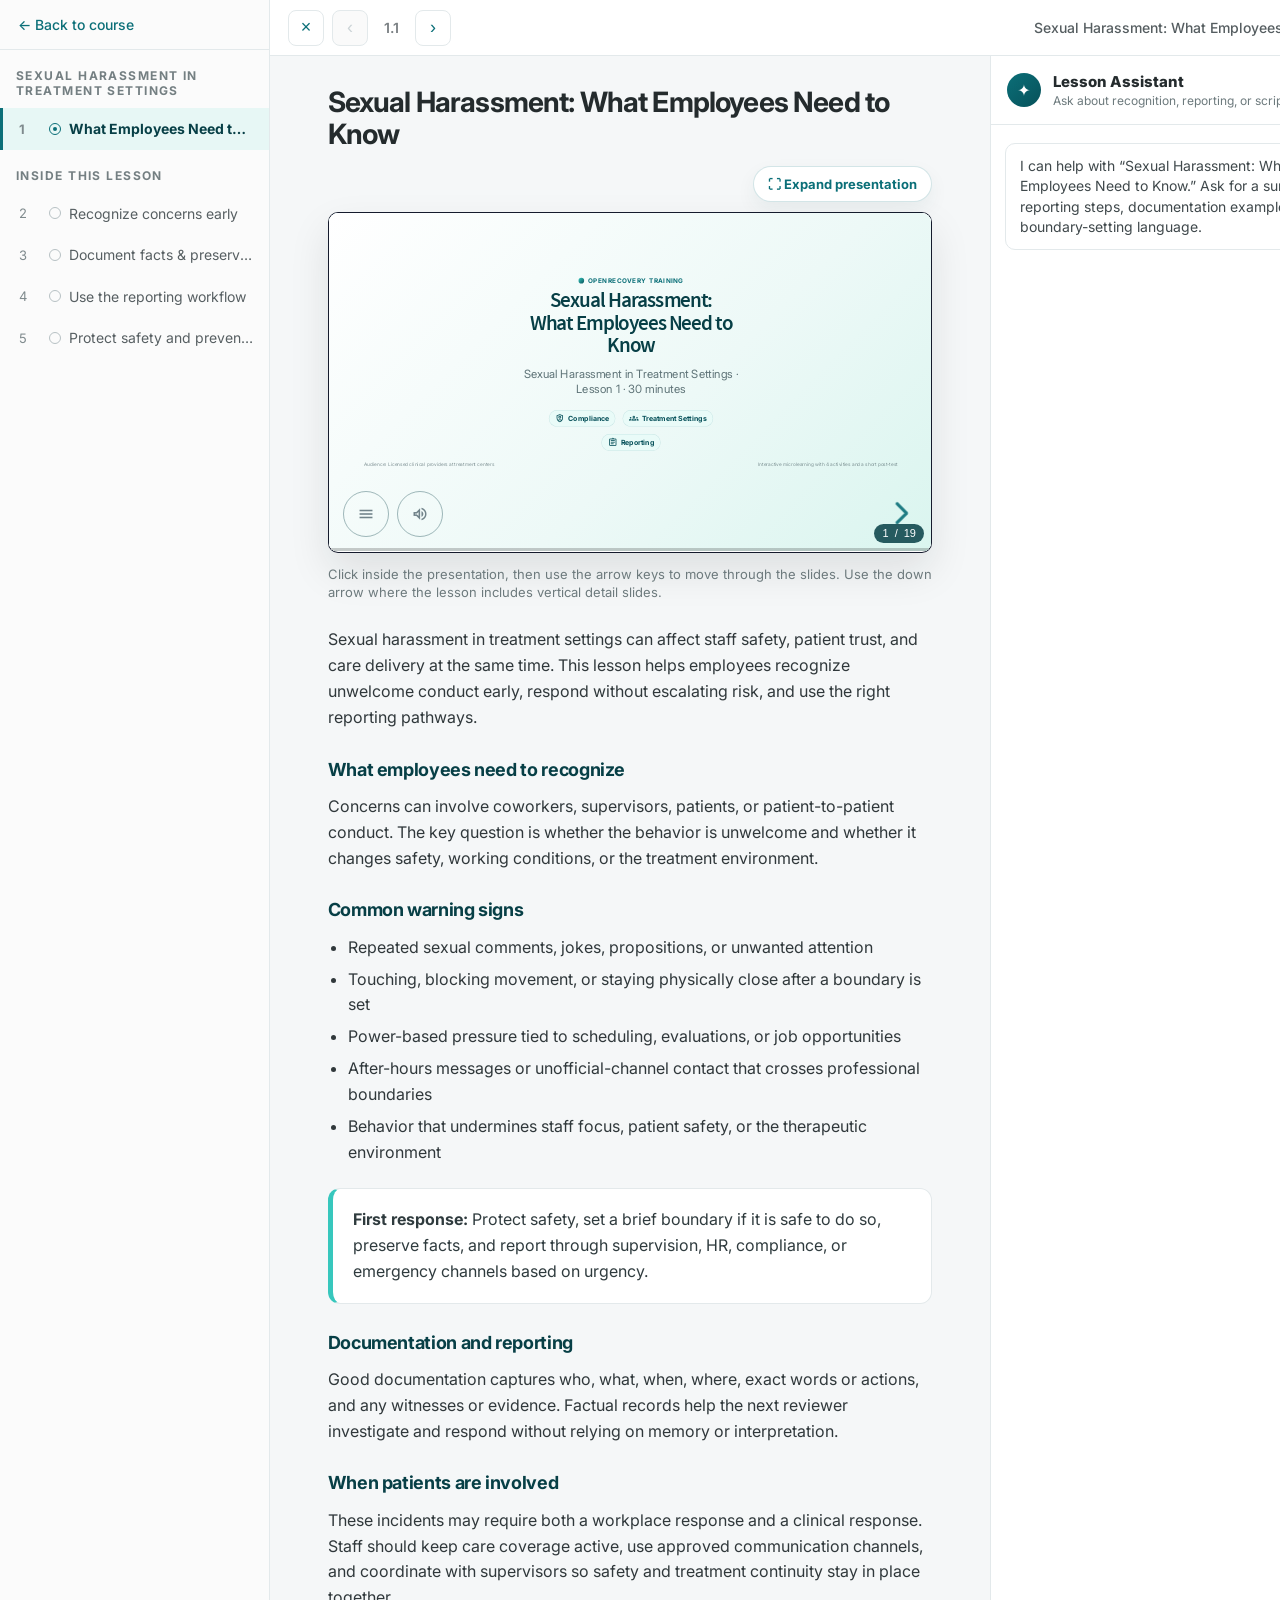
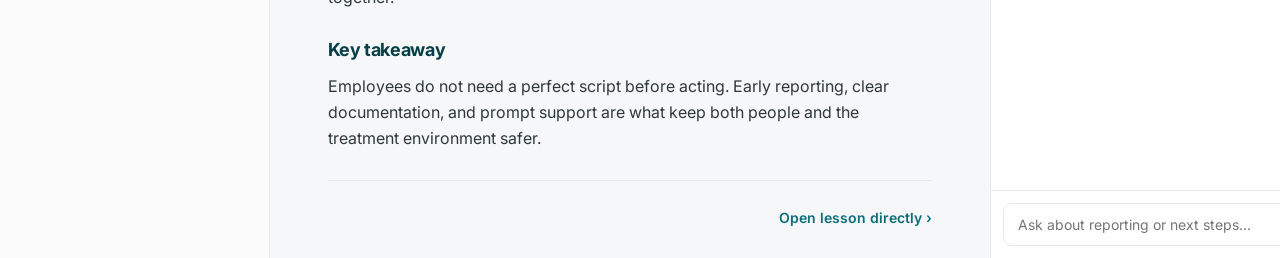
<file: index.html>
<!doctype html>
<html lang="en">
<head>
  <meta charset="utf-8">
  <title>Sexual Harassment: What Employees Need to Know | OpenRecovery LMS Preview</title>
  <meta name="viewport" content="width=device-width, initial-scale=1">

  <link rel="preconnect" href="https://fonts.googleapis.com">
  <link rel="preconnect" href="https://fonts.gstatic.com" crossorigin>
  <link href="https://fonts.googleapis.com/css2?family=Inter:wght@400;500;600;700;800&display=swap" rel="stylesheet">

  <style>
    :root {
      --or-navy: #073f46;
      --or-deep: #07515a;
      --or-teal: #0b6f78;
      --or-aqua: #37c7bd;
      --or-mint: #e9fbf8;
      --or-bg: #f5f7f8;
      --or-panel: #ffffff;
      --or-border: #e3e9eb;
      --or-text: #2e3638;
      --or-muted: #6d7a7d;
      --or-sidebar: #fbfbfb;
      --or-active: #e7f7f5;
      --or-dark: #17172a;
    }

    * {
      box-sizing: border-box;
    }

    body {
      margin: 0;
      font-family: "Inter", system-ui, -apple-system, BlinkMacSystemFont, "Segoe UI", sans-serif;
      background: var(--or-bg);
      color: var(--or-text);
    }

    .app-shell {
      min-height: 100vh;
      display: grid;
      grid-template-columns: 270px minmax(720px, 1fr) 410px;
      grid-template-rows: 56px 1fr;
    }

    .sidebar {
      grid-row: 1 / span 2;
      background: var(--or-sidebar);
      border-right: 1px solid var(--or-border);
      overflow-y: auto;
    }

    .back-link {
      display: block;
      padding: 16px 18px;
      color: var(--or-teal);
      text-decoration: none;
      font-size: 14px;
      font-weight: 500;
      border-bottom: 1px solid var(--or-border);
    }

    .section-label {
      padding: 18px 16px 10px;
      color: #747f82;
      font-size: 12px;
      font-weight: 700;
      letter-spacing: 0.12em;
      text-transform: uppercase;
    }

    .lesson-link {
      display: flex;
      align-items: center;
      gap: 8px;
      padding: 12px 16px;
      text-decoration: none;
      color: #575f62;
      font-size: 14px;
      line-height: 1.25;
      border-left: 3px solid transparent;
    }

    .lesson-link.active {
      background: var(--or-active);
      border-left-color: var(--or-teal);
      color: var(--or-navy);
      font-weight: 700;
    }

    .lesson-num {
      color: #7f8a8d;
      font-size: 13px;
      width: 22px;
      flex: 0 0 auto;
    }

    .lesson-dot {
      width: 12px;
      height: 12px;
      border: 1.5px solid #b7c1c4;
      border-radius: 999px;
      flex: 0 0 auto;
    }

    .lesson-link.active .lesson-dot {
      border-color: var(--or-teal);
      position: relative;
    }

    .lesson-link.active .lesson-dot::after {
      content: "";
      position: absolute;
      inset: 3px;
      border-radius: 999px;
      background: var(--or-teal);
    }

    .lesson-title-small {
      overflow: hidden;
      white-space: nowrap;
      text-overflow: ellipsis;
    }

    .count-pill {
      margin-left: auto;
      min-width: 18px;
      height: 18px;
      border-radius: 999px;
      background: #eef2f3;
      color: #9aa4a7;
      display: inline-grid;
      place-items: center;
      font-size: 11px;
      font-weight: 700;
    }

    .topbar {
      grid-column: 2 / span 2;
      background: var(--or-panel);
      border-bottom: 1px solid var(--or-border);
      display: grid;
      grid-template-columns: auto 1fr auto;
      align-items: center;
      gap: 12px;
      padding: 0 18px;
    }

    .top-left {
      display: flex;
      align-items: center;
      gap: 8px;
    }

    .icon-button {
      width: 36px;
      height: 36px;
      border: 1px solid var(--or-border);
      border-radius: 8px;
      background: white;
      color: var(--or-teal);
      font-size: 18px;
      display: inline-grid;
      place-items: center;
      cursor: pointer;
    }

    .icon-button.disabled {
      color: #cbd3d6;
      cursor: default;
      background: #fafafa;
    }

    .lesson-step {
      color: #797f82;
      font-size: 14px;
      font-weight: 600;
      padding: 0 8px;
    }

    .top-title {
      justify-self: end;
      color: #555d60;
      font-size: 14px;
      font-weight: 500;
    }

    .main {
      grid-column: 2;
      background: var(--or-bg);
      overflow-y: auto;
      padding: 30px 4.5vw 28px;
    }

    .content-wrap {
      max-width: 1040px;
      margin: 0 auto;
    }

    h1 {
      margin: 0 0 24px;
      color: #242b2d;
      font-size: 28px;
      line-height: 1.15;
      letter-spacing: -0.03em;
    }

    .deck-toolbar {
      display: flex;
      justify-content: flex-end;
      align-items: center;
      margin: -8px 0 10px;
    }

    .fullscreen-button {
      display: inline-flex;
      align-items: center;
      gap: 8px;
      border: 1px solid rgba(11, 111, 120, 0.18);
      background: white;
      color: var(--or-teal);
      border-radius: 999px;
      padding: 9px 14px;
      font: inherit;
      font-size: 13px;
      font-weight: 700;
      cursor: pointer;
      box-shadow: 0 8px 20px rgba(7, 63, 70, 0.06);
    }

    .fullscreen-button:hover {
      background: var(--or-mint);
    }

    .deck-frame {
      width: 100%;
      aspect-ratio: 16 / 9;
      background: var(--or-dark);
      border-radius: 10px;
      overflow: hidden;
      box-shadow: 0 18px 40px rgba(19, 25, 27, 0.10);
      border: 1px solid rgba(7, 63, 70, 0.10);
    }

    .deck-frame:fullscreen {
      border-radius: 0;
      width: 100vw;
      height: 100vh;
      background: #000;
    }

    .deck-frame:fullscreen iframe {
      width: 100vw;
      height: 100vh;
    }

    .deck-frame iframe {
      width: 100%;
      height: 100%;
      border: 0;
      display: block;
      background: white;
    }

    .deck-help {
      margin: 12px 0 26px;
      color: var(--or-muted);
      font-size: 13px;
      line-height: 1.4;
    }

    .lesson-body {
      background: transparent;
      font-size: 16px;
      line-height: 1.62;
      color: #30383b;
    }

    .lesson-body p {
      margin: 0 0 16px;
    }

    .lesson-body h2 {
      margin: 24px 0 10px;
      color: var(--or-navy);
      font-size: 18px;
      letter-spacing: -0.02em;
    }

    .lesson-body ul {
      margin: 8px 0 18px 20px;
      padding: 0;
    }

    .lesson-body li {
      margin: 6px 0;
    }

    .callout {
      margin: 22px 0;
      padding: 18px 20px;
      background: #ffffff;
      border: 1px solid var(--or-border);
      border-left: 5px solid var(--or-aqua);
      border-radius: 12px;
      color: #2f3b3e;
    }

    .next-row {
      display: flex;
      justify-content: flex-end;
      padding: 26px 0 0;
      border-top: 1px solid var(--or-border);
      margin-top: 28px;
    }

    .next-link {
      color: var(--or-teal);
      font-size: 14px;
      font-weight: 600;
      text-decoration: none;
    }

    .assistant {
      grid-column: 3;
      background: var(--or-panel);
      border-left: 1px solid var(--or-border);
      overflow: hidden;
      display: grid;
      grid-template-rows: auto 1fr auto;
    }

    .assistant-header {
      display: flex;
      align-items: center;
      gap: 12px;
      padding: 16px;
      border-bottom: 1px solid var(--or-border);
    }

    .assistant-icon {
      width: 34px;
      height: 34px;
      border-radius: 999px;
      background: linear-gradient(135deg, var(--or-teal), var(--or-deep));
      color: white;
      display: grid;
      place-items: center;
      font-weight: 800;
    }

    .assistant-title {
      font-weight: 800;
      color: #242b2d;
      font-size: 15px;
    }

    .assistant-subtitle {
      color: var(--or-muted);
      font-size: 12px;
      margin-top: 2px;
    }

    .assistant-close {
      margin-left: auto;
      border: 0;
      background: transparent;
      font-size: 24px;
      color: #798386;
      cursor: pointer;
    }

    .assistant-body {
      padding: 18px 14px;
    }

    .chat-bubble {
      border: 1px solid var(--or-border);
      border-radius: 10px;
      padding: 12px 14px;
      color: #3f484b;
      font-size: 14px;
      line-height: 1.45;
      background: white;
      max-width: 340px;
    }

    .assistant-input {
      border-top: 1px solid var(--or-border);
      padding: 12px;
      display: flex;
      gap: 10px;
      align-items: center;
    }

    .assistant-input input {
      flex: 1;
      border: 1px solid var(--or-border);
      border-radius: 8px;
      padding: 12px 14px;
      font: inherit;
      font-size: 14px;
      outline: none;
    }

    .mic {
      width: 36px;
      height: 36px;
      border-radius: 8px;
      border: 0;
      background: #16161d;
      color: white;
      cursor: pointer;
    }

    @media (max-width: 1200px) {
      .app-shell {
        grid-template-columns: 250px minmax(0, 1fr);
      }

      .assistant {
        display: none;
      }

      .topbar {
        grid-column: 2;
      }

      .main {
        grid-column: 2;
        padding-left: 5vw;
        padding-right: 5vw;
      }
    }

    @media (max-width: 820px) {
      .app-shell {
        display: block;
      }

      .sidebar {
        display: none;
      }

      .topbar {
        height: 56px;
      }

      .main {
        padding: 24px 18px;
      }

      .top-title {
        display: none;
      }

      h1 {
        font-size: 24px;
      }
    }
  </style>
</head>

<body>
  <div class="app-shell">
    <aside class="sidebar">
      <a class="back-link" href="#">← Back to course</a>

      <div class="section-label">Sexual Harassment in Treatment Settings</div>

      <a class="lesson-link active" href="./presentations/sexual-harassment-in-treatment-settings/lesson-01-what-employees-need-to-know/index.html?v=20260520-1730">
        <span class="lesson-num">1</span>
        <span class="lesson-dot"></span>
        <span class="lesson-title-small">What Employees Need to Know</span>
      </a>

      <div class="section-label">Inside This Lesson</div>

      <a class="lesson-link" href="./presentations/sexual-harassment-in-treatment-settings/lesson-01-what-employees-need-to-know/index.html?v=20260520-1730">
        <span class="lesson-num">2</span>
        <span class="lesson-dot"></span>
        <span class="lesson-title-small">Recognize concerns early</span>
      </a>

      <a class="lesson-link" href="./presentations/sexual-harassment-in-treatment-settings/lesson-01-what-employees-need-to-know/index.html?v=20260520-1730">
        <span class="lesson-num">3</span>
        <span class="lesson-dot"></span>
        <span class="lesson-title-small">Document facts &amp; preserve evidence</span>
      </a>

      <a class="lesson-link" href="./presentations/sexual-harassment-in-treatment-settings/lesson-01-what-employees-need-to-know/index.html?v=20260520-1730">
        <span class="lesson-num">4</span>
        <span class="lesson-dot"></span>
        <span class="lesson-title-small">Use the reporting workflow</span>
      </a>

      <a class="lesson-link" href="./presentations/sexual-harassment-in-treatment-settings/lesson-01-what-employees-need-to-know/index.html?v=20260520-1730">
        <span class="lesson-num">5</span>
        <span class="lesson-dot"></span>
        <span class="lesson-title-small">Protect safety and prevent retaliation</span>
      </a>
    </aside>

    <header class="topbar">
      <div class="top-left">
        <button class="icon-button" aria-label="Close">×</button>
        <button class="icon-button disabled" aria-label="Previous">‹</button>
        <span class="lesson-step">1.1</span>
        <button class="icon-button" aria-label="Next">›</button>
      </div>

      <div></div>

      <div class="top-title">Sexual Harassment: What Employees Need to Know</div>
    </header>

    <main class="main">
      <div class="content-wrap">
        <h1>Sexual Harassment: What Employees Need to Know</h1>

        <div class="deck-toolbar">
          <button class="fullscreen-button" id="fullscreenDeck" type="button">
            ⛶ Expand presentation
          </button>
        </div>

        <div class="deck-frame" id="deckFrame">
          <iframe
            title="Sexual Harassment: What Employees Need to Know slide deck"
            src="./presentations/sexual-harassment-in-treatment-settings/lesson-01-what-employees-need-to-know/index.html?v=20260520-1730"
            allow="autoplay; fullscreen"
            allowfullscreen
          ></iframe>
        </div>

        <p class="deck-help">
          Click inside the presentation, then use the arrow keys to move through the slides. Use the down arrow where the lesson includes vertical detail slides.
        </p>

        <div class="lesson-body">
          <p>
            Sexual harassment in treatment settings can affect staff safety, patient trust, and care delivery at the same time. This lesson helps employees recognize unwelcome conduct early, respond without escalating risk, and use the right reporting pathways.
          </p>

          <h2>What employees need to recognize</h2>
          <p>
            Concerns can involve coworkers, supervisors, patients, or patient-to-patient conduct. The key question is whether the behavior is unwelcome and whether it changes safety, working conditions, or the treatment environment.
          </p>

          <h2>Common warning signs</h2>
          <ul>
            <li>Repeated sexual comments, jokes, propositions, or unwanted attention</li>
            <li>Touching, blocking movement, or staying physically close after a boundary is set</li>
            <li>Power-based pressure tied to scheduling, evaluations, or job opportunities</li>
            <li>After-hours messages or unofficial-channel contact that crosses professional boundaries</li>
            <li>Behavior that undermines staff focus, patient safety, or the therapeutic environment</li>
          </ul>

          <div class="callout">
            <strong>First response:</strong> Protect safety, set a brief boundary if it is safe to do so, preserve facts, and report through supervision, HR, compliance, or emergency channels based on urgency.
          </div>

          <h2>Documentation and reporting</h2>
          <p>
            Good documentation captures who, what, when, where, exact words or actions, and any witnesses or evidence. Factual records help the next reviewer investigate and respond without relying on memory or interpretation.
          </p>

          <h2>When patients are involved</h2>
          <p>
            These incidents may require both a workplace response and a clinical response. Staff should keep care coverage active, use approved communication channels, and coordinate with supervisors so safety and treatment continuity stay in place together.
          </p>

          <h2>Key takeaway</h2>
          <p>
            Employees do not need a perfect script before acting. Early reporting, clear documentation, and prompt support are what keep both people and the treatment environment safer.
          </p>

          <div class="next-row">
            <a class="next-link" href="./presentations/sexual-harassment-in-treatment-settings/lesson-01-what-employees-need-to-know/index.html?v=20260520-1730">Open lesson directly ›</a>
          </div>
        </div>
      </div>
    </main>

    <aside class="assistant">
      <div class="assistant-header">
        <div class="assistant-icon">✦</div>
        <div>
          <div class="assistant-title">Lesson Assistant</div>
          <div class="assistant-subtitle">Ask about recognition, reporting, or scripts</div>
        </div>
        <button class="assistant-close" aria-label="Close assistant">×</button>
      </div>

      <div class="assistant-body">
        <div class="chat-bubble">
          I can help with “Sexual Harassment: What Employees Need to Know.” Ask for a summary, reporting steps, documentation examples, or boundary-setting language.
        </div>
      </div>

      <div class="assistant-input">
        <input type="text" placeholder="Ask about reporting or next steps..." aria-label="Ask about reporting or next steps">
        <button class="mic" aria-label="Voice input">◖</button>
      </div>
    </aside>
  </div>

  <script>
    const deckFrame = document.getElementById("deckFrame");
    const fullscreenButton = document.getElementById("fullscreenDeck");

    fullscreenButton.addEventListener("click", async () => {
      if (!document.fullscreenElement) {
        await deckFrame.requestFullscreen();
        fullscreenButton.textContent = "Esc to exit full screen";
      }
    });

    document.addEventListener("fullscreenchange", () => {
      if (!document.fullscreenElement) {
        fullscreenButton.textContent = "⛶ Expand presentation";
      }
    });
  </script>
</body>
</html>
</file>
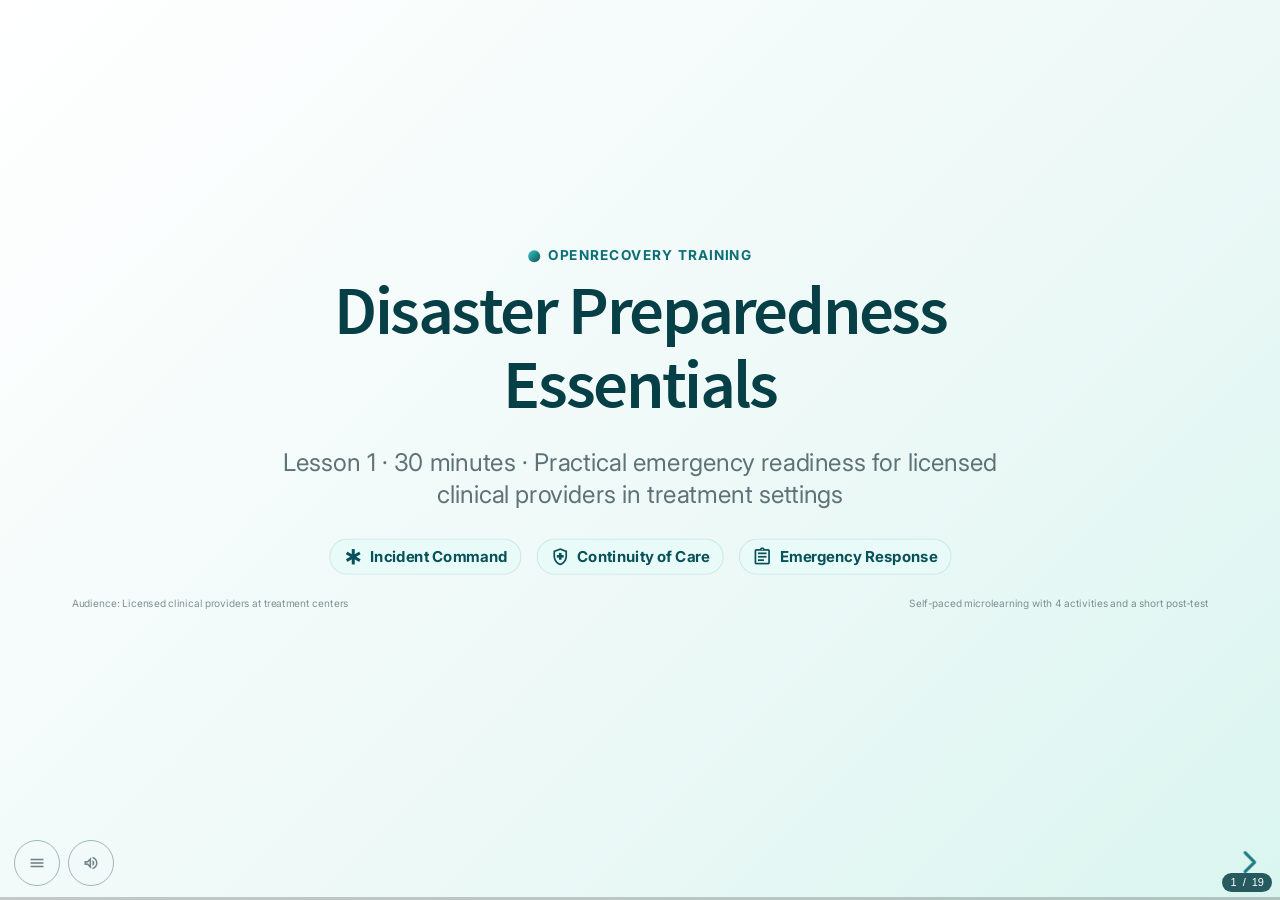
<file: presentations/disaster-preparedness-essentials/lesson-01-disaster-preparedness-essentials/index.html>
<!doctype html>
<html lang="en">
<head>
  <meta charset="utf-8">
  <title>Disaster Preparedness Essentials | OpenRecovery</title>
  <meta name="viewport" content="width=device-width, initial-scale=1.0">

  <link rel="stylesheet" href="../../../core-assets/dist/reveal.css">
  <link rel="stylesheet" href="../../../core-assets/dist/theme/white.css">
  <link rel="stylesheet" href="../../../core-assets/dist/plugin/highlight/monokai.css">

  <link rel="preconnect" href="https://fonts.googleapis.com">
  <link rel="preconnect" href="https://fonts.gstatic.com" crossorigin>
  <link href="https://fonts.googleapis.com/css2?family=Inter:wght@400;500;600;700;800&amp;display=swap" rel="stylesheet">
  <link href="https://fonts.googleapis.com/css2?family=Material+Symbols+Outlined" rel="stylesheet">

  <link rel="stylesheet" href="../../../shared-styles/master.css">
  <link rel="stylesheet" href="../../../shared-styles/lesson-runtime.css">
</head>
<body>
  <div class="reveal">
    <div class="slides">

      <section
        id="lesson-title"
        class="title-slide"
        data-title="Lesson Title"
        data-transition="fade"
        data-background-gradient="linear-gradient(135deg, #ffffff 0%, #edf9f7 58%, #daf5ef 100%)"
      >
        <div class="slide-shell center">
          <div class="title-content">
            <div class="brand-kicker">
              <span class="brand-dot"></span>
              OpenRecovery Training
            </div>

            <h1 class="lesson-title">
              Disaster Preparedness<br>
              Essentials
            </h1>

            <p class="subtitle title-subtitle">
              Lesson 1 &middot; 30 minutes &middot; Practical emergency readiness for licensed clinical providers in treatment settings
            </p>

            <div class="pill-row">
              <span class="pill"><span class="material-symbols-outlined">emergency</span> Incident Command</span>
              <span class="pill"><span class="material-symbols-outlined">health_and_safety</span> Continuity of Care</span>
              <span class="pill"><span class="material-symbols-outlined">assignment</span> Emergency Response</span>
            </div>
          </div>

          <div class="footer-note">
            <span>Audience: Licensed clinical providers at treatment centers</span>
            <span>Self-paced microlearning with 4 activities and a short post-test</span>
          </div>
        </div>
      </section>

      <section id="learning-goals" data-title="Learning Goals" data-transition="fade">
        <div class="slide-shell center">
          <div>
            <div class="brand-kicker">
              <span class="brand-dot"></span>
              By the end of this lesson
            </div>

            <h2>Know your role, protect continuity, and respond in a way the team can build on.</h2>

            <p class="subtitle">
              This lesson focuses on the actions clinical staff can take before, during, and after a real emergency.
            </p>

            <div class="card-grid">
              <div class="card fragment fade-up">
                <span class="material-symbols-outlined icon">account_tree</span>
                <h3>Prepare your role</h3>
                <p>Recognize the core pieces of incident command, continuity planning, emergency supplies, and drill participation.</p>
              </div>

              <div class="card fragment fade-up">
                <span class="material-symbols-outlined icon">patient_list</span>
                <h3>Protect continuity</h3>
                <p>Prioritize high-risk patients, medication continuity, rapid documentation, and clear communication during service disruption.</p>
              </div>

              <div class="card fragment fade-up">
                <span class="material-symbols-outlined icon">fact_check</span>
                <h3>Respond and improve</h3>
                <p>Activate the right plan, document decisions, notify the right partners, and turn lessons learned into better preparedness.</p>
              </div>
            </div>
          </div>
        </div>
      </section>

      <section id="why-preparedness-matters" data-title="Why Preparedness Matters" data-transition="slide">
        <div class="slide-shell">
          <div class="two-column">
            <div class="left">
              <div class="brand-kicker">
                <span class="brand-dot"></span>
                Why this matters
              </div>

              <h2>Preparedness protects patients, staff, and the care environment when conditions change fast.</h2>

              <p class="subtitle" style="margin-left: 0;">
                Disaster preparedness in clinical practice is not a separate administrative project. It is how treatment teams keep essential services moving during natural, technological, and public-health emergencies.
              </p>

              <p class="fragment fade-up"><strong>Patient safety:</strong> high-risk patients can destabilize quickly when medications, mobility support, or behavioral-health services are interrupted.</p>
              <p class="fragment fade-up"><strong>Team coordination:</strong> staff make better decisions when the chain of command, contact points, and quick-reference tools are already clear.</p>
              <p class="fragment fade-up"><strong>Continuity of services:</strong> prepared organizations recover faster because they document decisions, communicate changes, and improve the plan after the event.</p>
            </div>

            <div class="media-panel">
              <div class="media-frame">
                <img src="assets/01-emergency-readiness-team-workflow.webp" alt="Clinical team reviewing an emergency preparedness workflow in a calm treatment-center setting.">
              </div>
              <p class="media-caption">
                Strong preparedness is visible before an incident because the team already knows its roles, resources, and backup workflows.
              </p>
            </div>
          </div>
        </div>
      </section>

      <section id="preparedness-essentials" data-title="Preparedness Essentials" data-transition="slide">
        <div class="slide-shell center">
          <div>
            <div class="brand-kicker">
              <span class="brand-dot"></span>
              Core readiness essentials
            </div>

            <h2>Most frontline preparedness starts with four things you should already know before a real incident.</h2>

            <div class="boundary-spectrum">
              <div class="spectrum-card fragment fade-up">
                <h3>Incident command</h3>
                <p>Know who leads, how decisions are routed, and where to escalate urgent safety or operations problems.</p>
              </div>

              <div class="spectrum-card fragment fade-up">
                <h3>Continuity plan</h3>
                <p>Know your role in the continuity of operations plan if space, staffing, communications, or systems are disrupted.</p>
              </div>

              <div class="spectrum-card fragment fade-up">
                <h3>Supplies and procedures</h3>
                <p>Know the location of emergency supplies plus evacuation, shelter-in-place, and alternate-site procedures.</p>
              </div>

              <div class="spectrum-card fragment fade-up">
                <h3>Contacts and drills</h3>
                <p>Keep on-call leadership and partner contacts accessible, and use drills and checklists to reduce hesitation in the moment.</p>
              </div>
            </div>
          </div>
        </div>
      </section>

      <section id="incident-command-and-coop" data-title="Incident Command And COOP" data-transition="fade">
        <div class="slide-shell">
          <div class="two-column">
            <div class="left">
              <div class="brand-kicker">
                <span class="brand-dot"></span>
                Role clarity first
              </div>

              <h2>When an incident starts, do not invent a new chain of command.</h2>

              <p class="fragment fade-up"><strong>Incident command:</strong> follow the designated reporting structure so decisions stay coordinated instead of fragmented.</p>
              <p class="fragment fade-up"><strong>Continuity of operations plan:</strong> know how your role shifts if the facility loses space, staffing, power, communications, or normal clinical workflow.</p>
              <p class="fragment fade-up"><strong>Practical habit:</strong> keep quick access to emergency contacts, your escalation path, and the specific tasks your role owns during disruption.</p>
            </div>

            <div class="quote-box">
              <div class="brand-kicker" style="color: var(--or-mint);">
                <span class="brand-dot"></span>
                Practical rule
              </div>

              <h2>
                In the first minutes of a crisis, clarity beats improvisation.
              </h2>

              <p class="muted fragment fade-up">
                If staff skip the plan and bypass command channels, small disruptions can become larger continuity and safety failures.
              </p>
            </div>
          </div>
        </div>
      </section>

      <section id="activity-first-five-minutes" data-title="Activity 1: The First Five Minutes" data-transition="fade">
        <div class="slide-shell">
          <div class="scenario">
            <div class="scenario-label">Activity 1</div>
            <h2 style="margin-top: 10px;">In the first five minutes, what should you rely on first?</h2>
            <p>
              A severe storm interrupts power at your treatment center. Backup systems are starting, phones are inconsistent, and several patients need medications or mobility support within the hour.
            </p>

            <div class="script-box">
              <p class="fragment fade-up"><strong>Question 1:</strong> Who is the first internal lead or channel you should report to?</p>
              <p class="fragment fade-up"><strong>Question 2:</strong> Which continuity or emergency plan should guide your next steps?</p>
              <p class="fragment fade-up"><strong>Question 3:</strong> What task should you avoid improvising on your own if the chain of command already covers it?</p>
            </div>
          </div>
        </div>
      </section>

      <section id="patient-continuity-priorities" data-title="Patient Continuity Priorities" data-transition="slide">
        <div class="slide-shell center">
          <div>
            <div class="brand-kicker">
              <span class="brand-dot"></span>
              Continuity priorities
            </div>

            <h2>Protect the patients who are most likely to be harmed by disruption first.</h2>

            <div class="card-grid">
              <div class="card fragment fade-up">
                <span class="material-symbols-outlined icon">priority_high</span>
                <h3>Identify high-risk patients</h3>
                <p>Pay quick attention to medication-dependent patients, people with mobility limits, and anyone at elevated behavioral-health or safety risk.</p>
              </div>

              <div class="card fragment fade-up">
                <span class="material-symbols-outlined icon">medication</span>
                <h3>Preserve medication continuity</h3>
                <p>Know what must stay available, what requires temperature control, and what backup process is used when normal systems are down.</p>
              </div>

              <div class="card fragment fade-up">
                <span class="material-symbols-outlined icon">route</span>
                <h3>Stabilize the care path</h3>
                <p>Clarify whether the patient stays in place, moves to an alternate site, switches to telehealth, or needs transfer support.</p>
              </div>
            </div>
          </div>
        </div>
      </section>

      <section id="medication-and-documentation-continuity" data-title="Medication And Documentation Continuity" data-transition="fade">
        <div class="slide-shell">
          <div class="two-column">
            <div class="left">
              <div class="brand-kicker">
                <span class="brand-dot"></span>
                Keep care moving
              </div>

              <h2>Have a fast backup for patient essentials when normal workflow is interrupted.</h2>

              <p class="fragment fade-up"><strong>Medication continuity:</strong> know where critical medications are, how temperature-sensitive items are protected, and who can authorize emergency workarounds.</p>
              <p class="fragment fade-up"><strong>Rapid documentation:</strong> use paper or grab-and-go tools that capture patient identity, medications, allergies, safety concerns, and destination if systems are unstable.</p>
              <p class="fragment fade-up"><strong>Simple goal:</strong> preserve enough trusted information to continue care safely even if the full system is not immediately available.</p>
            </div>

            <div class="media-panel">
              <div class="media-frame">
                <img src="assets/02-high-risk-patient-continuity.webp" alt="Clinician organizing high-risk patient continuity details, medications, and rapid documentation tools during an emergency response.">
              </div>
              <p class="media-caption">
                Prepared teams know which patient details must travel first when normal systems are delayed or temporarily unavailable.
              </p>
            </div>
          </div>
        </div>
      </section>

      <section id="communication-and-alternate-care" data-title="Communication And Alternate Care" data-transition="fade">
        <div class="slide-shell">
          <div class="two-column">
            <div class="left">
              <div class="brand-kicker">
                <span class="brand-dot"></span>
                Communicate the change
              </div>

              <h2>Patients and families need clear, calm instructions when services shift.</h2>

              <p class="fragment fade-up"><strong>Explain what changed:</strong> tell patients whether care is delayed, moved, virtual, or operating under modified procedures.</p>
              <p class="fragment fade-up"><strong>Keep the next step concrete:</strong> share where to go, who will call next, and how urgent concerns should be escalated.</p>
              <p class="fragment fade-up"><strong>Protect confidentiality:</strong> even in an emergency, use appropriate channels and share only what is needed for safety, treatment, and coordination.</p>
            </div>

            <div class="media-panel">
              <div class="media-frame">
                <img src="assets/03-service-disruption-patient-communication.webp" alt="Clinician communicating alternate-site or telehealth care changes to a patient and family in a calm, organized way.">
              </div>
              <p class="media-caption">
                Service changes are easier to tolerate when patients hear a clear plan, a safe contact path, and realistic follow-up expectations.
              </p>
            </div>
          </div>
        </div>
      </section>

      <section id="activity-triage-continuity" data-title="Activity 2: Triage For Continuity" data-transition="fade">
        <div class="slide-shell">
          <div>
            <div class="scenario">
              <div class="scenario-label">Activity 2</div>
              <h2 style="margin-top: 10px;">A service disruption is unfolding. Which continuity move comes first?</h2>
              <p>
                Smoke from a nearby wildfire closes part of the facility. You need to prioritize your first continuity actions while the team shifts to backup workflow.
              </p>
            </div>

            <div class="card-grid" style="margin-top: 20px;">
              <div class="card">
                <h3>Patient A</h3>
                <p>Needs refrigerated medication and a same-day dose schedule.</p>
                <p class="fragment fade-up muted"><strong>Priority:</strong> Protect medication access and storage immediately.</p>
              </div>

              <div class="card">
                <h3>Patient B</h3>
                <p>Uses mobility supports and may need help moving to an alternate space.</p>
                <p class="fragment fade-up muted"><strong>Priority:</strong> Confirm safe movement, destination, and assistance needs.</p>
              </div>

              <div class="card">
                <h3>Patient C</h3>
                <p>Is distressed about a canceled visit and needs a clear follow-up path.</p>
                <p class="fragment fade-up muted"><strong>Priority:</strong> Communicate the new care plan and contact method quickly.</p>
              </div>
            </div>
          </div>
        </div>
      </section>

      <section id="privacy-during-emergencies" data-title="Privacy During Emergencies" data-transition="slide">
        <div class="slide-shell center">
          <div>
            <div class="brand-kicker">
              <span class="brand-dot"></span>
              Privacy still matters
            </div>

            <h2>An emergency can change the channel and the pace, but it does not erase privacy judgment.</h2>

            <div class="card-grid two">
              <div class="card fragment fade-up">
                <span class="material-symbols-outlined icon">check_circle</span>
                <h3>Share what supports safety and continuity</h3>
                <p>Provide the patient details needed for treatment, transfer, public-health coordination, or approved emergency operations.</p>
              </div>

              <div class="card fragment fade-up">
                <span class="material-symbols-outlined icon">visibility_off</span>
                <h3>Still slow down before oversharing</h3>
                <p>Use appropriate channels, avoid casual disclosure, and limit information to what the situation actually requires.</p>
              </div>
            </div>

            <p class="muted" style="margin-top: 20px; font-size: 0.5em;">
              During emergencies, follow organizational privacy guidance and applicable reporting rules while supporting urgent care and operational coordination.
            </p>
          </div>
        </div>
      </section>

      <section id="incident-response-workflow" data-title="Incident Response Workflow" data-transition="slide">
        <div class="slide-shell">
          <div class="two-column">
            <div class="left">
              <div class="brand-kicker">
                <span class="brand-dot"></span>
                When the incident is active
              </div>

              <h2>Activate the plan, contain what you can, and leave a usable decision trail.</h2>

              <div class="card-grid two" style="margin-top: 18px;">
                <div class="card fragment fade-up">
                  <h3>1. Activate the plan</h3>
                  <p>Move through incident command and continuity procedures instead of treating the disruption as an isolated one-off problem.</p>
                </div>

                <div class="card fragment fade-up">
                  <h3>2. Follow safety protocols</h3>
                  <p>Protect people first, contain immediate hazards, and stabilize the environment as directed.</p>
                </div>

                <div class="card fragment fade-up">
                  <h3>3. Document decisions</h3>
                  <p>Record what happened, who made the call, what changed in care delivery, and what information still needs follow-up.</p>
                </div>

                <div class="card fragment fade-up">
                  <h3>4. Notify the right partners</h3>
                  <p>Bring in designated leadership, external agencies, and community partners when the event crosses those thresholds.</p>
                </div>
              </div>
            </div>

            <div class="media-panel">
              <div class="media-frame">
                <img src="assets/04-incident-command-response.webp" alt="Clinical leaders coordinating incident command, documentation, and safety response during a facility emergency.">
              </div>
              <p class="media-caption">
                Strong response work is organized enough that other teams can step in, continue the plan, and audit what happened later.
              </p>
            </div>
          </div>
        </div>
      </section>

      <section id="activity-report-the-incident" data-title="Activity 3: Report The Incident" data-transition="fade">
        <div class="slide-shell">
          <div class="scenario">
            <div class="scenario-label">Activity 3</div>
            <h2 style="margin-top: 10px;">A critical facility problem appears. What is the next best move?</h2>
            <p>
              Water intrusion reaches a medication storage area. Phone service is unreliable, one refrigerator alarm is sounding, and staff are already moving patients away from the affected zone.
            </p>

            <div class="card-grid two" style="margin-top: 20px;">
              <div class="card fragment fade-up">
                <h3>Common but risky response</h3>
                <p>Handle the storage problem quietly first, then decide later whether leadership needs to know once the team is less busy.</p>
              </div>

              <div class="card fragment fade-up">
                <h3>Safer response</h3>
                <p>Follow safety protocols, activate the right command channel, document the situation, and notify the leads who own medication, facilities, and incident coordination.</p>
              </div>
            </div>
          </div>
        </div>
      </section>

      <section id="community-partner-coordination" data-title="Community Partner Coordination" data-transition="slide">
        <div class="slide-shell center">
          <div>
            <div class="brand-kicker">
              <span class="brand-dot"></span>
              Coordinate outward
            </div>

            <h2>Some incidents require support beyond your building.</h2>

            <div class="card-grid">
              <div class="card fragment fade-up">
                <span class="material-symbols-outlined icon">apartment</span>
                <h3>Emergency management</h3>
                <p>Coordinate with local emergency management when sheltering, transfer, transportation, or facility-impact decisions extend beyond normal operations.</p>
              </div>

              <div class="card fragment fade-up">
                <span class="material-symbols-outlined icon">public</span>
                <h3>Public health</h3>
                <p>In public-health events or community disruptions, follow the reporting and coordination path your organization uses with public-health authorities.</p>
              </div>

              <div class="card fragment fade-up">
                <span class="material-symbols-outlined icon">diversity_3</span>
                <h3>Behavioral health and recovery partners</h3>
                <p>Use trusted community partners when patients need alternate supports, transfer coordination, or recovery-oriented services during displacement.</p>
              </div>
            </div>
          </div>
        </div>
      </section>

      <section id="after-action-review" data-title="After-Action Review" data-transition="fade">
        <div class="slide-shell">
          <div class="two-column">
            <div class="left">
              <div class="brand-kicker">
                <span class="brand-dot"></span>
                Improvement work
              </div>

              <h2>Preparedness gets stronger only if the team studies what actually happened.</h2>

              <p class="fragment fade-up"><strong>Capture the gaps:</strong> note supply problems, communication failures, staffing issues, and unclear responsibilities while the details are still fresh.</p>
              <p class="fragment fade-up"><strong>Update the tools:</strong> revise checklists, contacts, medication workflows, training, and continuity procedures based on the event or drill.</p>
              <p class="fragment fade-up"><strong>Close the loop:</strong> after-action review matters most when it changes the next drill, the next shift handoff, and the next real response.</p>
            </div>

            <div class="media-panel">
              <div class="media-frame">
                <img src="assets/05-after-action-improvement-review.webp" alt="Clinical team reviewing lessons learned, checklist updates, and preparedness improvements after an emergency event or drill.">
              </div>
              <p class="media-caption">
                The review is not just about what failed. It shows what worked, what was missing, and what should change before the next event.
              </p>
            </div>
          </div>
        </div>
      </section>

      <section id="activity-turn-lessons-into-updates" data-title="Activity 4: Turn Lessons Into Updates" data-transition="fade">
        <div class="slide-shell">
          <div>
            <div class="scenario">
              <div class="scenario-label">Activity 4</div>
              <h2 style="margin-top: 10px;">A drill exposed three weak spots. Which update should make the final improvement plan?</h2>
              <p>
                During a tabletop exercise, the team found an outdated on-call contact list, confusion about where paper downtime forms were stored, and no clear backup for temperature-sensitive medications.
              </p>
            </div>

            <div class="card-grid" style="margin-top: 20px;">
              <div class="card">
                <h3>Contact-list fix</h3>
                <p>Update the leadership and partner contact list, confirm access, and assign an owner to keep it current.</p>
              </div>

              <div class="card">
                <h3>Downtime-form fix</h3>
                <p>Standardize where rapid documentation tools live and confirm staff can find them without guesswork.</p>
              </div>

              <div class="card">
                <h3>Medication backup fix</h3>
                <p>Clarify refrigeration backup, monitoring, and who makes emergency continuity decisions for critical medications.</p>
              </div>
            </div>

            <p class="muted fragment fade-up" style="margin-top: 18px;">
              Best lesson: the improvement plan should include all three, with owners and follow-through, because each gap threatens continuity in a different way.
            </p>
          </div>
        </div>
      </section>

      <section id="short-post-test" data-title="Short Post-Test" data-transition="fade">
        <div class="slide-shell center">
          <div>
            <div class="brand-kicker">
              <span class="brand-dot"></span>
              Short post-test
            </div>

            <h2>Use these four checks to confirm the core habits from the lesson.</h2>

            <div class="card-grid two">
              <div class="card">
                <h3>1. What should guide the first internal response?</h3>
                <p>The incident command structure and the continuity plan.</p>
              </div>

              <div class="card">
                <h3>2. Which patients should you think about first?</h3>
                <p>People with the highest safety, medication, mobility, or behavioral-health continuity risk.</p>
              </div>

              <div class="card">
                <h3>3. Does an emergency erase privacy obligations?</h3>
                <p>No. Share what the situation requires through appropriate channels and avoid unnecessary disclosure.</p>
              </div>

              <div class="card">
                <h3>4. What makes after-action review useful?</h3>
                <p>Turning lessons into updated checklists, contacts, supplies, training, and continuity procedures.</p>
              </div>
            </div>
          </div>
        </div>
      </section>

      <section id="resources" data-title="Resources" data-transition="slide">
        <div class="slide-shell">
          <div>
            <div class="brand-kicker">
              <span class="brand-dot"></span>
              Official resources
            </div>

            <h2>Keep these sources close when you need training guidance, healthcare readiness references, or disaster behavioral health support.</h2>

            <div class="card-grid two" style="margin-top: 18px;">
              <div class="card">
                <h3>FEMA Emergency Management Institute</h3>
                <p>Preparedness training and independent-study resources for emergency management roles.</p>
                <p style="font-size: 0.48em; margin-top: 14px;"><a href="https://www.fema.gov/node/emergency-management-institute" target="_blank" rel="noreferrer noopener">Open FEMA EMI</a></p>
              </div>

              <div class="card">
                <h3>HHS ASPR Health Care Readiness</h3>
                <p>Healthcare preparedness, partnerships, and response-capability guidance.</p>
                <p style="font-size: 0.48em; margin-top: 14px;"><a href="https://aspr.hhs.gov/HealthCareReadiness/Pages/default.aspx" target="_blank" rel="noreferrer noopener">Open ASPR Health Care Readiness</a></p>
              </div>

              <div class="card">
                <h3>CDC Emergency Preparedness and Response</h3>
                <p>Public-health emergency guidance, updates, and response resources.</p>
                <p style="font-size: 0.48em; margin-top: 14px;"><a href="https://www.cdc.gov/emergency/index.html?cid=EPRhomepage" target="_blank" rel="noreferrer noopener">Open CDC Emergency Preparedness</a></p>
              </div>

              <div class="card">
                <h3>CDC Emergency Water Supply Planning Guide</h3>
                <p>Healthcare facility planning guidance for water disruption and operational continuity.</p>
                <p style="font-size: 0.48em; margin-top: 14px;"><a href="https://www.cdc.gov/water-emergency/hcp/toolkit/index.html" target="_blank" rel="noreferrer noopener">Open the CDC guide</a></p>
              </div>

              <div class="card">
                <h3>Joint Commission Emergency Readiness</h3>
                <p>Emergency management standards, continuity expectations, and resiliency guidance for hospitals.</p>
                <p style="font-size: 0.48em; margin-top: 14px;"><a href="https://www.jointcommission.org/en-us/standards/national-performance-goals/emergency-readiness" target="_blank" rel="noreferrer noopener">Open Joint Commission guidance</a></p>
              </div>

              <div class="card">
                <h3>SAMHSA Disaster Behavioral Health</h3>
                <p>Behavioral health preparedness, response, recovery, and mitigation resources.</p>
                <p style="font-size: 0.48em; margin-top: 14px;"><a href="https://www.samhsa.gov/mental-health/disaster-preparedness" target="_blank" rel="noreferrer noopener">Open SAMHSA disaster resources</a></p>
              </div>
            </div>
          </div>
        </div>
      </section>

      <section
        id="key-takeaways"
        class="dark-slide key-takeaways-slide"
        data-title="Key Takeaways"
        data-transition="slide"
        data-background="linear-gradient(135deg, #073f46 0%, #0b6f78 58%, #37c7bd 100%)"
      >
        <div class="slide-shell center">
          <div class="takeaway-content">
            <div class="brand-kicker">
              <span class="brand-dot"></span>
              Key takeaways
            </div>

            <h2>Preparedness is a daily readiness habit, not a once-a-year document.</h2>

            <ul class="takeaway-list">
              <li>
                <span class="material-symbols-outlined">account_tree</span>
                <span>Know the command path, continuity plan, emergency procedures, and contact tools before the incident begins.</span>
              </li>
              <li>
                <span class="material-symbols-outlined">patient_list</span>
                <span>Prioritize high-risk patients, medication continuity, rapid documentation, and clear communication when services are disrupted.</span>
              </li>
              <li>
                <span class="material-symbols-outlined">warning</span>
                <span>During active incidents, activate the plan, follow safety protocols, document decisions, and notify the right internal and external partners.</span>
              </li>
              <li>
                <span class="material-symbols-outlined">autorenew</span>
                <span>After-action review is what turns drills and real events into stronger checklists, training, supplies, and continuity systems.</span>
              </li>
            </ul>
          </div>
        </div>
      </section>

    </div>
  </div>

  <script src="../../../core-assets/dist/reveal.js"></script>
  <script src="../../../core-assets/dist/plugin/notes.js"></script>
  <script src="../../../core-assets/dist/plugin/search.js"></script>
  <script src="../../../core-assets/dist/plugin/zoom.js"></script>
  <script src="../../../shared-runtime/lesson-runtime.js"></script>
  <script>
    window.OpenRecoveryLessonRuntime.init();
  </script>
</body>
</html>
</file>
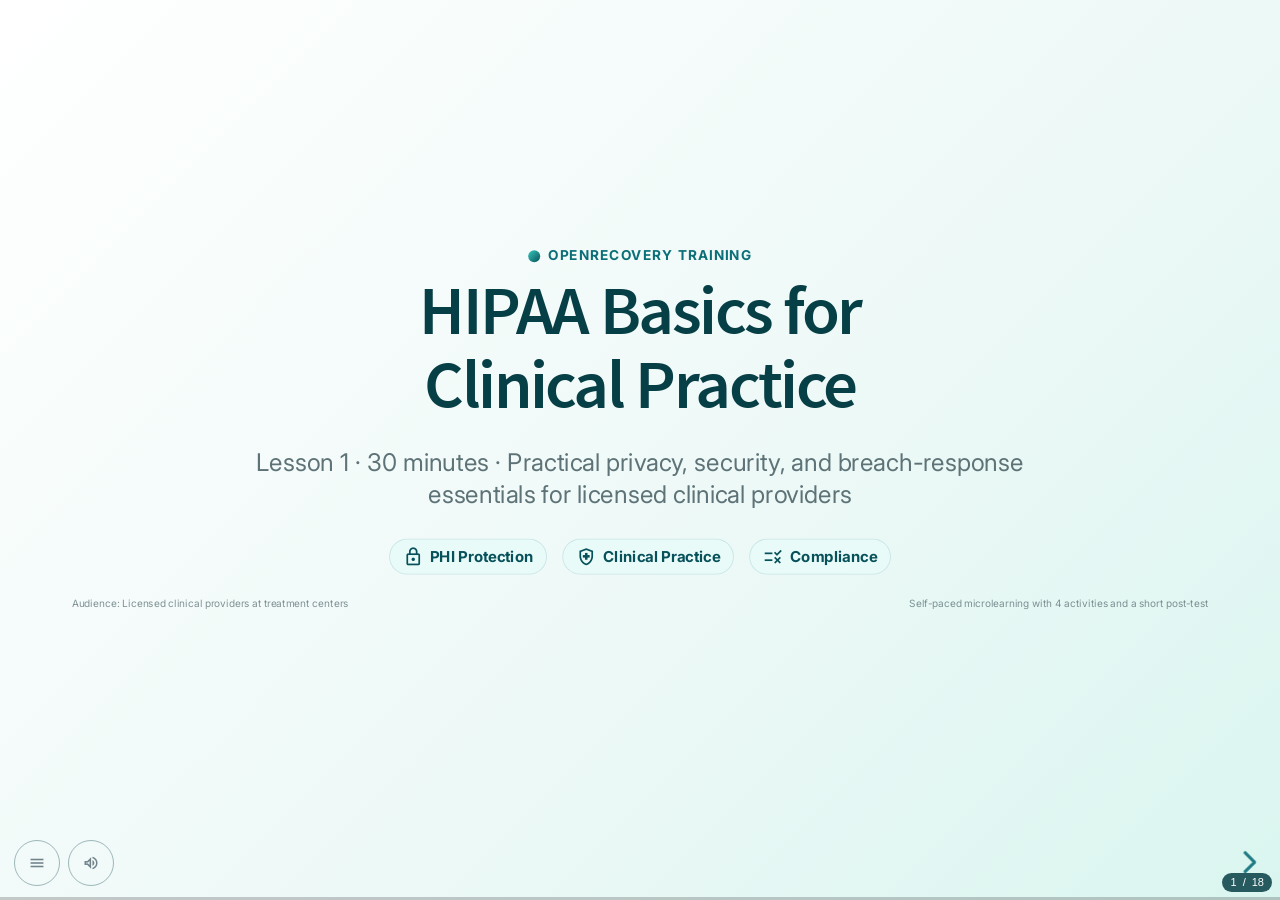
<file: presentations/hipaa-basics-for-clinical-practice/lesson-01-hipaa-basics-for-clinical-practice/index.html>
<!doctype html>
<html lang="en">
<head>
  <meta charset="utf-8">
  <title>HIPAA Basics for Clinical Practice | OpenRecovery</title>
  <meta name="viewport" content="width=device-width, initial-scale=1.0">

  <link rel="stylesheet" href="../../../core-assets/dist/reveal.css">
  <link rel="stylesheet" href="../../../core-assets/dist/theme/white.css">
  <link rel="stylesheet" href="../../../core-assets/dist/plugin/highlight/monokai.css">

  <link rel="preconnect" href="https://fonts.googleapis.com">
  <link rel="preconnect" href="https://fonts.gstatic.com" crossorigin>
  <link href="https://fonts.googleapis.com/css2?family=Inter:wght@400;500;600;700;800&amp;display=swap" rel="stylesheet">
  <link href="https://fonts.googleapis.com/css2?family=Material+Symbols+Outlined" rel="stylesheet">

  <link rel="stylesheet" href="../../../shared-styles/master.css?v=20260520-1730">
  <link rel="stylesheet" href="../../../shared-styles/lesson-runtime.css">
</head>
<body>
  <div class="reveal">
    <div class="slides">

      <section
        id="lesson-title"
        class="title-slide"
        data-title="Lesson Title"
        data-transition="fade"
        data-background-gradient="linear-gradient(135deg, #ffffff 0%, #edf9f7 58%, #daf5ef 100%)"
      >
        <div class="slide-shell center">
          <div class="title-content">
            <div class="brand-kicker">
              <span class="brand-dot"></span>
              OpenRecovery Training
            </div>

            <h1 class="lesson-title">
              HIPAA Basics for<br>
              Clinical Practice
            </h1>

            <p class="subtitle title-subtitle">
              Lesson 1 &middot; 30 minutes &middot; Practical privacy, security, and breach-response essentials for licensed clinical providers
            </p>

            <div class="pill-row">
              <span class="pill"><span class="material-symbols-outlined">lock</span> PHI Protection</span>
              <span class="pill"><span class="material-symbols-outlined">health_and_safety</span> Clinical Practice</span>
              <span class="pill"><span class="material-symbols-outlined">rule</span> Compliance</span>
            </div>
          </div>

          <div class="footer-note">
            <span>Audience: Licensed clinical providers at treatment centers</span>
            <span>Self-paced microlearning with 4 activities and a short post-test</span>
          </div>
        </div>
      </section>

      <section id="learning-goals" data-title="Learning Goals" data-transition="fade">
        <div class="slide-shell center">
          <div>
            <div class="brand-kicker">
              <span class="brand-dot"></span>
              By the end of this lesson
            </div>

            <h2>Know what you can share, how to protect it, and when to escalate.</h2>

            <p class="subtitle">
              This lesson is designed for day-to-day clinical workflow, not just policy recall.
            </p>

            <div class="card-grid">
              <div class="card fragment fade-up">
                <span class="material-symbols-outlined icon">badge</span>
                <h3>Recognize PHI</h3>
                <p>Identify what counts as protected health information and which organizations the HIPAA rules apply to.</p>
              </div>

              <div class="card fragment fade-up">
                <span class="material-symbols-outlined icon">share_reviews</span>
                <h3>Share safely</h3>
                <p>Use treatment, payment, and operations rules correctly while applying minimum-necessary thinking and basic safeguards.</p>
              </div>

              <div class="card fragment fade-up">
                <span class="material-symbols-outlined icon">report</span>
                <h3>Respond clearly</h3>
                <p>Contain suspected breaches, document facts, and route unusual requests or overlapping laws to the right privacy leads.</p>
              </div>
            </div>
          </div>
        </div>
      </section>

      <section id="why-hipaa-matters" data-title="Why HIPAA Matters" data-transition="slide">
        <div class="slide-shell">
          <div class="two-column">
            <div class="left">
              <div class="brand-kicker">
                <span class="brand-dot"></span>
                Why this matters
              </div>

              <h2>Privacy practice protects patient dignity, team trust, and clinical workflow.</h2>

              <p class="subtitle" style="margin-left: 0;">
                HIPAA is not only about avoiding penalties. In treatment settings, it helps patients trust the care environment and helps clinicians work with clarity about what can be shared.
              </p>

              <p class="fragment fade-up"><strong>Patient dignity:</strong> protected information should not travel farther than it needs to.</p>
              <p class="fragment fade-up"><strong>Clinical trust:</strong> confident privacy practice supports honest treatment conversations and continuity of care.</p>
              <p class="fragment fade-up"><strong>Operational safety:</strong> secure habits reduce preventable breaches, rushed workarounds, and uncertainty during unusual requests.</p>
            </div>

            <div class="media-panel">
              <div class="media-frame">
                <img src="assets/01-secure-clinical-team-workflow.webp" alt="Clinical team reviewing secure patient workflow practices in a calm treatment-center setting.">
              </div>
              <p class="media-caption">
                Strong privacy habits feel ordinary, visible, and consistent across the team.
              </p>
            </div>
          </div>
        </div>
      </section>

      <section id="phi-and-coverage" data-title="PHI And Coverage" data-transition="fade">
        <div class="slide-shell">
          <div class="two-column">
            <div class="left">
              <div class="brand-kicker">
                <span class="brand-dot"></span>
                Start with the basics
              </div>

              <h2>PHI is broader than the chart alone.</h2>

              <div class="card-grid two" style="margin-top: 18px;">
                <div class="card fragment fade-up">
                  <h3>What counts as PHI</h3>
                  <p>Individually identifiable health information in verbal, paper, or electronic form.</p>
                </div>

                <div class="card fragment fade-up">
                  <h3>Who HIPAA covers</h3>
                  <p>Covered entities and their business associates that create, receive, use, or maintain protected health information.</p>
                </div>
              </div>

              <p class="fragment fade-up" style="margin-top: 18px;">
                In real workflow, think beyond the EHR: shift reports, printed schedules, portal messages, billing details, voicemails, screenshots, and hallway conversations can all involve PHI.
              </p>
            </div>

            <div class="quote-box">
              <div class="brand-kicker" style="color: var(--or-mint);">
                <span class="brand-dot"></span>
                Practical rule
              </div>

              <h2>
                If the information identifies a person and relates to health, care, or payment, treat it like PHI unless policy says otherwise.
              </h2>

              <p class="muted fragment fade-up">
                That mindset makes it easier to slow down before talking, forwarding, printing, or uploading patient information.
              </p>
            </div>
          </div>
        </div>
      </section>

      <section id="permitted-sharing-vs-authorization" data-title="Permitted Sharing Vs Authorization" data-transition="slide">
        <div class="slide-shell">
          <div>
            <div class="brand-kicker">
              <span class="brand-dot"></span>
              Sharing rules
            </div>

            <h2>Some sharing is built into care. Some sharing needs extra permission or extra review.</h2>

            <div class="card-grid two">
              <div class="card fragment fade-up">
                <span class="material-symbols-outlined icon">lan</span>
                <h3>Usually permitted without separate authorization</h3>
                <p>Treatment handoffs, payment activity, and healthcare operations can be allowed without a new patient signature when they fit HIPAA and your organization’s policy.</p>
              </div>

              <div class="card fragment fade-up">
                <span class="material-symbols-outlined icon">description</span>
                <h3>Pause for written authorization or extra review</h3>
                <p>Psychotherapy notes, most marketing disclosures, sale of PHI, and unusual outside requests should trigger extra caution before anything is released.</p>
              </div>
            </div>

            <p class="muted" style="margin-top: 24px; font-size: 0.5em;">
              HHS guidance says the minimum-necessary standard generally does not apply to disclosures to or requests by healthcare providers for treatment purposes, but it still matters for payment, operations, and many other disclosures.
            </p>
          </div>
        </div>
      </section>

      <section id="minimum-necessary" data-title="Minimum Necessary" data-transition="slide">
        <div class="slide-shell center">
          <div>
            <div class="brand-kicker">
              <span class="brand-dot"></span>
              Daily judgment check
            </div>

            <h2>Share enough to do the job, not everything you have.</h2>

            <p class="subtitle">
              When treatment does not drive the exchange, use a simple three-question filter before disclosing PHI.
            </p>

            <div class="card-grid">
              <div class="card fragment fade-up">
                <span class="material-symbols-outlined icon">help</span>
                <h3>Why is it needed?</h3>
                <p>Name the purpose first: treatment, payment, operations, safety, or something that needs policy review.</p>
              </div>

              <div class="card fragment fade-up">
                <span class="material-symbols-outlined icon">tune</span>
                <h3>What is the least needed?</h3>
                <p>Limit the disclosure to the smallest useful set of facts instead of defaulting to the whole chart.</p>
              </div>

              <div class="card fragment fade-up">
                <span class="material-symbols-outlined icon">verified_user</span>
                <h3>Who is receiving it?</h3>
                <p>Verify identity, role, and channel before you speak, fax, email, upload, or text anything patient-related.</p>
              </div>
            </div>
          </div>
        </div>
      </section>

      <section id="activity-share-narrow-or-stop" data-title="Activity 1: Share, Narrow, Or Stop" data-transition="fade">
        <div class="slide-shell">
          <div>
            <div class="brand-kicker">
              <span class="brand-dot"></span>
              Activity 1
            </div>

            <h2>For each request, decide whether to share it, narrow it, or stop it.</h2>

            <div class="card-grid">
              <div class="card">
                <h3>Shift handoff</h3>
                <p>An oncoming nurse asks for today’s med changes and safety concerns before taking over the patient.</p>
                <p class="fragment fade-up muted"><strong>Answer:</strong> Share for treatment.</p>
              </div>

              <div class="card">
                <h3>Billing question</h3>
                <p>A billing staff member asks for the entire chart to fix one claim discrepancy.</p>
                <p class="fragment fade-up muted"><strong>Answer:</strong> Narrow to the minimum necessary.</p>
              </div>

              <div class="card">
                <h3>Front-desk curiosity</h3>
                <p>A friend of the patient asks whether the patient kept today’s appointment.</p>
                <p class="fragment fade-up muted"><strong>Answer:</strong> Stop unless policy and valid permission clearly allow it.</p>
              </div>
            </div>
          </div>
        </div>
      </section>

      <section id="privacy-safeguards" data-title="Privacy Safeguards" data-transition="slide">
        <div class="slide-shell center">
          <div>
            <div class="brand-kicker">
              <span class="brand-dot"></span>
              Everyday safeguards
            </div>

            <h2>Administrative, physical, and technical habits all matter.</h2>

            <div class="card-grid">
              <div class="card fragment fade-up">
                <span class="material-symbols-outlined icon">task_alt</span>
                <h3>Administrative</h3>
                <p>Verify identities, document requests and disclosures, and make sure access lines up with job role and patient need.</p>
              </div>

              <div class="card fragment fade-up">
                <span class="material-symbols-outlined icon">inventory_2</span>
                <h3>Physical</h3>
                <p>Lock paper records, secure printouts, clear desks, and keep screens or conversations from drifting into public view.</p>
              </div>

              <div class="card fragment fade-up">
                <span class="material-symbols-outlined icon">devices</span>
                <h3>Technical</h3>
                <p>Use strong passwords, device encryption, approved messaging and telehealth platforms, and role-based EHR access.</p>
              </div>
            </div>
          </div>
        </div>
      </section>

      <section id="telehealth-and-ehr-safeguards" data-title="Telehealth And EHR Safeguards" data-transition="fade">
        <div class="slide-shell">
          <div class="two-column">
            <div class="left">
              <div class="brand-kicker">
                <span class="brand-dot"></span>
                Remote care still counts
              </div>

              <h2>Telehealth, messaging, and EHR access need the same privacy discipline as in-person care.</h2>

              <p class="fragment fade-up"><strong>Use organization-approved tools:</strong> do not improvise with personal apps, unsecured email, or side-channel texting.</p>
              <p class="fragment fade-up"><strong>Keep the setting private:</strong> limit who can see or hear the visit, and confirm the patient’s identity when the workflow requires it.</p>
              <p class="fragment fade-up"><strong>Protect the device:</strong> strong passwords, lock screens, and encrypted systems help prevent casual exposure and preventable breaches.</p>
            </div>

            <div class="media-panel">
              <div class="media-frame">
                <img src="assets/02-telehealth-and-secure-messaging.webp" alt="Clinician using secure telehealth and messaging tools in a private workspace.">
              </div>
              <p class="media-caption">
                Covered providers should use secure, organization-approved telehealth technology rather than personal convenience tools.
              </p>
            </div>
          </div>
        </div>
      </section>

      <section id="activity-spot-the-risky-workflow" data-title="Activity 2: Spot The Risky Workflow" data-transition="fade">
        <div class="slide-shell">
          <div class="scenario">
            <div class="scenario-label">Activity 2</div>
            <h2 style="margin-top: 10px;">Spot the risky workflow before it becomes a reportable problem.</h2>
            <p>
              A clinician joins a telehealth session from a shared office, leaves the chart visible on screen, and sends a patient update to a coworker from a personal phone while another person is nearby.
            </p>

            <div class="script-box">
              <p class="fragment fade-up"><strong>What are the immediate privacy risks?</strong></p>
              <p class="fragment fade-up"><strong>Which problems can be fixed on the spot?</strong></p>
              <p class="fragment fade-up"><strong>Which habit change needs team or supervisor follow-up?</strong></p>
            </div>
          </div>
        </div>
      </section>

      <section id="behavioral-health-extra-caution" data-title="Behavioral Health Extra Caution" data-transition="slide">
        <div class="slide-shell">
          <div class="two-column">
            <div class="left">
              <div class="brand-kicker">
                <span class="brand-dot"></span>
                Behavioral health focus
              </div>

              <h2>Some records in behavioral health settings need extra caution.</h2>

              <div class="card-grid two" style="margin-top: 18px;">
                <div class="card fragment fade-up">
                  <h3>Psychotherapy notes</h3>
                  <p>These are not the same as the standard clinical record. Most disclosures generally require separate written authorization.</p>
                </div>

                <div class="card fragment fade-up">
                  <h3>42 CFR Part 2 records</h3>
                  <p>If your program handles substance-use treatment records, check whether Part 2 adds additional confidentiality rules beyond ordinary HIPAA workflow.</p>
                </div>
              </div>

              <p class="muted" style="margin-top: 20px; font-size: 0.48em;">
                Verified against current HHS guidance: the 2024 Part 2 final rule became effective on April 16, 2024, and compliance was required by February 16, 2026.
              </p>
            </div>

            <div class="media-panel">
              <div class="media-frame">
                <img src="assets/03-psychotherapy-notes-and-part2.webp" alt="Behavioral health record privacy visual showing psychotherapy notes and additional substance-use confidentiality protections.">
              </div>
              <p class="media-caption">
                Behavioral health documentation can carry a higher privacy burden than routine clinical exchange.
              </p>
            </div>
          </div>
        </div>
      </section>

      <section id="activity-choose-the-special-protection" data-title="Activity 3: Choose The Special Protection" data-transition="fade">
        <div class="slide-shell">
          <div>
            <div class="brand-kicker">
              <span class="brand-dot"></span>
              Activity 3
            </div>

            <h2>Which item can move under routine workflow, and which one needs extra review?</h2>

            <div class="card-grid">
              <div class="card">
                <h3>Standard progress note</h3>
                <p>A psychiatrist shares a routine progress note with another treating provider.</p>
                <p class="fragment fade-up muted"><strong>Answer:</strong> Routine treatment sharing may be allowed.</p>
              </div>

              <div class="card">
                <h3>Psychotherapy notes</h3>
                <p>A therapist’s separately maintained process notes are requested for an outside purpose.</p>
                <p class="fragment fade-up muted"><strong>Answer:</strong> Separate written authorization is usually required.</p>
              </div>

              <div class="card">
                <h3>SUD treatment record</h3>
                <p>A record connected to a federally assisted substance-use treatment program is requested during coordination.</p>
                <p class="fragment fade-up muted"><strong>Answer:</strong> Check Part 2 rules and privacy guidance before releasing.</p>
              </div>
            </div>
          </div>
        </div>
      </section>

      <section id="breach-response-workflow" data-title="Breach Response Workflow" data-transition="slide">
        <div class="slide-shell">
          <div class="two-column">
            <div class="left">
              <div class="brand-kicker">
                <span class="brand-dot"></span>
                Suspected breach response
              </div>

              <h2>Contain first. Notify quickly. Preserve facts.</h2>

              <div class="card-grid two" style="margin-top: 18px;">
                <div class="card fragment fade-up">
                  <h3>1. Contain it</h3>
                  <p>Stop the disclosure, recover what you can, and limit additional exposure right away.</p>
                </div>

                <div class="card fragment fade-up">
                  <h3>2. Notify the right leads</h3>
                  <p>Bring in your supervisor, privacy officer, and IT immediately according to policy.</p>
                </div>

                <div class="card fragment fade-up">
                  <h3>3. Preserve usable facts</h3>
                  <p>Document what happened, when it was discovered, and what systems, files, or messages were involved.</p>
                </div>

                <div class="card fragment fade-up">
                  <h3>4. Follow the breach workflow</h3>
                  <p>Patient notice and HHS OCR reporting can depend on the event, so do not handle the assessment alone.</p>
                </div>
              </div>
            </div>

            <div class="media-panel">
              <div class="media-frame">
                <img src="assets/04-privacy-breach-response.webp" alt="Clinical privacy incident response scene with documentation, secure systems, and team escalation.">
              </div>
              <p class="media-caption">
                Fast escalation matters because notification duties and technical investigation often start immediately.
              </p>
            </div>
          </div>
        </div>
      </section>

      <section id="activity-choose-the-next-step" data-title="Activity 4: Choose The Next Step" data-transition="fade">
        <div class="slide-shell">
          <div class="scenario">
            <div class="scenario-label">Activity 4</div>
            <h2 style="margin-top: 10px;">Choose the next step when a privacy slip actually happens.</h2>
            <p>
              A discharge summary is faxed to the wrong outside office. You learn about the error ten minutes later, and the patient has not been notified yet.
            </p>

            <div class="card-grid two" style="margin-top: 20px;">
              <div class="card fragment fade-up">
                <h3>Common but risky response</h3>
                <p>Wait to see whether anyone notices, then decide later whether it was serious enough to report.</p>
              </div>

              <div class="card fragment fade-up">
                <h3>Safer response</h3>
                <p>Contain the error, notify privacy and IT immediately, document the facts, and follow the organization’s breach workflow.</p>
              </div>
            </div>
          </div>
        </div>
      </section>

      <section id="when-rules-overlap" data-title="When Rules Overlap" data-transition="fade">
        <div class="slide-shell">
          <div class="two-column">
            <div class="left">
              <div class="brand-kicker">
                <span class="brand-dot"></span>
                Unusual requests
              </div>

              <h2>When the request feels unusual, slow down before releasing PHI.</h2>

              <p class="fragment fade-up"><strong>Subpoenas and law-enforcement requests:</strong> do not assume a badge or legal-looking paper is enough on its own.</p>
              <p class="fragment fade-up"><strong>Overlapping laws:</strong> state law, Part 2, organizational policy, or emergency exceptions can change the right next step.</p>
              <p class="fragment fade-up"><strong>Best move:</strong> pause, verify, and consult your privacy officer or legal counsel before releasing anything outside routine workflow.</p>
            </div>

            <div class="media-panel">
              <div class="media-frame">
                <img src="assets/05-consult-before-releasing-phi.webp" alt="Clinician consulting a privacy or legal lead before releasing protected health information.">
              </div>
              <p class="media-caption">
                Limited safety or public-health exceptions can exist, but unusual requests should move through policy and privacy review.
              </p>
            </div>
          </div>
        </div>
      </section>

      <section id="short-post-test" data-title="Short Post-Test" data-transition="slide">
        <div class="slide-shell">
          <div>
            <div class="brand-kicker">
              <span class="brand-dot"></span>
              Short post-test
            </div>

            <h2>Check your understanding.</h2>

            <div class="card-grid two">
              <div class="card fragment fade-up">
                <h3>1. Which disclosure is not limited by minimum necessary?</h3>
                <p>A disclosure to another provider for treatment purposes.</p>
              </div>

              <div class="card fragment fade-up">
                <h3>2. Which record usually needs separate written authorization?</h3>
                <p>Psychotherapy notes.</p>
              </div>

              <div class="card fragment fade-up">
                <h3>3. First move after a suspected breach?</h3>
                <p>Contain the incident and notify the right privacy and technical leads immediately.</p>
              </div>

              <div class="card fragment fade-up">
                <h3>4. Safer telehealth habit?</h3>
                <p>Use organization-approved secure tools instead of personal convenience channels.</p>
              </div>
            </div>
          </div>
        </div>
      </section>

      <section id="resources" data-title="Resources" data-transition="slide">
        <div class="slide-shell">
          <div>
            <div class="brand-kicker">
              <span class="brand-dot"></span>
              Resources
            </div>

            <h2>Keep these official references close.</h2>

            <table class="clean-table">
              <thead>
                <tr>
                  <th>Source</th>
                  <th>Use it for</th>
                </tr>
              </thead>
              <tbody>
                <tr class="fragment fade-up">
                  <td>HHS &mdash; HIPAA for Professionals</td>
                  <td><a href="https://www.hhs.gov/hipaa/for-professionals/index.html" target="_blank" rel="noopener noreferrer">Core Privacy, Security, and Breach guidance</a></td>
                </tr>
                <tr class="fragment fade-up">
                  <td>HHS OCR &mdash; Minimum Necessary Requirement</td>
                  <td><a href="https://www.hhs.gov/hipaa/for-professionals/privacy/guidance/minimum-necessary-requirement/index.html" target="_blank" rel="noopener noreferrer">When to limit disclosures and requests</a></td>
                </tr>
                <tr class="fragment fade-up">
                  <td>HHS OCR &mdash; Security Rule</td>
                  <td><a href="https://www.hhs.gov/hipaa/for-professionals/security/index.html" target="_blank" rel="noopener noreferrer">Administrative, physical, and technical safeguards</a></td>
                </tr>
                <tr class="fragment fade-up">
                  <td>Telehealth.HHS.gov &mdash; HIPAA Rules for Telehealth Technology</td>
                  <td><a href="https://telehealth.hhs.gov/providers/telehealth-policy/hipaa-for-telehealth-technology" target="_blank" rel="noopener noreferrer">Platform and workflow considerations for remote care</a></td>
                </tr>
                <tr class="fragment fade-up">
                  <td>HHS &mdash; Understanding Part 2</td>
                  <td><a href="https://www.hhs.gov/hipaa/for-professionals/special-topics/hipaa-part-2/index.html" target="_blank" rel="noopener noreferrer">Current substance-use confidentiality guidance</a></td>
                </tr>
                <tr class="fragment fade-up">
                  <td>eCFR &mdash; 45 CFR Parts 160 &amp; 164</td>
                  <td><a href="https://www.ecfr.gov/current/title-45/subtitle-A" target="_blank" rel="noopener noreferrer">Current HIPAA regulatory text</a></td>
                </tr>
              </tbody>
            </table>
          </div>
        </div>
      </section>

      <section
        id="key-takeaways"
        class="dark-slide key-takeaways-slide"
        data-title="Key Takeaways"
        data-transition="slide"
        data-background-gradient="linear-gradient(145deg, #073f46 0%, #0a5963 52%, #0b6f78 100%)"
      >
        <div class="slide-shell left">
          <div class="takeaway-content">
            <div class="brand-kicker">
              <span class="brand-dot"></span>
              Key takeaways
            </div>

            <h2>Recognize PHI, protect it in routine workflow, and escalate early when something feels off.</h2>

            <ul class="takeaway-list">
              <li class="fragment fade-up">
                <span class="material-symbols-outlined">check_circle</span>
                <span>PHI includes identifiable health information across verbal, paper, and electronic workflow, not only the chart itself.</span>
              </li>
              <li class="fragment fade-up">
                <span class="material-symbols-outlined">share_reviews</span>
                <span>Treatment sharing may be permitted, but payment, operations, and unusual requests still need minimum-necessary discipline.</span>
              </li>
              <li class="fragment fade-up">
                <span class="material-symbols-outlined">lock</span>
                <span>Secure habits around verification, paper records, remote tools, devices, and EHR access prevent many avoidable privacy problems.</span>
              </li>
              <li class="fragment fade-up">
                <span class="material-symbols-outlined">support_agent</span>
                <span>For breaches, subpoenas, law enforcement, or overlapping rules, contain the issue and bring in privacy, IT, supervision, or legal support quickly.</span>
              </li>
            </ul>
          </div>
        </div>
      </section>

    </div>
  </div>

  <script src="../../../core-assets/dist/reveal.js"></script>
  <script src="../../../core-assets/dist/plugin/notes.js"></script>
  <script src="../../../core-assets/dist/plugin/search.js"></script>
  <script src="../../../core-assets/dist/plugin/zoom.js"></script>
  <script src="../../../shared-runtime/lesson-runtime.js"></script>
  <script>
    window.OpenRecoveryLessonRuntime.init();
  </script>
</body>
</html>
</file>
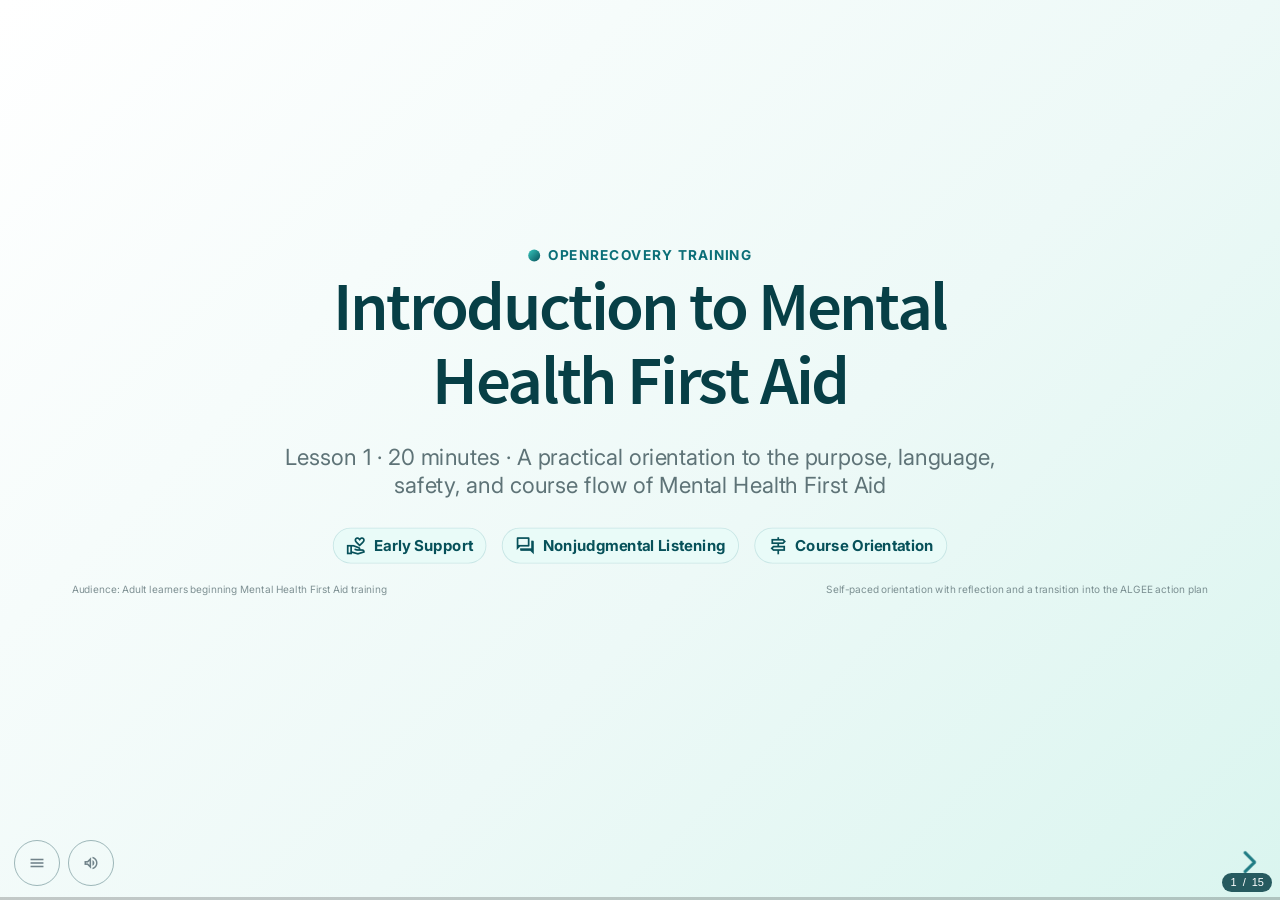
<file: presentations/mental-health-first-aid/lesson-01-introduction-to-mental-health-first-aid/index.html>
<!doctype html>
<html lang="en">
<head>
  <meta charset="utf-8">
  <title>Introduction to Mental Health First Aid | OpenRecovery</title>
  <meta name="viewport" content="width=device-width, initial-scale=1.0">

  <link rel="stylesheet" href="../../../core-assets/dist/reveal.css">
  <link rel="stylesheet" href="../../../core-assets/dist/theme/white.css">
  <link rel="stylesheet" href="../../../core-assets/dist/plugin/highlight/monokai.css">

  <link rel="preconnect" href="https://fonts.googleapis.com">
  <link rel="preconnect" href="https://fonts.gstatic.com" crossorigin>
  <link href="https://fonts.googleapis.com/css2?family=Inter:wght@400;500;600;700;800&amp;display=swap" rel="stylesheet">
  <link href="https://fonts.googleapis.com/css2?family=Material+Symbols+Outlined" rel="stylesheet">

  <link rel="stylesheet" href="../../../shared-styles/master.css">
  <link rel="stylesheet" href="../../../shared-styles/lesson-runtime.css">

  <style>
    body.mhfa-intro-lesson .reveal {
      --lesson-control-safe-bottom: 124px;
    }

    body.mhfa-intro-lesson .reveal .slides > section .slide-shell {
      display: flex;
      flex-direction: column;
      justify-content: flex-start;
      align-items: stretch;
      height: 100%;
      min-height: 100%;
      padding-top: 26px;
      padding-left: 48px;
      padding-right: 48px;
      padding-bottom: var(--lesson-control-safe-bottom);
      box-sizing: border-box;
      gap: 18px;
      overflow: hidden;
    }

    body.mhfa-intro-lesson .reveal .slides > section.title-slide .slide-shell {
      padding-top: 18px;
      padding-bottom: calc(var(--lesson-control-safe-bottom) + 14px);
    }

    body.mhfa-intro-lesson #lesson-title .slide-shell {
      align-items: center;
      text-align: center;
    }

    body.mhfa-intro-lesson #lesson-title .slide-shell > .title-content {
      width: min(1080px, 94vw);
      max-width: 1080px;
      margin-left: auto;
      margin-right: auto;
      padding-left: 0;
      padding-right: 0;
      text-align: center;
    }

    body.mhfa-intro-lesson #lesson-title .lesson-title,
    body.mhfa-intro-lesson #lesson-title .title-subtitle {
      text-align: center;
      margin-left: auto;
      margin-right: auto;
    }

    body.mhfa-intro-lesson #lesson-title .pill-row {
      justify-content: center;
    }

    body.mhfa-intro-lesson .reveal .slides > section .slide-shell.center {
      align-items: center;
    }

    body.mhfa-intro-lesson .reveal .slides > section .slide-shell > :not(.footer-note) {
      width: 100%;
      min-height: 0;
      padding-left: 8px;
      padding-right: 8px;
      padding-bottom: 10px;
    }

    body.mhfa-intro-lesson .reveal .slides > section .footer-note {
      bottom: calc(var(--lesson-control-safe-bottom) - 14px);
    }

    body.mhfa-intro-lesson .reveal h2 {
      font-size: 1.34em;
      line-height: 1.08;
    }

    body.mhfa-intro-lesson .reveal p,
    body.mhfa-intro-lesson .reveal li {
      font-size: 0.62em;
      line-height: 1.25;
    }

    body.mhfa-intro-lesson .brand-kicker {
      margin-bottom: 10px;
    }

    body.mhfa-intro-lesson .subtitle {
      max-width: 860px;
      font-size: 0.62em !important;
      line-height: 1.24 !important;
    }

    body.mhfa-intro-lesson #learning-goals .subtitle {
      display: block;
      text-align: center;
      margin-left: auto;
      margin-right: auto;
    }

    body.mhfa-intro-lesson .card-grid,
    body.mhfa-intro-lesson .boundary-spectrum,
    body.mhfa-intro-lesson .media-grid {
      gap: 16px;
      margin-top: 16px;
    }

    body.mhfa-intro-lesson .card,
    body.mhfa-intro-lesson .spectrum-card,
    body.mhfa-intro-lesson .scenario,
    body.mhfa-intro-lesson .quote-box,
    body.mhfa-intro-lesson .media-panel {
      border-radius: 22px;
    }

    body.mhfa-intro-lesson .card {
      padding: 16px;
    }

    body.mhfa-intro-lesson .spectrum-card {
      min-height: 0;
      padding: 14px;
    }

    body.mhfa-intro-lesson .quote-box {
      padding: 24px;
    }

    body.mhfa-intro-lesson .scenario {
      padding: 20px;
    }

    body.mhfa-intro-lesson .script-box {
      margin-top: 10px;
      padding: 14px 18px;
    }

    body.mhfa-intro-lesson .media-panel {
      padding: 14px;
    }

    body.mhfa-intro-lesson .two-column {
      gap: 20px;
      align-items: start;
    }

    body.mhfa-intro-lesson #why-mhfa-matters .two-column,
    body.mhfa-intro-lesson #recovery-is-possible .two-column,
    body.mhfa-intro-lesson #what-first-aiders-notice .two-column,
    body.mhfa-intro-lesson #safety-privacy-emergencies .two-column {
      grid-template-columns: minmax(0, 1.02fr) minmax(0, 0.98fr);
      gap: 18px;
      align-items: start;
    }

    body.mhfa-intro-lesson .media-frame {
      height: min(29vh, 290px);
      aspect-ratio: auto;
    }

    body.mhfa-intro-lesson #why-mhfa-matters .media-frame,
    body.mhfa-intro-lesson #recovery-is-possible .media-frame,
    body.mhfa-intro-lesson #what-first-aiders-notice .media-frame {
      height: min(24vh, 240px);
    }

    body.mhfa-intro-lesson .media-caption {
      margin-top: 8px !important;
      font-size: 0.42em !important;
      line-height: 1.28 !important;
    }

    body.mhfa-intro-lesson .key-takeaways-slide .takeaway-content {
      width: min(1140px, 92vw);
    }

    body.mhfa-intro-lesson .key-takeaways-slide h2 {
      max-width: 1060px;
      margin: 0 auto 4px;
      font-size: 1.32em;
      line-height: 1.08;
    }

    body.mhfa-intro-lesson .key-takeaways-slide .takeaway-list {
      margin-top: 14px;
    }

    body.mhfa-intro-lesson .key-takeaways-slide .takeaway-list li {
      gap: 12px;
      margin: 10px 0;
      padding: 12px 16px;
    }

    body.mhfa-intro-lesson .key-takeaways-slide .takeaway-list .material-symbols-outlined {
      font-size: 28px;
    }

    body.mhfa-intro-lesson #start-algee p {
      margin-top: 12px !important;
      font-size: 0.52em !important;
      line-height: 1.28 !important;
    }

    body.mhfa-intro-lesson #key-resources .card-grid.two {
      gap: 12px;
      margin-top: 12px;
    }

    body.mhfa-intro-lesson #key-resources .resources-slide-content {
      text-align: center;
    }

    body.mhfa-intro-lesson #key-resources .resources-slide-content .brand-kicker {
      display: flex;
      justify-content: center;
      width: 100%;
    }

    body.mhfa-intro-lesson #key-resources .resources-slide-content .card-grid,
    body.mhfa-intro-lesson #key-resources .resources-slide-content .card,
    body.mhfa-intro-lesson #key-resources .resources-slide-content .muted {
      text-align: center;
      max-width: 760px;
      margin-left: auto;
      margin-right: auto;
    }

    body.mhfa-intro-lesson #key-resources h2 {
      max-width: 24ch;
      margin-left: auto;
      margin-right: auto;
      text-align: center;
      font-size: 1.14em;
      line-height: 1.06;
    }

    body.mhfa-intro-lesson #key-resources .card {
      min-height: 0;
      padding: 12px;
    }

    body.mhfa-intro-lesson #key-resources .card h3 {
      font-size: 0.84em;
      line-height: 1.08;
      margin-bottom: 8px;
    }

    body.mhfa-intro-lesson #key-resources .card p {
      font-size: 0.5em;
      line-height: 1.18;
    }

    body.mhfa-intro-lesson #key-resources .card p:last-child {
      margin-bottom: 0;
    }

    body.mhfa-intro-lesson #why-mhfa-matters h2,
    body.mhfa-intro-lesson #recovery-is-possible h2 {
      max-width: 12ch;
    }

    body.mhfa-intro-lesson #why-mhfa-matters .two-column,
    body.mhfa-intro-lesson #recovery-is-possible .two-column {
      grid-template-columns: minmax(0, 1.16fr) minmax(0, 0.84fr);
      gap: 24px;
      align-items: center;
    }

    body.mhfa-intro-lesson #why-mhfa-matters .left,
    body.mhfa-intro-lesson #recovery-is-possible .left {
      max-width: 690px;
    }

    body.mhfa-intro-lesson #why-mhfa-matters .media-panel,
    body.mhfa-intro-lesson #recovery-is-possible .media-panel {
      max-width: 430px;
      width: 100%;
      justify-self: center;
      align-self: center;
    }

    body.mhfa-intro-lesson #equity-stigma-language .two-column {
      grid-template-columns: minmax(0, 1.08fr) minmax(0, 0.92fr);
      gap: 24px;
      align-items: center;
    }

    body.mhfa-intro-lesson #equity-stigma-language .media-panel {
      align-self: center;
    }

    body.mhfa-intro-lesson #what-first-aiders-notice .two-column {
      grid-template-columns: minmax(0, 1.12fr) minmax(0, 0.88fr);
      gap: 28px;
      align-items: center;
    }

    body.mhfa-intro-lesson #what-first-aiders-notice .scenario {
      position: relative;
      z-index: 2;
    }

    body.mhfa-intro-lesson #what-first-aiders-notice .media-panel {
      max-width: 430px;
      width: 100%;
      justify-self: center;
      align-self: center;
      position: relative;
      z-index: 1;
    }

    body.mhfa-intro-lesson #why-mhfa-matters h2,
    body.mhfa-intro-lesson #recovery-is-possible h2,
    body.mhfa-intro-lesson #what-first-aiders-notice .scenario h2 {
      font-size: 1.16em;
      line-height: 1.05;
    }

    body.mhfa-intro-lesson #what-first-aiders-notice .scenario h2 {
      max-width: 15ch;
    }

    body.mhfa-intro-lesson #why-mhfa-matters h2,
    body.mhfa-intro-lesson #recovery-is-possible h2 {
      max-width: 15ch;
    }

    body.mhfa-intro-lesson #why-mhfa-matters .subtitle,
    body.mhfa-intro-lesson #recovery-is-possible .subtitle {
      font-size: 0.58em !important;
      line-height: 1.18 !important;
      max-width: 34ch;
      margin-bottom: 8px !important;
    }

    body.mhfa-intro-lesson #why-mhfa-matters p.fragment,
    body.mhfa-intro-lesson #recovery-is-possible p.fragment,
    body.mhfa-intro-lesson #what-first-aiders-notice .script-box p {
      margin: 0 0 10px;
    }

    body.mhfa-intro-lesson #key-resources .muted {
      margin-top: 12px !important;
      font-size: 0.44em !important;
      line-height: 1.18 !important;
    }

    @media (max-height: 860px) {
      body.mhfa-intro-lesson .reveal .slides > section .slide-shell {
        padding-top: 20px;
        padding-left: 40px;
        padding-right: 40px;
        gap: 14px;
      }

      body.mhfa-intro-lesson .reveal h2 {
        font-size: 1.22em;
      }

      body.mhfa-intro-lesson .reveal p,
      body.mhfa-intro-lesson .reveal li,
      body.mhfa-intro-lesson .subtitle {
        font-size: 0.56em !important;
        line-height: 1.2 !important;
      }

      body.mhfa-intro-lesson .card,
      body.mhfa-intro-lesson .spectrum-card,
      body.mhfa-intro-lesson .quote-box,
      body.mhfa-intro-lesson .scenario,
      body.mhfa-intro-lesson .media-panel {
        padding: 14px;
      }

      body.mhfa-intro-lesson .card-grid,
      body.mhfa-intro-lesson .boundary-spectrum,
      body.mhfa-intro-lesson .media-grid,
      body.mhfa-intro-lesson .two-column {
        gap: 14px;
        margin-top: 14px;
      }

      body.mhfa-intro-lesson .media-frame {
        height: min(25vh, 240px);
      }

      body.mhfa-intro-lesson #why-mhfa-matters .two-column,
      body.mhfa-intro-lesson #recovery-is-possible .two-column,
      body.mhfa-intro-lesson #equity-stigma-language .two-column,
      body.mhfa-intro-lesson #what-first-aiders-notice .two-column {
        gap: 18px;
      }

      body.mhfa-intro-lesson #why-mhfa-matters .media-frame,
      body.mhfa-intro-lesson #recovery-is-possible .media-frame,
      body.mhfa-intro-lesson #what-first-aiders-notice .media-frame {
        height: min(22vh, 210px);
      }

      body.mhfa-intro-lesson .material-symbols-outlined.icon {
        font-size: 34px;
      }
    }

    @media (max-height: 760px) {
      body.mhfa-intro-lesson .reveal .slides > section .slide-shell {
        padding-top: 16px;
        padding-left: 32px;
        padding-right: 32px;
        gap: 12px;
      }

      body.mhfa-intro-lesson .reveal h2 {
        font-size: 1.08em;
      }

      body.mhfa-intro-lesson .reveal p,
      body.mhfa-intro-lesson .reveal li,
      body.mhfa-intro-lesson .subtitle {
        font-size: 0.5em !important;
        line-height: 1.16 !important;
      }

      body.mhfa-intro-lesson .brand-kicker {
        font-size: 0.32em;
        margin-bottom: 8px;
      }

      body.mhfa-intro-lesson .card h3,
      body.mhfa-intro-lesson .spectrum-card h3 {
        font-size: 0.82em;
      }

      body.mhfa-intro-lesson .card,
      body.mhfa-intro-lesson .spectrum-card,
      body.mhfa-intro-lesson .quote-box,
      body.mhfa-intro-lesson .scenario,
      body.mhfa-intro-lesson .media-panel,
      body.mhfa-intro-lesson .script-box {
        padding: 12px;
      }

      body.mhfa-intro-lesson .media-frame {
        height: min(22vh, 190px);
      }

      body.mhfa-intro-lesson #why-mhfa-matters .two-column,
      body.mhfa-intro-lesson #recovery-is-possible .two-column,
      body.mhfa-intro-lesson #equity-stigma-language .two-column,
      body.mhfa-intro-lesson #what-first-aiders-notice .two-column {
        gap: 14px;
      }

      body.mhfa-intro-lesson #why-mhfa-matters .media-frame,
      body.mhfa-intro-lesson #recovery-is-possible .media-frame,
      body.mhfa-intro-lesson #what-first-aiders-notice .media-frame {
        height: min(19vh, 170px);
      }

      body.mhfa-intro-lesson .material-symbols-outlined.icon {
        font-size: 28px;
      }

      body.mhfa-intro-lesson .key-takeaways-slide h2 {
        font-size: 1.04em;
      }

      body.mhfa-intro-lesson .key-takeaways-slide .takeaway-list li {
        margin: 8px 0;
        padding: 10px 12px;
      }

      body.mhfa-intro-lesson #key-resources .card h3 {
        font-size: 0.8em;
      }
    }
  </style>
</head>
<body class="mhfa-intro-lesson">
  <div class="reveal">
    <div class="slides">

      <section
        id="lesson-title"
        class="title-slide"
        data-title="Lesson Title"
        data-transition="fade"
        data-background-gradient="linear-gradient(135deg, #ffffff 0%, #edf9f7 58%, #daf5ef 100%)"
      >
        <div class="slide-shell center">
          <div class="title-content">
            <div class="brand-kicker">
              <span class="brand-dot"></span>
              OpenRecovery Training
            </div>

            <h1 class="lesson-title">
              Introduction to Mental<br>
              Health First Aid
            </h1>

            <p class="subtitle title-subtitle">
              Lesson 1 &middot; 20 minutes &middot; A practical orientation to the purpose, language, safety, and course flow of Mental Health First Aid
            </p>

            <div class="pill-row">
              <span class="pill"><span class="material-symbols-outlined">volunteer_activism</span> Early Support</span>
              <span class="pill"><span class="material-symbols-outlined">forum</span> Nonjudgmental Listening</span>
              <span class="pill"><span class="material-symbols-outlined">signpost</span> Course Orientation</span>
            </div>
          </div>

          <div class="footer-note">
            <span>Audience: Adult learners beginning Mental Health First Aid training</span>
            <span>Self-paced orientation with reflection and a transition into the ALGEE action plan</span>
          </div>
        </div>
      </section>

      <section id="learning-goals" data-title="Learning Goals" data-transition="fade">
        <div class="slide-shell center">
          <div>
            <div class="brand-kicker">
              <span class="brand-dot"></span>
              By the end of this lesson
            </div>

            <h2>Know what Mental Health First Aid is, how First Aiders show up, and what this course expects from you.</h2>

            <p class="subtitle">
              This opening lesson builds shared language, respectful practice habits, and a safety-first foundation before the deeper skills modules begin.
            </p>

            <div class="card-grid">
              <div class="card fragment fade-up">
                <span class="material-symbols-outlined icon">info</span>
                <h3>Understand the role</h3>
                <p>Explain what Mental Health First Aid is, what it is not, and how First Aiders support someone until appropriate help is in place.</p>
              </div>

              <div class="card fragment fade-up">
                <span class="material-symbols-outlined icon">psychology</span>
                <h3>Use respectful practice</h3>
                <p>Recognize how stigma, person-first language, privacy, and equity-aware thinking shape the way support is offered.</p>
              </div>

              <div class="card fragment fade-up">
                <span class="material-symbols-outlined icon">assignment</span>
                <h3>Prepare for next steps</h3>
                <p>Notice common signs, understand when safety changes the response, and get ready to learn the ALGEE action plan.</p>
              </div>
            </div>
          </div>
        </div>
      </section>

      <section id="why-mhfa-matters" data-title="Why Mental Health First Aid Matters" data-transition="slide">
        <div class="slide-shell">
          <div class="two-column">
            <div class="left">
              <div class="brand-kicker">
                <span class="brand-dot"></span>
                Why this matters
              </div>

              <h2>Early support can reduce stigma and help people connect to care sooner.</h2>

              <p class="subtitle" style="margin-left: 0;">
                Mental Health First Aid gives everyday helpers a starting point. It helps you notice change, listen with care, and support an appropriate next step.
              </p>

              <p class="fragment fade-up"><strong>Human impact:</strong> a calm approach can reduce shame and fear.</p>
              <p class="fragment fade-up"><strong>Community impact:</strong> First Aiders strengthen schools, workplaces, teams, and neighborhoods.</p>
              <p class="fragment fade-up"><strong>Recovery impact:</strong> early support can help someone reach care or safer ground sooner.</p>
            </div>

            <div class="media-panel">
              <div class="media-frame">
                <img src="assets/01-welcome-support-conversation.png" alt="Supportive conversation between two adults in a calm community or workplace setting.">
              </div>
              <p class="media-caption">
                Mental Health First Aid starts with how we notice, listen, and respond when someone may be struggling.
              </p>
            </div>
          </div>
        </div>
      </section>

      <section id="what-mhfa-is" data-title="What Mental Health First Aid Is" data-transition="fade">
        <div class="slide-shell center">
          <div>
            <div class="brand-kicker">
              <span class="brand-dot"></span>
              Start with the definition
            </div>

            <h2>Mental Health First Aid is initial help and support, not diagnosis or treatment.</h2>

            <div class="card-grid two">
              <div class="card fragment fade-up">
                <span class="material-symbols-outlined icon">health_and_safety</span>
                <h3>What it is</h3>
                <p>Short-term support for someone experiencing a mental health or substance use challenge, or a crisis, until professional help arrives or the situation becomes safer.</p>
              </div>

              <div class="card fragment fade-up">
                <span class="material-symbols-outlined icon">rule</span>
                <h3>What it is not</h3>
                <p>It is not therapy, a clinical assessment, or a replacement for emergency response, legal duties, or licensed treatment.</p>
              </div>
            </div>

            <p class="muted fragment fade-up" style="margin-top: 20px;">
              The core mindset is simple: stay grounded, reduce harm, and help the person move toward appropriate support.
            </p>
          </div>
        </div>
      </section>

      <section id="what-first-aiders-do" data-title="What First Aiders Do" data-transition="slide">
        <div class="slide-shell center">
          <div>
            <div class="brand-kicker">
              <span class="brand-dot"></span>
              The role in practice
            </div>

            <h2>First Aiders usually do three things well: notice, listen, and connect.</h2>

            <div class="card-grid">
              <div class="card fragment fade-up">
                <span class="material-symbols-outlined icon">visibility</span>
                <h3>Notice meaningful change</h3>
                <p>Pay attention to shifts in behavior, thoughts, feelings, appearance, functioning, or safety that seem stronger or more sustained than usual.</p>
              </div>

              <div class="card fragment fade-up">
                <span class="material-symbols-outlined icon">hearing</span>
                <h3>Listen nonjudgmentally</h3>
                <p>Offer calm presence, open questions, and reassurance without minimizing, arguing, or taking over the person's experience.</p>
              </div>

              <div class="card fragment fade-up">
                <span class="material-symbols-outlined icon">groups</span>
                <h3>Link to support</h3>
                <p>Respect privacy, stay within your role, and help the person move toward appropriate resources, emergency help, or trusted supports.</p>
              </div>
            </div>
          </div>
        </div>
      </section>

      <section id="how-this-course-works" data-title="How This Course Works" data-transition="slide">
        <div class="slide-shell">
          <div>
            <div class="brand-kicker">
              <span class="brand-dot"></span>
              Course orientation
            </div>

            <h2>This course works best when the learning space feels safe, clear, and active.</h2>

            <div class="card-grid two">
              <div class="card">
                <h3>Participant experience</h3>
                <p><strong>You can expect:</strong> a respectful learning environment, clear instruction, accommodations when available, and information about course processes and supports.</p>
                <p><strong>You are asked to:</strong> participate actively, respect others, ask for help when needed, and complete the required learning steps.</p>
              </div>

              <div class="card">
                <h3>Lesson roadmap</h3>
                <p>This lesson introduces the purpose and values of Mental Health First Aid, the First Aider role, respectful language, common signs, safety basics, and the resources you should keep close.</p>
                <p>The next modules go deeper into the ALGEE action plan, early and worsening signs, crisis situations, and self-care for the First Aider.</p>
              </div>
            </div>

            <p class="muted fragment fade-up" style="margin-top: 18px;">
              Expect short activities, reflection pauses, resources, and practical examples throughout the course rather than long blocks of lecture alone.
            </p>
          </div>
        </div>
      </section>

      <section id="equity-stigma-language" data-title="Equity, Stigma, And Language" data-transition="fade">
        <div class="slide-shell">
          <div class="two-column">
            <div class="left">
              <div class="brand-kicker">
                <span class="brand-dot"></span>
                How the course frames support
              </div>

              <h2>Respectful language and equity-aware practice help people feel seen, not reduced to a label.</h2>

              <p class="fragment fade-up"><strong>Stigma harms:</strong> negative assumptions can lead to shame, silence, discrimination, and delayed help-seeking.</p>
              <p class="fragment fade-up"><strong>Person-first language matters:</strong> say "person living with depression" instead of letting a diagnosis stand in for the whole person.</p>
              <p class="fragment fade-up"><strong>Context matters too:</strong> this curriculum asks you to avoid stereotypes, notice structural barriers, and remember that scenarios represent people, not categories.</p>
            </div>

            <div class="media-panel">
              <div class="media-frame">
                <img src="assets/02-stigma-and-person-first-language.png" alt="Diverse adults in a respectful learning or support conversation with calm collage styling.">
              </div>
              <p class="media-caption">
                A respectful response avoids assumptions and keeps the person's dignity at the center of the conversation.
              </p>
            </div>
          </div>
        </div>
      </section>

      <section id="mental-health-vs-challenge" data-title="Mental Health Vs Mental Health Challenge" data-transition="slide">
        <div class="slide-shell center">
          <div>
            <div class="brand-kicker">
              <span class="brand-dot"></span>
              Shared language
            </div>

            <h2>Mental health and a mental health challenge are related, but they are not the same thing.</h2>

            <div class="card-grid two">
              <div class="card fragment fade-up">
                <h3>Mental health</h3>
                <p>The day-to-day ability to cope, function, build relationships, and contribute in ways that feel manageable and meaningful.</p>
              </div>

              <div class="card fragment fade-up">
                <h3>Mental health challenge</h3>
                <p>A stronger or longer-lasting change that interferes with daily life, relationships, work, learning, or safety.</p>
              </div>
            </div>

            <p class="muted fragment fade-up" style="margin-top: 20px;">
              First Aiders are not asked to label every feeling. They are asked to notice when a shift seems significant, sustained, or disruptive enough to deserve closer attention and support.
            </p>
          </div>
        </div>
      </section>

      <section id="prevalence-and-impact" data-title="Prevalence And Impact" data-transition="slide">
        <div class="slide-shell center">
          <div>
            <div class="brand-kicker">
              <span class="brand-dot"></span>
              Why early support matters
            </div>

            <h2>Mental health challenges are common, and many people still face barriers to getting help.</h2>

            <div class="card-grid">
              <div class="card fragment fade-up">
                <h3 style="font-size: 1.25em; margin-bottom: 10px;">1 in 5 U.S. adults</h3>
                <p>NIMH estimates that more than one in five U.S. adults lived with a mental illness in 2022.</p>
              </div>

              <div class="card fragment fade-up">
                <h3 style="font-size: 1.25em; margin-bottom: 10px;">Almost half in a lifetime</h3>
                <p>Mental Health First Aid notes that nearly half of American adults will experience a mental illness during their lifetime.</p>
              </div>

              <div class="card fragment fade-up">
                <h3 style="font-size: 1.25em; margin-bottom: 10px;">Support can reduce barriers</h3>
                <p>Stigma, cost, access, and uncertainty delay care. Early, nonjudgmental support can make help feel more reachable.</p>
              </div>
            </div>

            <p class="muted" style="margin-top: 18px; font-size: 0.48em;">
              Sources: NIMH mental illness statistics and the Mental Health First Aid adults page, accessed May 22, 2026.
            </p>
          </div>
        </div>
      </section>

      <section id="recovery-is-possible" data-title="Recovery Is Possible" data-transition="fade">
        <div class="slide-shell">
          <div class="two-column">
            <div class="left">
              <div class="brand-kicker">
                <span class="brand-dot"></span>
                Recovery mindset
              </div>

              <h2>Recovery is possible, and support should be grounded in hope.</h2>

              <p class="subtitle" style="margin-left: 0;">
                Recovery is a process that may involve care, community, practical support, and time. First Aiders help by reinforcing hope and connection.
              </p>

              <p class="fragment fade-up"><strong>Health:</strong> care and coping support day-to-day wellbeing.</p>
              <p class="fragment fade-up"><strong>Home:</strong> stable, safe living conditions support healing.</p>
              <p class="fragment fade-up"><strong>Purpose:</strong> work, learning, and meaningful goals can be part of recovery.</p>
              <p class="fragment fade-up"><strong>Community:</strong> relationships and belonging help recovery feel possible.</p>
            </div>

            <div class="media-panel">
              <div class="media-frame">
                <img src="assets/03-recovery-is-possible.png" alt="Human-centered recovery collage suggesting health, home, purpose, and community support.">
              </div>
              <p class="media-caption">
                A recovery-oriented response keeps hope, dignity, and connection visible even when someone is struggling.
              </p>
            </div>
          </div>
        </div>
      </section>

      <section id="common-challenges" data-title="Common Challenges At A Glance" data-transition="slide">
        <div class="slide-shell center">
          <div>
            <div class="brand-kicker">
              <span class="brand-dot"></span>
              Quick orientation
            </div>

            <h2>Mental Health First Aid covers several common challenge areas where early support can make a difference.</h2>

            <div class="boundary-spectrum">
              <div class="spectrum-card fragment fade-up">
                <h3>Depression</h3>
                <p>Watch for persistent low mood, loss of interest, hopelessness, or changes in energy, sleep, and daily functioning.</p>
              </div>

              <div class="spectrum-card fragment fade-up">
                <h3>Anxiety</h3>
                <p>Excessive worry, panic, physical tension, and avoidance can all shape how someone shows up and functions.</p>
              </div>

              <div class="spectrum-card fragment fade-up">
                <h3>Trauma and stress</h3>
                <p>Hypervigilance, emotional flooding, shutdown, sleep disruption, or sudden reactions can signal a person is overwhelmed.</p>
              </div>

              <div class="spectrum-card fragment fade-up">
                <h3>Substance use or psychosis</h3>
                <p>Behavior that feels disorganized, unsafe, detached from reality, or strongly tied to substance use may require faster support and safety planning.</p>
              </div>
            </div>
          </div>
        </div>
      </section>

      <section id="what-first-aiders-notice" data-title="What First Aiders Notice" data-transition="fade">
        <div class="slide-shell">
          <div class="two-column">
            <div class="scenario">
              <div class="scenario-label">Practical application</div>
              <h2 style="margin-top: 10px;">What might a First Aider notice first?</h2>

              <p>
                A coworker who is usually engaged begins arriving late, looks exhausted, stops joining others at lunch, and says, "I do not know how much longer I can keep doing this."
              </p>

              <div class="script-box">
                <p class="fragment fade-up"><strong>Notice the change:</strong> behavior, appearance, energy, isolation, and distress cues all matter.</p>
                <p class="fragment fade-up"><strong>Start with presence:</strong> approach calmly, listen without judgment, and avoid rushing to fix everything.</p>
                <p class="fragment fade-up"><strong>Know what comes next:</strong> the next module introduces ALGEE so you can respond with more structure.</p>
              </div>
            </div>

            <div class="media-panel">
              <div class="media-frame">
                <img src="assets/04-noticing-change-and-offering-support.png" alt="One adult noticing a coworker or peer who seems withdrawn and then offering calm support.">
              </div>
              <p class="media-caption">
                First Aiders often begin with a small but important moment: they notice a real change and choose to respond with care.
              </p>
            </div>
          </div>
        </div>
      </section>

      <section id="safety-privacy-emergencies" data-title="Safety, Privacy, And Emergencies" data-transition="slide">
        <div class="slide-shell">
          <div class="two-column">
            <div class="left">
              <div class="brand-kicker">
                <span class="brand-dot"></span>
                Safety comes first
              </div>

              <h2>Supportive conversation matters, but there are moments when urgent safety action matters more.</h2>

              <p class="fragment fade-up"><strong>Stay within your role:</strong> Mental Health First Aid does not replace emergency response, clinical care, legal duties, or local policy.</p>
              <p class="fragment fade-up"><strong>Respect privacy:</strong> share information carefully and only with the people or services who need it for safety, support, or required action.</p>
              <p class="fragment fade-up"><strong>Escalate when needed:</strong> if safety changes quickly, move toward emergency or crisis support instead of waiting to see whether things settle on their own.</p>
            </div>

            <div class="quote-box">
              <div class="brand-kicker" style="color: var(--or-mint);">
                <span class="brand-dot"></span>
                Immediate action examples
              </div>

              <h2>
                Medical emergencies, overdose, direct suicidal intent, or severe disorientation with immediate danger are not wait-and-see moments.
              </h2>

              <p class="muted" style="margin-top: 20px;">
                Call 911 for immediate medical danger. Call or text 988 for suicidal or emotional crisis support when urgent crisis help is needed.
              </p>
            </div>
          </div>
        </div>
      </section>

      <section id="key-resources" data-title="Key Resources" data-transition="slide">
        <div class="slide-shell">
          <div class="resources-slide-content">
            <div class="brand-kicker">
              <span class="brand-dot"></span>
              Current official resources
            </div>

            <h2>Keep these official resources close and pair them with local support options.</h2>

            <div class="card-grid two">
              <div class="card">
                <h3>988 Suicide &amp; Crisis Lifeline</h3>
                <p>Free, confidential U.S. crisis support for suicidal or emotional crisis.</p>
                <p style="font-size: 0.48em; margin-top: 10px;"><a href="https://988lifeline.org/get-help/" target="_blank" rel="noreferrer noopener">Open 988 Lifeline</a></p>
              </div>

              <div class="card">
                <h3>Crisis Text Line</h3>
                <p>Text <strong>HOME</strong> or <strong>HOLA</strong> to <strong>741741</strong> in the U.S. for free, confidential crisis support.</p>
                <p style="font-size: 0.48em; margin-top: 10px;"><a href="https://www.crisistextline.org/" target="_blank" rel="noreferrer noopener">Open Crisis Text Line</a></p>
              </div>

              <div class="card">
                <h3>NIMH Mental Illness Statistics</h3>
                <p>Current prevalence context and related national mental health data.</p>
                <p style="font-size: 0.48em; margin-top: 10px;"><a href="https://www.nimh.nih.gov/health/statistics/mental-illness" target="_blank" rel="noreferrer noopener">Open NIMH statistics</a></p>
              </div>

              <div class="card">
                <h3>Mental Health First Aid for Adults</h3>
                <p>Official adults course overview and supporting Mental Health First Aid materials.</p>
                <p style="font-size: 0.48em; margin-top: 10px;"><a href="https://www.mentalhealthfirstaid.org/population-focused-modules/adults/" target="_blank" rel="noreferrer noopener">Open the MHFA adults page</a></p>
              </div>
            </div>

            <p class="muted" style="margin-top: 18px;">
              Add local crisis teams, EAP, campus, or community contacts that fit your setting.
            </p>
          </div>
        </div>
      </section>

      <section
        id="start-algee"
        class="dark-slide key-takeaways-slide"
        data-title="Start ALGEE"
        data-transition="slide"
        data-background="linear-gradient(135deg, #073f46 0%, #0b6f78 58%, #37c7bd 100%)"
      >
        <div class="slide-shell center">
          <div class="takeaway-content">
            <div class="brand-kicker">
              <span class="brand-dot"></span>
              Key takeaways
            </div>

            <h2>Start the ALGEE module with these four ideas in mind.</h2>

            <ul class="takeaway-list">
              <li>
                <span class="material-symbols-outlined">health_and_safety</span>
                <span>Mental Health First Aid is initial support that helps someone reach safer ground or more appropriate care. It is not diagnosis or treatment.</span>
              </li>
              <li>
                <span class="material-symbols-outlined">forum</span>
                <span>Respectful, person-first language and nonjudgmental listening reduce stigma and make support feel more possible.</span>
              </li>
              <li>
                <span class="material-symbols-outlined">visibility</span>
                <span>Look for meaningful change in behavior, thoughts, feelings, appearance, or functioning, and remember that recovery is possible.</span>
              </li>
              <li>
                <span class="material-symbols-outlined">signpost</span>
                <span>Safety comes first. In the next module, you will learn the action plan called ALGEE so you can respond with more structure and confidence.</span>
              </li>
            </ul>

            <p style="margin-top: 18px; font-size: 0.58em; color: rgba(255, 255, 255, 0.82);">
              Pause for a moment before you continue: how do you want to show up when someone around you may need support?
            </p>
          </div>
        </div>
      </section>

    </div>
  </div>

  <script src="../../../core-assets/dist/reveal.js"></script>
  <script src="../../../core-assets/dist/plugin/notes.js"></script>
  <script src="../../../core-assets/dist/plugin/search.js"></script>
  <script src="../../../core-assets/dist/plugin/zoom.js"></script>
  <script src="../../../shared-runtime/lesson-runtime.js"></script>
  <script>
    window.OpenRecoveryLessonRuntime.init();
  </script>
</body>
</html>
</file>
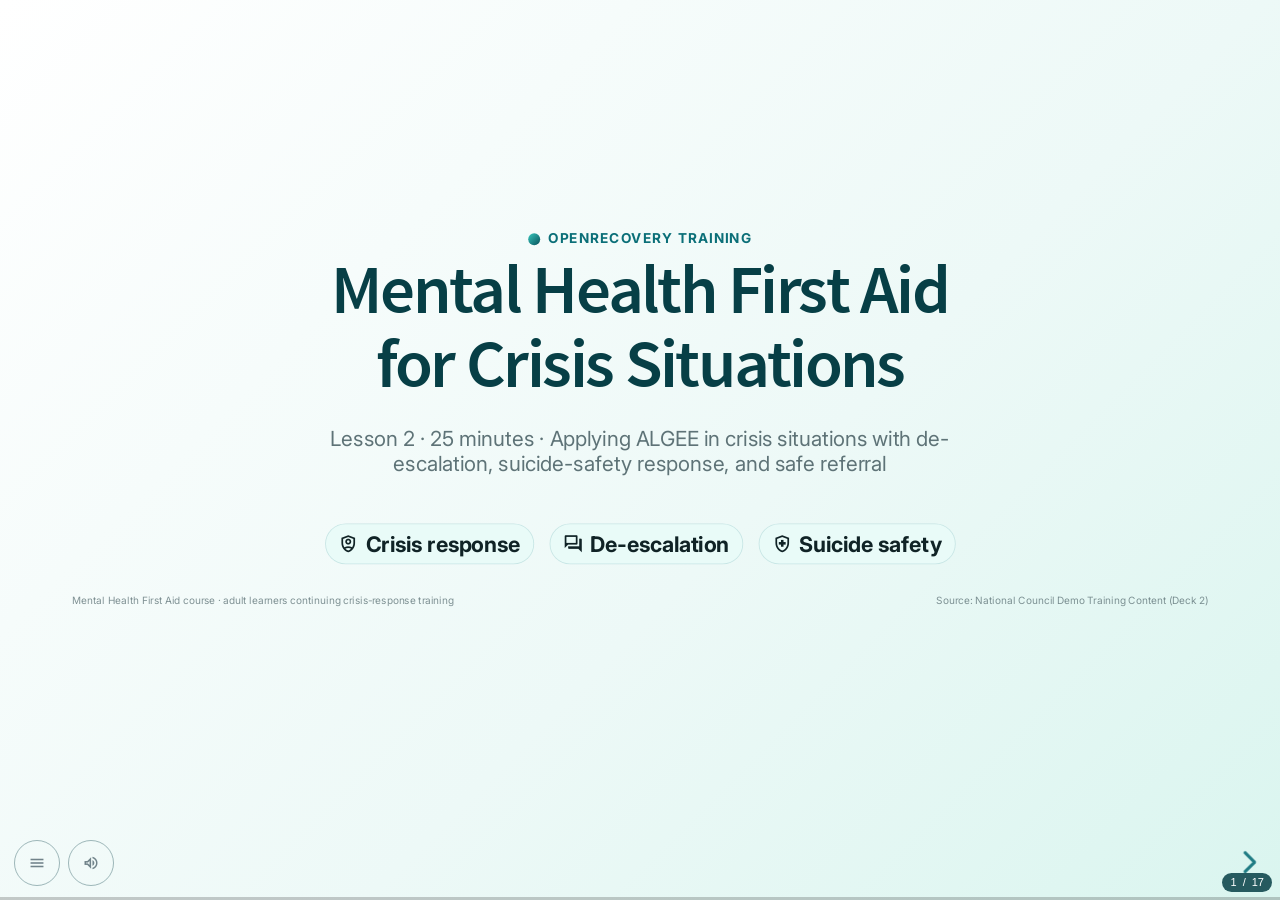
<file: presentations/mental-health-first-aid/lesson-02-mental-health-first-aid-for-crisis-situations/index.html>
<!doctype html>
<html lang="en">
<head>
  <meta charset="utf-8">
  <title>Mental Health First Aid for Crisis Situations | OpenRecovery</title>
  <meta name="viewport" content="width=device-width, initial-scale=1.0">

  <link rel="stylesheet" href="../../../core-assets/dist/reveal.css">
  <link rel="stylesheet" href="../../../core-assets/dist/theme/white.css">
  <link rel="stylesheet" href="../../../core-assets/dist/plugin/highlight/monokai.css">

  <link rel="preconnect" href="https://fonts.googleapis.com">
  <link rel="preconnect" href="https://fonts.gstatic.com" crossorigin>
  <link href="https://fonts.googleapis.com/css2?family=Inter:wght@400;500;600;700;800&amp;display=swap" rel="stylesheet">
  <link href="https://fonts.googleapis.com/css2?family=Material+Symbols+Outlined" rel="stylesheet">

  <link rel="stylesheet" href="../../../shared-styles/master.css">
  <link rel="stylesheet" href="../../../shared-styles/lesson-runtime.css">

  <style>
    body.mhfa-crisis-lesson .reveal {
      --lesson-control-safe-bottom: 124px;
    }

    body.mhfa-crisis-lesson .reveal .slides > section .slide-shell {
      display: flex;
      flex-direction: column;
      justify-content: flex-start;
      align-items: stretch;
      height: 100%;
      min-height: 100%;
      padding-top: 24px;
      padding-left: 48px;
      padding-right: 48px;
      padding-bottom: var(--lesson-control-safe-bottom);
      box-sizing: border-box;
      gap: 16px;
      overflow: hidden;
    }

    body.mhfa-crisis-lesson .reveal .slides > section.title-slide .slide-shell {
      padding-top: 18px;
      padding-bottom: calc(var(--lesson-control-safe-bottom) + 14px);
    }

    body.mhfa-crisis-lesson .reveal .slides > section .slide-shell > :not(.footer-note) {
      width: 100%;
      min-height: 0;
      padding-left: 8px;
      padding-right: 8px;
      padding-bottom: 8px;
      box-sizing: border-box;
    }

    body.mhfa-crisis-lesson .reveal .slides > section .slide-shell.center {
      align-items: center;
      text-align: center;
    }

    body.mhfa-crisis-lesson #lesson-title .slide-shell {
      align-items: center;
      text-align: center;
    }

    body.mhfa-crisis-lesson #lesson-title .title-content {
      width: min(1080px, 94vw);
      max-width: 1080px;
      margin-left: auto;
      margin-right: auto;
      text-align: center;
    }

    body.mhfa-crisis-lesson #lesson-title .lesson-title,
    body.mhfa-crisis-lesson #lesson-title .title-subtitle {
      text-align: center;
      margin-left: auto;
      margin-right: auto;
    }

    body.mhfa-crisis-lesson .reveal h2 {
      font-size: 1.3em;
      line-height: 1.08;
      max-width: 18ch;
    }

    body.mhfa-crisis-lesson .reveal p,
    body.mhfa-crisis-lesson .reveal li {
      font-size: 0.6em;
      line-height: 1.22;
    }

    body.mhfa-crisis-lesson .wide-heading-slide .brand-kicker {
      display: flex;
      justify-content: center;
      width: 100%;
    }

    body.mhfa-crisis-lesson .wide-heading-slide h2 {
      width: 100%;
      max-width: 1180px;
      margin-left: auto;
      margin-right: auto;
      text-align: center;
      text-wrap: balance;
    }

    body.mhfa-crisis-lesson .subtitle {
      max-width: 820px;
      font-size: 0.58em !important;
      line-height: 1.22 !important;
    }

    body.mhfa-crisis-lesson .wide-heading-slide .subtitle {
      width: 100%;
      max-width: 1140px;
      margin-left: auto;
      margin-right: auto;
      text-align: center;
      text-wrap: balance;
    }

    body.mhfa-crisis-lesson .brand-kicker {
      margin-bottom: 8px;
    }

    body.mhfa-crisis-lesson .card-grid,
    body.mhfa-crisis-lesson .media-grid,
    body.mhfa-crisis-lesson .boundary-spectrum {
      gap: 16px;
      margin-top: 14px;
    }

    body.mhfa-crisis-lesson .card,
    body.mhfa-crisis-lesson .spectrum-card,
    body.mhfa-crisis-lesson .scenario,
    body.mhfa-crisis-lesson .quote-box,
    body.mhfa-crisis-lesson .media-panel {
      border-radius: 22px;
    }

    body.mhfa-crisis-lesson .card,
    body.mhfa-crisis-lesson .spectrum-card {
      padding: 16px;
    }

    body.mhfa-crisis-lesson .quote-box {
      padding: 22px 24px;
    }

    body.mhfa-crisis-lesson .scenario {
      padding: 22px;
    }

    body.mhfa-crisis-lesson .media-panel {
      padding: 14px;
    }

    body.mhfa-crisis-lesson .media-frame {
      height: min(27vh, 250px);
      aspect-ratio: auto;
    }

    body.mhfa-crisis-lesson .media-caption {
      margin-top: 8px !important;
      font-size: 0.42em !important;
      line-height: 1.24 !important;
    }

    body.mhfa-crisis-lesson .two-column {
      gap: 18px;
      align-items: start;
    }

    body.mhfa-crisis-lesson .two-column > .media-panel {
      justify-self: center;
      align-self: center;
    }

    body.mhfa-crisis-lesson .goal-grid {
      display: grid;
      grid-template-columns: repeat(2, minmax(0, 1fr));
      gap: 16px;
      width: 100%;
      margin-top: 12px;
    }

    body.mhfa-crisis-lesson .goal-card,
    body.mhfa-crisis-lesson .mini-card {
      background: rgba(255, 255, 255, 0.88);
      border: 1px solid rgba(11, 111, 120, 0.16);
      border-radius: 20px;
      padding: 16px;
      text-align: left;
      box-shadow: 0 16px 38px rgba(7, 63, 70, 0.06);
    }

    body.mhfa-crisis-lesson .goal-card h3,
    body.mhfa-crisis-lesson .mini-card h3,
    body.mhfa-crisis-lesson .card h3,
    body.mhfa-crisis-lesson .spectrum-card h3 {
      font-size: 0.86em;
      line-height: 1.08;
      margin-bottom: 8px;
    }

    body.mhfa-crisis-lesson .goal-card p,
    body.mhfa-crisis-lesson .mini-card p,
    body.mhfa-crisis-lesson .card p,
    body.mhfa-crisis-lesson .scenario p,
    body.mhfa-crisis-lesson .quote-box p {
      margin: 0;
    }

    body.mhfa-crisis-lesson .icon-line {
      display: flex;
      align-items: center;
      gap: 10px;
      margin-bottom: 10px;
      color: var(--or-deep);
      font-weight: 700;
    }

    body.mhfa-crisis-lesson .icon-line .material-symbols-outlined {
      font-size: 30px;
      color: var(--or-teal);
      font-variation-settings:
        "FILL" 0,
        "wght" 500,
        "GRAD" 0,
        "opsz" 48;
    }

    body.mhfa-crisis-lesson .checklist,
    body.mhfa-crisis-lesson .bullet-list {
      list-style: none;
      margin: 10px 0 0;
      padding: 0;
      display: grid;
      gap: 10px;
    }

    body.mhfa-crisis-lesson .checklist li,
    body.mhfa-crisis-lesson .bullet-list li {
      display: flex;
      gap: 10px;
      align-items: flex-start;
    }

    body.mhfa-crisis-lesson .checklist li::before,
    body.mhfa-crisis-lesson .bullet-list li::before {
      content: "check_circle";
      font-family: "Material Symbols Outlined";
      font-size: 1.1em;
      line-height: 1;
      color: var(--or-good);
      margin-top: 1px;
      font-variation-settings:
        "FILL" 0,
        "wght" 500,
        "GRAD" 0,
        "opsz" 48;
    }

    body.mhfa-crisis-lesson .micro-card-stack {
      display: grid;
      gap: 12px;
      margin-top: 12px;
    }

    body.mhfa-crisis-lesson .safe-frame-slide .slide-shell {
      gap: 10px;
      padding-top: 18px;
    }

    body.mhfa-crisis-lesson .safe-frame-slide .two-column {
      gap: 14px;
      align-items: start;
    }

    body.mhfa-crisis-lesson .safe-frame-slide h2 {
      font-size: 1.14em;
      line-height: 1.04;
      max-width: 16ch;
    }

    body.mhfa-crisis-lesson .safe-frame-slide .subtitle {
      font-size: 0.5em !important;
      line-height: 1.14 !important;
      margin-top: 2px !important;
    }

    body.mhfa-crisis-lesson .safe-frame-slide .micro-card-stack,
    body.mhfa-crisis-lesson .safe-frame-slide .scenario-prompt {
      gap: 8px;
      margin-top: 8px;
    }

    body.mhfa-crisis-lesson .safe-frame-slide .mini-card,
    body.mhfa-crisis-lesson .safe-frame-slide .scenario,
    body.mhfa-crisis-lesson .safe-frame-slide .media-panel {
      padding: 12px;
    }

    body.mhfa-crisis-lesson .safe-frame-slide .mini-card h3,
    body.mhfa-crisis-lesson .safe-frame-slide .scenario h2 {
      margin-bottom: 6px;
    }

    body.mhfa-crisis-lesson .safe-frame-slide .scenario .subtitle {
      max-width: none;
    }

    body.mhfa-crisis-lesson .safe-frame-slide .media-panel {
      max-width: 430px;
      width: 100%;
      justify-self: center;
      align-self: center;
    }

    body.mhfa-crisis-lesson .safe-frame-slide .media-frame {
      height: min(21vh, 205px);
    }

    body.mhfa-crisis-lesson .safe-frame-slide .media-caption {
      font-size: 0.4em !important;
      line-height: 1.18 !important;
      margin-top: 6px !important;
    }

    body.mhfa-crisis-lesson #practice-scenario.safe-frame-slide .scenario {
      padding: 16px;
    }

    body.mhfa-crisis-lesson #practice-scenario.safe-frame-slide .scenario h2 {
      font-size: 1.02em;
      max-width: 15ch;
    }

    body.mhfa-crisis-lesson #practice-scenario.safe-frame-slide .media-frame {
      height: min(19vh, 182px);
    }

    body.mhfa-crisis-lesson #other-crisis-situations.safe-frame-slide .left h2 {
      max-width: 19ch;
    }

    body.mhfa-crisis-lesson #other-crisis-situations.safe-frame-slide .micro-card-stack {
      grid-template-columns: repeat(3, minmax(0, 1fr));
      align-items: start;
    }

    body.mhfa-crisis-lesson #other-crisis-situations.safe-frame-slide .mini-card,
    body.mhfa-crisis-lesson #practice-scenario.safe-frame-slide .mini-card {
      padding: 10px;
    }

    body.mhfa-crisis-lesson #other-crisis-situations.safe-frame-slide .mini-card h3,
    body.mhfa-crisis-lesson #practice-scenario.safe-frame-slide .mini-card h3 {
      font-size: 0.72em;
      line-height: 1.06;
      margin-bottom: 5px;
    }

    body.mhfa-crisis-lesson #other-crisis-situations.safe-frame-slide .mini-card p,
    body.mhfa-crisis-lesson #practice-scenario.safe-frame-slide .mini-card p {
      font-size: 0.46em;
      line-height: 1.14;
    }

    body.mhfa-crisis-lesson #practice-scenario.safe-frame-slide .scenario-prompt {
      grid-template-columns: repeat(3, minmax(0, 1fr));
      align-items: start;
    }

    body.mhfa-crisis-lesson #practice-scenario.safe-frame-slide .scenario .subtitle {
      font-size: 0.46em !important;
      line-height: 1.12 !important;
      margin-top: 2px !important;
    }

    body.mhfa-crisis-lesson .quote-box .prompt-line {
      display: block;
      margin-top: 12px;
      font-size: 0.74em;
      font-weight: 700;
      line-height: 1.18;
      color: white;
    }

    body.mhfa-crisis-lesson .script-box {
      margin-top: 12px;
      padding: 14px 18px;
    }

    body.mhfa-crisis-lesson .script-box p {
      font-size: 0.54em;
      line-height: 1.22;
      margin: 0;
    }

    body.mhfa-crisis-lesson .compact-grid {
      display: grid;
      grid-template-columns: repeat(3, minmax(0, 1fr));
      gap: 14px;
      width: 100%;
      margin-top: 12px;
    }

    body.mhfa-crisis-lesson .compact-grid .card {
      padding: 14px;
    }

    body.mhfa-crisis-lesson .support-columns {
      display: grid;
      grid-template-columns: repeat(2, minmax(0, 1fr));
      gap: 14px;
      margin-top: 12px;
      width: 100%;
    }

    body.mhfa-crisis-lesson .support-columns .card {
      min-height: 0;
    }

    body.mhfa-crisis-lesson .scenario-prompt {
      display: grid;
      gap: 12px;
      margin-top: 12px;
    }

    body.mhfa-crisis-lesson .note-strip {
      display: inline-flex;
      align-items: center;
      gap: 8px;
      margin-top: 10px;
      padding: 8px 12px;
      border-radius: 999px;
      background: rgba(233, 251, 248, 0.9);
      color: var(--or-deep);
      font-size: 0.44em;
      font-weight: 700;
      border: 1px solid rgba(11, 111, 120, 0.14);
    }

    body.mhfa-crisis-lesson .note-strip .material-symbols-outlined {
      font-size: 18px;
      color: var(--or-teal);
    }

    body.mhfa-crisis-lesson .algee-grid {
      display: grid;
      grid-template-columns: repeat(5, minmax(0, 1fr));
      gap: 12px;
      margin-top: 12px;
      width: 100%;
    }

    body.mhfa-crisis-lesson .algee-step {
      background: rgba(255, 255, 255, 0.92);
      border: 1px solid rgba(11, 111, 120, 0.15);
      border-radius: 20px;
      padding: 14px 12px;
      text-align: left;
      box-shadow: 0 12px 30px rgba(7, 63, 70, 0.06);
    }

    body.mhfa-crisis-lesson .algee-step .step-kicker {
      display: inline-flex;
      align-items: center;
      justify-content: center;
      width: 30px;
      height: 30px;
      margin-bottom: 10px;
      border-radius: 999px;
      background: linear-gradient(135deg, var(--or-aqua), var(--or-deep));
      color: white;
      font-size: 0.44em;
      font-weight: 800;
    }

    body.mhfa-crisis-lesson .algee-step h3 {
      font-size: 0.74em;
      line-height: 1.1;
      margin-bottom: 8px;
    }

    body.mhfa-crisis-lesson .algee-step p {
      font-size: 0.48em;
      line-height: 1.2;
      margin: 0;
    }

    body.mhfa-crisis-lesson .resource-grid {
      display: grid;
      grid-template-columns: repeat(2, minmax(0, 1fr));
      gap: 14px;
      width: 100%;
      margin-top: 12px;
    }

    body.mhfa-crisis-lesson .resource-card {
      background: rgba(255, 255, 255, 0.9);
      border: 1px solid rgba(11, 111, 120, 0.15);
      border-radius: 22px;
      padding: 16px;
      text-align: left;
      box-shadow: 0 16px 38px rgba(7, 63, 70, 0.06);
    }

    body.mhfa-crisis-lesson .resource-card h3 {
      font-size: 0.84em;
      line-height: 1.08;
      margin-bottom: 8px;
    }

    body.mhfa-crisis-lesson .resource-card a {
      color: var(--or-teal);
      font-weight: 700;
      text-decoration-thickness: 1px;
      text-underline-offset: 2px;
    }

    body.mhfa-crisis-lesson .resource-card p {
      font-size: 0.5em;
      line-height: 1.18;
      margin: 0;
    }

    body.mhfa-crisis-lesson .reflection-slide .slide-shell {
      justify-items: center;
      text-align: center;
    }

    body.mhfa-crisis-lesson .reflection-content {
      width: min(1080px, 94vw);
      margin: 0 auto;
      text-align: center;
    }

    body.mhfa-crisis-lesson .wide-heading-slide .reflection-content {
      width: min(1200px, 96vw);
    }

    body.mhfa-crisis-lesson .reflection-title {
      width: 100%;
      max-width: 1040px;
      margin: 0 auto 18px !important;
      text-align: center !important;
      line-height: 1.12 !important;
      letter-spacing: -0.035em;
      font-size: clamp(2.4rem, 5vw, 3.8rem) !important;
    }

    body.mhfa-crisis-lesson .reflection-title span {
      display: block;
      width: 100%;
    }

    body.mhfa-crisis-lesson .footer-note {
      bottom: calc(var(--lesson-control-safe-bottom) - 14px);
    }

    body.mhfa-crisis-lesson .key-takeaways-slide .takeaway-content {
      width: min(1140px, 92vw);
    }

    body.mhfa-crisis-lesson .key-takeaways-slide h2 {
      max-width: 1060px;
      margin: 0 auto 4px;
      font-size: 1.24em;
      line-height: 1.08;
    }

    body.mhfa-crisis-lesson .key-takeaways-slide .takeaway-list {
      margin-top: 12px;
    }

    body.mhfa-crisis-lesson .key-takeaways-slide .takeaway-list li {
      margin: 10px 0;
      padding: 12px 16px;
      gap: 12px;
    }

    body.mhfa-crisis-lesson .key-takeaways-slide .takeaway-list .material-symbols-outlined {
      font-size: 28px;
    }

    @media (max-height: 860px) {
      body.mhfa-crisis-lesson .reveal .slides > section .slide-shell {
        padding-top: 20px;
        padding-left: 40px;
        padding-right: 40px;
        gap: 14px;
      }

      body.mhfa-crisis-lesson .reveal h2 {
        font-size: 1.18em;
      }

      body.mhfa-crisis-lesson .reveal p,
      body.mhfa-crisis-lesson .reveal li,
      body.mhfa-crisis-lesson .subtitle {
        font-size: 0.54em !important;
        line-height: 1.18 !important;
      }

      body.mhfa-crisis-lesson .goal-grid,
      body.mhfa-crisis-lesson .resource-grid,
      body.mhfa-crisis-lesson .compact-grid,
      body.mhfa-crisis-lesson .support-columns,
      body.mhfa-crisis-lesson .algee-grid,
      body.mhfa-crisis-lesson .two-column {
        gap: 12px;
      }

      body.mhfa-crisis-lesson .card,
      body.mhfa-crisis-lesson .spectrum-card,
      body.mhfa-crisis-lesson .quote-box,
      body.mhfa-crisis-lesson .scenario,
      body.mhfa-crisis-lesson .resource-card,
      body.mhfa-crisis-lesson .goal-card,
      body.mhfa-crisis-lesson .mini-card,
      body.mhfa-crisis-lesson .media-panel {
        padding: 14px;
      }

      body.mhfa-crisis-lesson .media-frame {
        height: min(24vh, 220px);
      }

      body.mhfa-crisis-lesson .algee-step {
        padding: 12px 10px;
      }

      body.mhfa-crisis-lesson .safe-frame-slide .slide-shell {
        padding-top: 16px;
        gap: 8px;
      }

      body.mhfa-crisis-lesson .safe-frame-slide h2 {
        font-size: 1.04em;
      }

      body.mhfa-crisis-lesson .safe-frame-slide .subtitle {
        font-size: 0.46em !important;
        line-height: 1.12 !important;
      }

      body.mhfa-crisis-lesson .safe-frame-slide .media-frame {
        height: min(19vh, 176px);
      }

      body.mhfa-crisis-lesson #other-crisis-situations.safe-frame-slide .micro-card-stack,
      body.mhfa-crisis-lesson #practice-scenario.safe-frame-slide .scenario-prompt {
        gap: 6px;
      }
    }

    @media (max-height: 760px) {
      body.mhfa-crisis-lesson .reveal .slides > section .slide-shell {
        padding-top: 16px;
        padding-left: 32px;
        padding-right: 32px;
        gap: 12px;
      }

      body.mhfa-crisis-lesson .reveal h2 {
        font-size: 1.02em;
      }

      body.mhfa-crisis-lesson .reveal p,
      body.mhfa-crisis-lesson .reveal li,
      body.mhfa-crisis-lesson .subtitle {
        font-size: 0.48em !important;
        line-height: 1.14 !important;
      }

      body.mhfa-crisis-lesson .brand-kicker {
        font-size: 0.32em;
      }

      body.mhfa-crisis-lesson .card,
      body.mhfa-crisis-lesson .spectrum-card,
      body.mhfa-crisis-lesson .quote-box,
      body.mhfa-crisis-lesson .scenario,
      body.mhfa-crisis-lesson .resource-card,
      body.mhfa-crisis-lesson .goal-card,
      body.mhfa-crisis-lesson .mini-card,
      body.mhfa-crisis-lesson .media-panel,
      body.mhfa-crisis-lesson .algee-step {
        padding: 12px;
      }

      body.mhfa-crisis-lesson .media-frame {
        height: min(20vh, 180px);
      }

      body.mhfa-crisis-lesson .algee-grid {
        grid-template-columns: repeat(5, minmax(0, 1fr));
      }

      body.mhfa-crisis-lesson .safe-frame-slide .slide-shell {
        padding-top: 14px;
        gap: 7px;
      }

      body.mhfa-crisis-lesson .safe-frame-slide h2 {
        font-size: 0.96em;
      }

      body.mhfa-crisis-lesson .safe-frame-slide .subtitle {
        font-size: 0.42em !important;
        line-height: 1.08 !important;
      }

      body.mhfa-crisis-lesson .safe-frame-slide .mini-card,
      body.mhfa-crisis-lesson .safe-frame-slide .scenario,
      body.mhfa-crisis-lesson .safe-frame-slide .media-panel {
        padding: 10px;
      }

      body.mhfa-crisis-lesson .safe-frame-slide .media-frame {
        height: min(17vh, 150px);
      }

      body.mhfa-crisis-lesson #other-crisis-situations.safe-frame-slide .micro-card-stack,
      body.mhfa-crisis-lesson #practice-scenario.safe-frame-slide .scenario-prompt {
        gap: 5px;
      }

      body.mhfa-crisis-lesson #other-crisis-situations.safe-frame-slide .mini-card,
      body.mhfa-crisis-lesson #practice-scenario.safe-frame-slide .mini-card {
        padding: 8px;
      }

      body.mhfa-crisis-lesson #other-crisis-situations.safe-frame-slide .mini-card h3,
      body.mhfa-crisis-lesson #practice-scenario.safe-frame-slide .mini-card h3 {
        font-size: 0.66em;
      }

      body.mhfa-crisis-lesson #other-crisis-situations.safe-frame-slide .mini-card p,
      body.mhfa-crisis-lesson #practice-scenario.safe-frame-slide .mini-card p,
      body.mhfa-crisis-lesson #practice-scenario.safe-frame-slide .scenario .subtitle {
        font-size: 0.4em !important;
        line-height: 1.08 !important;
      }
    }
  </style>
</head>
<body class="mhfa-crisis-lesson">
  <div class="reveal">
    <div class="slides">

      <section
        id="lesson-title"
        class="title-slide"
        data-title="Lesson Title"
        data-transition="fade"
        data-background-gradient="linear-gradient(135deg, #ffffff 0%, #edf9f7 58%, #daf5ef 100%)"
      >
        <div class="slide-shell center">
          <div class="title-content">
            <div class="brand-kicker">
              <span class="brand-dot"></span>
              OpenRecovery Training
            </div>

            <h1 class="lesson-title">
              Mental Health First Aid<br>
              for Crisis Situations
            </h1>

            <p class="subtitle title-subtitle">
              Lesson 2 &middot; 25 minutes &middot; Applying ALGEE in crisis situations with de-escalation, suicide-safety response, and safe referral
            </p>

            <div class="pill-row">
              <p class="pill">
                <span class="material-symbols-outlined">shield_person</span>
                Crisis response
              </p>
              <p class="pill">
                <span class="material-symbols-outlined">forum</span>
                De-escalation
              </p>
              <p class="pill">
                <span class="material-symbols-outlined">health_and_safety</span>
                Suicide safety
              </p>
            </div>
          </div>

          <div class="footer-note">
            <span>Mental Health First Aid course &middot; adult learners continuing crisis-response training</span>
            <span>Source: National Council Demo Training Content (Deck 2)</span>
          </div>
        </div>
      </section>

      <section id="learning-goals" class="wide-heading-slide" data-title="Learning Goals" data-transition="fade">
        <div class="slide-shell center">
          <div class="centered-kicker">
            <div class="brand-kicker">
              <span class="brand-dot"></span>
              Lesson overview
            </div>
          </div>

          <h2 class="clean-title">What You Should Be Ready to Do After This Lesson</h2>
          <p class="subtitle">This lesson turns the MHFA crisis content into a practical workflow: recognize risk, stabilize the moment, ask direct safety questions, and connect the person to the right next support.</p>

          <div class="goal-grid">
            <div class="goal-card fragment fade-up">
              <div class="icon-line">
                <span class="material-symbols-outlined">warning</span>
                Recognize crisis
              </div>
              <p>Define what makes a situation a crisis and spot the presentations that require immediate safety thinking.</p>
            </div>

            <div class="goal-card fragment fade-up">
              <div class="icon-line">
                <span class="material-symbols-outlined">record_voice_over</span>
                Respond calmly
              </div>
              <p>Use calm approach, nonthreatening language, and de-escalation habits that reduce pressure instead of increasing it.</p>
            </div>

            <div class="goal-card fragment fade-up">
              <div class="icon-line">
                <span class="material-symbols-outlined">crisis_alert</span>
                Assess urgent risk
              </div>
              <p>Ask directly about suicide when indicated and know what to do when danger, overdose, or severe disorientation is present.</p>
            </div>

            <div class="goal-card fragment fade-up">
              <div class="icon-line">
                <span class="material-symbols-outlined">connect_without_contact</span>
                Hand off support
              </div>
              <p>Finish ALGEE by connecting the person to emergency, professional, workplace, peer, or self-help supports that fit the situation.</p>
            </div>
          </div>
        </div>
      </section>

      <section id="what-counts-as-crisis" class="safe-frame-slide" data-title="What Counts as a Crisis">
        <div class="slide-shell">
          <div class="brand-kicker">
            <span class="brand-dot"></span>
            Crisis definition
          </div>

          <div class="two-column">
            <div class="left">
              <h2>What Makes a Situation a Crisis?</h2>
              <p class="subtitle">A crisis is not just a hard moment. It is a situation where safety or basic functioning may be in immediate danger and the next response needs to happen quickly.</p>

              <div class="micro-card-stack">
                <div class="mini-card fragment fade-up">
                  <h3>Immediate safety risk</h3>
                  <p>Examples include suicidal intent, overdose, severe aggression, medical emergency, or a psychotic state that is disrupting safe functioning.</p>
                </div>

                <div class="mini-card fragment fade-up">
                  <h3>Fast-changing distress</h3>
                  <p>Panic, disorientation, trauma reactions, or self-injury concerns can escalate quickly when nobody slows the moment down.</p>
                </div>

                <div class="mini-card fragment fade-up">
                  <h3>Urgent support decisions</h3>
                  <p>The goal is not diagnosis. The goal is to protect life, reduce harm, and choose the right next help without delay.</p>
                </div>
              </div>
            </div>

            <div class="media-panel">
              <div class="media-frame">
                <img src="assets/01-crisis-support-opener.png" alt="Editorial collage of two adults in a calm crisis-support conversation">
              </div>
              <p class="media-caption">A supportive crisis response starts with noticing risk, staying grounded, and choosing a stabilizing first move instead of reacting impulsively.</p>
            </div>
          </div>
        </div>
      </section>

      <section id="before-you-reach-out" class="wide-heading-slide" data-title="Before You Reach Out">
        <div class="slide-shell">
          <div class="brand-kicker">
            <span class="brand-dot"></span>
            First pause
          </div>

          <h2>Before You Reach Out, Slow Down and Scan</h2>
          <p class="subtitle">The best crisis support begins before the first sentence. A quick mental scan helps you protect yourself, protect the other person, and avoid missing key context.</p>

          <div class="card-grid">
            <div class="card fragment fade-up">
              <span class="material-symbols-outlined icon">shield_person</span>
              <h3>Protect yourself first</h3>
              <p>Check whether the environment, the person’s behavior, or nearby hazards make it unsafe to approach alone.</p>
            </div>

            <div class="card fragment fade-up">
              <span class="material-symbols-outlined icon">diversity_3</span>
              <h3>Respect context</h3>
              <p>Consider privacy, culture, trauma history, likely triggers, and how your role or identity may affect the interaction.</p>
            </div>

            <div class="card fragment fade-up">
              <span class="material-symbols-outlined icon">contacts_product</span>
              <h3>Prepare supports</h3>
              <p>Know your local policy, emergency contacts, mobile crisis options, and the coworkers or supervisors you may need to involve.</p>
            </div>
          </div>
        </div>
      </section>

      <section id="approach-and-de-escalate" data-title="Approach and De-Escalate">
        <div class="slide-shell">
          <div class="brand-kicker">
            <span class="brand-dot"></span>
            Contact strategy
          </div>

          <div class="two-column">
            <div class="left">
              <h2>Approach Calmly and De-Escalate Before You Solve</h2>
              <p class="subtitle">People in crisis often need a nervous-system reset before they can absorb options, instructions, or referrals.</p>

              <ul class="checklist">
                <li class="fragment fade-up">Approach from an angle that feels nonthreatening, introduce yourself, and name your concern plainly.</li>
                <li class="fragment fade-up">Use short sentences, open body language, and a steady pace instead of commands, debates, or power struggles.</li>
                <li class="fragment fade-up">Offer choices whenever you can, validate emotion without endorsing unsafe behavior, and reduce nearby hazards if it is safe to do so.</li>
              </ul>

              <div class="script-box fragment fade-up">
                <p><strong>Sample opening:</strong> “I’m Jordan. I’m concerned about your safety, and I want to stay calm with you while we figure out the next step.”</p>
              </div>
            </div>

            <div class="media-panel">
              <div class="media-frame">
                <img src="assets/02-de-escalation-approach.png" alt="Editorial collage of a calm de-escalation conversation in a safe space">
              </div>
              <p class="media-caption">The first goal is regulation, not persuasion. Calm tone, space, and respectful pacing give the person more room to regain control.</p>
            </div>
          </div>
        </div>
      </section>

      <section id="safety-risk-actions" class="wide-heading-slide" data-title="Safety Risk Actions">
        <div class="slide-shell">
          <div class="brand-kicker">
            <span class="brand-dot"></span>
            Protection actions
          </div>

          <h2>When Safety Is at Risk, Move From Support to Protection</h2>
          <p class="subtitle">Crisis support becomes a safety operation when danger is imminent. In those moments, the priority is protection, not a perfect conversation.</p>

          <div class="boundary-spectrum">
            <div class="spectrum-card danger fragment fade-up">
              <h3>Call immediately</h3>
              <p>If someone is in imminent danger, unresponsive, actively suicidal, or medically unstable, call emergency services right away.</p>
            </div>

            <div class="spectrum-card watch fragment fade-up">
              <h3>Stay if safe</h3>
              <p>Do not leave the person alone when risk is acute if staying is safe and appropriate within your role.</p>
            </div>

            <div class="spectrum-card watch fragment fade-up">
              <h3>Reduce lethal means</h3>
              <p>Remove or increase distance from weapons, medications, sharp objects, or other hazards only if you can do that safely.</p>
            </div>

            <div class="spectrum-card safe fragment fade-up">
              <h3>Bring in support</h3>
              <p>Loop in coworkers, supervisors, security, EAP, or a crisis team early instead of managing a dangerous situation by yourself.</p>
            </div>
          </div>
        </div>
      </section>

      <section id="crisis-presentation-guide" class="wide-heading-slide" data-title="Crisis Presentation Guide">
        <div class="slide-shell">
          <div class="brand-kicker">
            <span class="brand-dot"></span>
            Fast recognition
          </div>

          <h2>Different Crisis Presentations Need Different First Aid</h2>
          <p class="subtitle">The common thread is safety, but panic, aggression, and severe psychosis do not look or respond the same way.</p>

          <div class="compact-grid">
            <div class="card fragment fade-up">
              <h3>Panic attack</h3>
              <p><strong>Look for:</strong> rapid breathing, trembling, chest pain, dizziness, intense fear.</p>
              <p><strong>Do first:</strong> move to a quieter space, speak slowly, offer grounding, and avoid forcing breathing techniques that increase distress.</p>
            </div>

            <div class="card fragment fade-up">
              <h3>Aggression or violence risk</h3>
              <p><strong>Look for:</strong> escalating volume, clenched posture, threats, pacing, or property-focused agitation.</p>
              <p><strong>Do first:</strong> keep distance, reduce stimulation, avoid physical intervention unless trained, and call for help if harm risk continues.</p>
            </div>

            <div class="card fragment fade-up">
              <h3>Severe psychotic state</h3>
              <p><strong>Look for:</strong> intense paranoia, hallucinations, or severe disconnection from reality that is disrupting safe behavior.</p>
              <p><strong>Do first:</strong> stay nonconfrontational, do not argue about what is real, and escalate to emergency or crisis services when safety is at stake.</p>
            </div>
          </div>
        </div>
      </section>

      <section id="other-crisis-situations" class="safe-frame-slide" data-title="Other Crisis Situations">
        <div class="slide-shell">
          <div class="brand-kicker">
            <span class="brand-dot"></span>
            Tailored support
          </div>

          <div class="two-column">
            <div class="left">
              <h2>Trauma, Self-Injury, and Overdose Need Tailored Support</h2>
              <p class="subtitle">Some crises are quieter than open aggression, but they still require immediate structure, medical thinking, and dignified care.</p>

              <div class="micro-card-stack">
                <div class="mini-card fragment fade-up">
                  <h3>Traumatic event</h3>
                  <p>First secure the environment, identify urgent needs like medical care or shelter, and create a calm, low-pressure space before asking for more detail.</p>
                </div>

                <div class="mini-card fragment fade-up">
                  <h3>Nonsuicidal self-injury</h3>
                  <p>Address what you notice directly and without shame, assess for medical need, and help the person connect to professional support.</p>
                </div>

                <div class="mini-card fragment fade-up">
                  <h3>Medical emergency or overdose</h3>
                  <p>Slow breathing, unresponsiveness, or severe bleeding are emergency cues. Call 911, use trained first-aid steps, and do not delay emergency support.</p>
                </div>
              </div>
            </div>

            <div class="media-panel">
              <div class="media-frame">
                <img src="assets/03-trauma-and-stabilization-support.png" alt="Editorial collage of a calm stabilization scene after a traumatic or medical crisis">
              </div>
              <p class="media-caption">Stabilization means lowering chaos, identifying urgent needs, and choosing the safest route to care without pressuring the person to explain everything.</p>
            </div>
          </div>
        </div>
      </section>

      <section id="suicide-warning-signs" class="wide-heading-slide" data-title="Suicide Warning Signs">
        <div class="slide-shell">
          <div class="brand-kicker">
            <span class="brand-dot"></span>
            Suicide safety
          </div>

          <h2>Notice Warning Signs of Suicide Early</h2>
          <p class="subtitle">Warning signs often show up in language, behavior, and urgency cues together. The presence of several signs raises the need for a direct safety question.</p>

          <div class="card-grid">
            <div class="card fragment fade-up">
              <h3>What you may hear</h3>
              <p>Talking about wanting to die, hopelessness, unbearable pain, or feeling like a burden.</p>
            </div>

            <div class="card fragment fade-up">
              <h3>What you may see</h3>
              <p>Withdrawal, giving away possessions, increased substance use, sudden mood shifts, or preparing for death.</p>
            </div>

            <div class="card fragment fade-up">
              <h3>What raises urgency</h3>
              <p>A clear plan, access to means, recent loss, intense agitation, or a rapid change from distress into eerie calm.</p>
            </div>
          </div>
        </div>
      </section>

      <section id="ask-directly" data-title="Ask Directly">
        <div class="slide-shell">
          <div class="brand-kicker">
            <span class="brand-dot"></span>
            A in ALGEE
          </div>

          <div class="two-column">
            <div class="left">
              <h2>Ask Directly and Assess Immediate Risk</h2>
              <p class="subtitle">A direct suicide question does not create the idea. It helps you understand the danger level and decide whether urgent protection is needed.</p>

              <div class="quote-box fragment fade-up">
                <p>Use clear, nonjudgmental language.</p>
                <span class="prompt-line">“Are you thinking about ending your life?”</span>
              </div>

              <ul class="checklist">
                <li class="fragment fade-up">If the answer is yes, ask about plan, timing, intent, and access to means.</li>
                <li class="fragment fade-up">If risk feels imminent, do not leave the person alone and contact emergency services immediately.</li>
                <li class="fragment fade-up">If risk is present but not clearly imminent, stay engaged and move quickly into support, professional help, and follow-through.</li>
              </ul>
            </div>

            <div class="media-panel">
              <div class="media-frame">
                <img src="assets/04-direct-suicide-risk-conversation.png" alt="Editorial collage of a calm direct safety check-in conversation between two adults">
              </div>
              <p class="media-caption">Direct questions can feel serious and compassionate at the same time. The goal is clarity, not alarm.</p>
            </div>
          </div>
        </div>
      </section>

      <section id="listen-and-reassure" class="wide-heading-slide" data-title="Listen and Reassure">
        <div class="slide-shell">
          <div class="brand-kicker">
            <span class="brand-dot"></span>
            L and G in ALGEE
          </div>

          <h2>Listen, Reassure, and Keep the Next Step Concrete</h2>
          <p class="subtitle">Once immediate danger is clearer, your job is to lower shame, communicate steadiness, and make the next support step feel doable.</p>

          <div class="support-columns">
            <div class="card fragment fade-up">
              <h3>What helps</h3>
              <ul class="bullet-list">
                <li>Reflect back what you are hearing without minimizing it.</li>
                <li>Allow pauses instead of filling silence with quick solutions.</li>
                <li>Use factual hope: “I’m glad you told me. We can get support with this.”</li>
              </ul>
            </div>

            <div class="card fragment fade-up">
              <h3>What to avoid</h3>
              <ul class="bullet-list">
                <li>Do not argue, guilt, challenge, or demand gratitude.</li>
                <li>Do not promise secrecy when safety action may be required.</li>
                <li>Do not jump into vague reassurance without a concrete next step.</li>
              </ul>
            </div>
          </div>

          <div class="script-box fragment fade-up">
            <p><strong>Supportive line:</strong> “I’m sorry you’re hurting this much. I’m here with you, and I want us to bring in the right support right now.”</p>
          </div>
        </div>
      </section>

      <section id="encourage-help" class="wide-heading-slide" data-title="Encourage Help">
        <div class="slide-shell">
          <div class="brand-kicker">
            <span class="brand-dot"></span>
            Finish ALGEE
          </div>

          <h2>Finish ALGEE by Connecting People to Real Support</h2>
          <p class="subtitle">The final two steps are about moving from the crisis moment into the right handoff, then identifying immediate supports that help the person stay safer afterward.</p>

          <div class="support-columns">
            <div class="card fragment fade-up">
              <h3>Encourage professional help</h3>
              <p>Offer specific options such as emergency services, mobile crisis teams, EAP, primary care, therapists, psychiatrists, or organization-specific crisis resources.</p>
              <div class="note-strip">
                <span class="material-symbols-outlined">phone_in_talk</span>
                Make the call together when possible.
              </div>
            </div>

            <div class="card fragment fade-up">
              <h3>Encourage self-help and supports</h3>
              <p>Identify grounding skills, trusted people, peer support, transportation, medication safety, food, rest, and a specific follow-up check-in after the acute moment passes.</p>
              <div class="note-strip">
                <span class="material-symbols-outlined">group</span>
                Support plans work better when they are concrete.
              </div>
            </div>
          </div>
        </div>
      </section>

      <section id="practice-scenario" class="safe-frame-slide" data-title="Practice Scenario" data-transition="fade">
        <div class="slide-shell">
          <div class="brand-kicker">
            <span class="brand-dot"></span>
            Applied practice
          </div>

          <div class="two-column">
            <div class="scenario">
              <div class="scenario-label">Scenario</div>
              <h2>A Neighbor Is Banging on Doors and Seems Disoriented</h2>
              <p class="subtitle">Use the source scenario to practice a structured response instead of reacting only to the noise or pressure of the moment.</p>

              <div class="scenario-prompt">
                <div class="mini-card fragment fade-up">
                  <h3>Notice the risk</h3>
                  <p>The person appears confused, loud, and increasingly agitated. The first question is whether anyone is in immediate danger.</p>
                </div>

                <div class="mini-card fragment fade-up">
                  <h3>Choose your first move</h3>
                  <p>Approach only if safe, keep distance, use a calm introduction, and prepare to involve additional support early.</p>
                </div>

                <div class="mini-card fragment fade-up">
                  <h3>Plan the handoff</h3>
                  <p>If the person remains disoriented or threatening, move toward emergency or crisis-team involvement instead of trying to manage alone.</p>
                </div>
              </div>
            </div>

            <div class="media-panel">
              <div class="media-frame">
                <img src="assets/05-neighbor-crisis-scenario.png" alt="Editorial collage of a building hallway crisis scenario with a calm responder keeping safe distance">
              </div>
              <p class="media-caption">Scenarios help you rehearse the order of operations: protect safety, de-escalate, assess, and hand off support without losing calm.</p>
            </div>
          </div>
        </div>
      </section>

      <section id="apply-algee" class="wide-heading-slide" data-title="Apply ALGEE">
        <div class="slide-shell">
          <div class="brand-kicker">
            <span class="brand-dot"></span>
            Workflow summary
          </div>

          <h2>Apply ALGEE in Order When Crisis Skills Need Structure</h2>
          <p class="subtitle">The model works best when the steps stay connected. Each step prepares the next one, and safety judgment shapes how quickly you move.</p>

          <div class="algee-grid">
            <div class="algee-step fragment fade-up">
              <div class="step-kicker">A</div>
              <h3>Assess risk</h3>
              <p>Look for danger, ask directly when suicide is possible, and decide whether emergency protection is needed.</p>
            </div>

            <div class="algee-step fragment fade-up">
              <div class="step-kicker">L</div>
              <h3>Listen</h3>
              <p>Use nonjudgmental attention, steady pacing, and enough silence for the person to stay engaged.</p>
            </div>

            <div class="algee-step fragment fade-up">
              <div class="step-kicker">G</div>
              <h3>Give reassurance</h3>
              <p>Offer factual hope, validate the distress, and explain that help is available.</p>
            </div>

            <div class="algee-step fragment fade-up">
              <div class="step-kicker">E</div>
              <h3>Encourage professional help</h3>
              <p>Move toward emergency, crisis, clinical, workplace, or policy-based supports that fit the level of risk.</p>
            </div>

            <div class="algee-step fragment fade-up">
              <div class="step-kicker">E</div>
              <h3>Encourage self-help</h3>
              <p>Ground the person in immediate coping, trusted supports, and a follow-up plan after the acute moment.</p>
            </div>
          </div>
        </div>
      </section>

      <section id="emergency-resources" class="wide-heading-slide" data-title="Emergency Resources">
        <div class="slide-shell center">
          <div class="centered-kicker">
            <div class="brand-kicker">
              <span class="brand-dot"></span>
              Emergency contacts
            </div>
          </div>

          <h2 class="clean-title">Emergency Contacts and Local Handoffs Should Be Easy to Find</h2>
          <p class="subtitle">Use current official crisis resources and pair them with your organization’s own policy, supervisor, security, EAP, and local mobile-crisis contacts.</p>

          <div class="resource-grid">
            <div class="resource-card fragment fade-up">
              <h3>988 Suicide &amp; Crisis Lifeline</h3>
              <p>Call or text <strong>988</strong> for free crisis support in the U.S. and use chat when that is the safest option.</p>
              <p><a href="https://988lifeline.org/get-help/" target="_blank" rel="noopener">988lifeline.org/get-help</a></p>
            </div>

            <div class="resource-card fragment fade-up">
              <h3>Crisis Text Line</h3>
              <p>Text <strong>HOME</strong> to <strong>741741</strong> in the U.S. to connect with a live Crisis Counselor.</p>
              <p><a href="https://www.crisistextline.org/support/" target="_blank" rel="noopener">crisistextline.org/support</a></p>
            </div>

            <div class="resource-card fragment fade-up">
              <h3>Local emergency pathway</h3>
              <p>For imminent danger, medical emergency, or overdose, follow local policy and call <strong>911</strong> or the organization’s emergency/security pathway.</p>
            </div>

            <div class="resource-card fragment fade-up">
              <h3>MHFA learning reference</h3>
              <p>Use the Mental Health First Aid adults page for official course context and training follow-up.</p>
              <p><a href="https://www.mentalhealthfirstaid.org/population-focused-modules/adults/" target="_blank" rel="noopener">mentalhealthfirstaid.org/population-focused-modules/adults</a></p>
            </div>
          </div>
        </div>
      </section>

      <section
        id="practice-and-reflection"
        class="reflection-slide wide-heading-slide"
        data-title="Practice and Reflection"
        data-transition="fade"
      >
        <div class="slide-shell center">
          <div class="reflection-content">
            <div class="brand-kicker">
              <span class="brand-dot"></span>
              Next practice step
            </div>

            <h2 class="reflection-title">What will you say first when safety may be at risk?</h2>

            <div class="goal-grid">
              <div class="goal-card fragment fade-up">
                <h3>Name the concern</h3>
                <p>Practice one calm opener that communicates concern without blame or panic.</p>
              </div>

              <div class="goal-card fragment fade-up">
                <h3>Ask directly when needed</h3>
                <p>Rehearse a direct suicide-risk question so it is available under pressure.</p>
              </div>

              <div class="goal-card fragment fade-up">
                <h3>Know the handoff</h3>
                <p>Identify which numbers, people, or policies you need close at hand in your setting.</p>
              </div>

              <div class="goal-card fragment fade-up">
                <h3>Keep practicing</h3>
                <p>Use the scenario and text simulation activities to build fluency before a real crisis tests it.</p>
              </div>
            </div>
          </div>
        </div>
      </section>

      <section
        id="key-takeaways"
        class="dark-slide key-takeaways-slide"
        data-title="Key Takeaways"
        data-background-gradient="linear-gradient(135deg, #073f46 0%, #0b6f78 100%)"
      >
        <div class="slide-shell">
          <div class="takeaway-content">
            <div class="brand-kicker">
              <span class="brand-dot"></span>
              Key takeaways
            </div>

            <h2>Mental Health First Aid in a Crisis Is About Safety, Calm, and the Right Next Help</h2>

            <ul class="takeaway-list">
              <li class="fragment fade-up">
                <span class="material-symbols-outlined">priority_high</span>
                <span>Start with safety. Scan the environment, know your role, and treat imminent danger, overdose, and severe disorientation as urgent protection problems.</span>
              </li>
              <li class="fragment fade-up">
                <span class="material-symbols-outlined">forum</span>
                <span>Use calm contact and de-escalation before you try to solve anything. Steady presence lowers pressure and keeps options open.</span>
              </li>
              <li class="fragment fade-up">
                <span class="material-symbols-outlined">health_and_safety</span>
                <span>Ask directly about suicide when warning signs are present, then assess plan, intent, timing, and access to means so you can choose the right level of response.</span>
              </li>
              <li class="fragment fade-up">
                <span class="material-symbols-outlined">connect_without_contact</span>
                <span>Finish strong with real supports: emergency pathways, crisis resources, professional help, self-help strategies, and a concrete follow-up plan.</span>
              </li>
            </ul>
          </div>
        </div>
      </section>

    </div>
  </div>

  <script id="openrecovery-voiceover-manifest" type="application/json">
    {
      "version": 1,
      "provider": "elevenlabs",
      "lesson_title": "Mental Health First Aid for Crisis Situations",
      "description": "Slide-enter narration for the crisis-situations lesson, written to follow the visible slide content and major reveal order.",
      "default_profile_id": "female",
      "voice": {
        "model_id": "eleven_multilingual_v2",
        "output_format": "mp3_44100_128",
        "language_code": "en",
        "seed": 42,
        "enable_logging": false,
        "include_context_text": true,
        "voice_settings": {
          "stability": 0.45,
          "similarity_boost": 0.8,
          "style": 0.15,
          "use_speaker_boost": true
        }
      },
      "profiles": [
        {
          "id": "female",
          "label": "Female Voice",
          "voice_id_env": "ELEVENLABS_VOICE_ID_FEMALE"
        },
        {
          "id": "male",
          "label": "Male Voice",
          "voice_id_env": "ELEVENLABS_VOICE_ID_MALE"
        }
      ],
      "segments": [
        {
          "slide_id": "lesson-title",
          "trigger": "slide-enter",
          "file_template": "voiceover/{profile_id}/01-lesson-title.mp3",
          "text": "Welcome to lesson two of Mental Health First Aid. In this lesson, we focus on crisis situations, including de-escalation, suicide-safety response, and how to connect someone to the right next support."
        },
        {
          "slide_id": "learning-goals",
          "trigger": "slide-enter",
          "file_template": "voiceover/{profile_id}/02-learning-goals.mp3",
          "text": "By the end of this lesson, you should be able to recognize what makes a situation a crisis, respond calmly, assess urgent risk, and finish ALGEE by connecting the person to real support."
        },
        {
          "slide_id": "what-counts-as-crisis",
          "trigger": "slide-enter",
          "file_template": "voiceover/{profile_id}/03-what-counts-as-crisis.mp3",
          "text": "A crisis is more than a hard moment. It is a situation where safety or basic functioning may be in immediate danger. That can include suicidal intent, overdose, severe aggression, panic that is spiraling, or a psychotic state that is disrupting safe behavior. The goal is not diagnosis. The goal is to protect life, reduce harm, and choose the right next help quickly."
        },
        {
          "slide_id": "before-you-reach-out",
          "trigger": "slide-enter",
          "file_template": "voiceover/{profile_id}/04-before-you-reach-out.mp3",
          "text": "Before you reach out, slow down and scan. First, check your own safety and the environment. Next, consider privacy, culture, likely triggers, and how your role may affect the interaction. Finally, prepare your supports by knowing the policy, emergency contacts, and coworkers or supervisors you may need to involve."
        },
        {
          "slide_id": "approach-and-de-escalate",
          "trigger": "slide-enter",
          "file_template": "voiceover/{profile_id}/05-approach-and-de-escalate.mp3",
          "text": "Approach calmly and de-escalate before you solve. Use a nonthreatening angle, short sentences, and open body language. Avoid commands, arguments, or power struggles. Offer choices when you can, reduce nearby hazards if it is safe to do so, and remember that your first goal is regulation. A steady opening might sound like this: I’m concerned about your safety, and I want to stay calm with you while we figure out the next step."
        },
        {
          "slide_id": "safety-risk-actions",
          "trigger": "slide-enter",
          "file_template": "voiceover/{profile_id}/06-safety-risk-actions.mp3",
          "text": "When safety is at risk, move from support to protection. Call emergency services right away for imminent danger, medical instability, or active suicidal risk. Stay with the person if that is safe, reduce access to lethal means only when you can do so safely, and bring in coworkers, supervisors, security, or crisis responders early instead of handling danger alone."
        },
        {
          "slide_id": "crisis-presentation-guide",
          "trigger": "slide-enter",
          "file_template": "voiceover/{profile_id}/07-crisis-presentation-guide.mp3",
          "text": "Different crisis presentations need different first aid. With a panic attack, lower stimulation and offer grounding. With aggression or violence risk, keep distance and avoid physical intervention unless you are trained and it is truly necessary. With a severe psychotic state, do not argue about what is real. Stay nonconfrontational and escalate when safety is being affected."
        },
        {
          "slide_id": "other-crisis-situations",
          "trigger": "slide-enter",
          "file_template": "voiceover/{profile_id}/08-other-crisis-situations.mp3",
          "text": "Some crises are quieter but still urgent. After a traumatic event, first create safety and identify immediate needs like medical care or shelter. With nonsuicidal self-injury, address what you notice directly and without shame, assess for medical need, and help connect the person to care. With overdose or another medical emergency, call 911, use trained first-aid steps, and do not delay emergency support."
        },
        {
          "slide_id": "suicide-warning-signs",
          "trigger": "slide-enter",
          "file_template": "voiceover/{profile_id}/09-suicide-warning-signs.mp3",
          "text": "Warning signs of suicide can show up in what a person says, what you observe, and what raises urgency. You may hear hopelessness or wanting to die. You may see withdrawal, giving away possessions, or increased substance use. Urgency rises when there is a plan, access to means, recent loss, intense agitation, or a sudden shift into eerie calm."
        },
        {
          "slide_id": "ask-directly",
          "trigger": "slide-enter",
          "file_template": "voiceover/{profile_id}/10-ask-directly.mp3",
          "text": "When warning signs are present, ask directly. A clear question like, are you thinking about ending your life, helps you understand the danger level. If the answer is yes, ask about plan, timing, intent, and access to means. If risk feels imminent, do not leave the person alone and contact emergency services immediately. If risk is present but not clearly imminent, stay engaged and move quickly into the rest of ALGEE."
        },
        {
          "slide_id": "listen-and-reassure",
          "trigger": "slide-enter",
          "file_template": "voiceover/{profile_id}/11-listen-and-reassure.mp3",
          "text": "After the immediate risk picture is clearer, listen nonjudgmentally and give reassurance that stays concrete. Reflect back what you are hearing, allow silence, and offer factual hope. Avoid arguing, guilt, or empty platitudes. A grounded line might sound like this: I’m sorry you’re hurting this much. I’m here with you, and I want us to bring in the right support right now."
        },
        {
          "slide_id": "encourage-help",
          "trigger": "slide-enter",
          "file_template": "voiceover/{profile_id}/12-encourage-help.mp3",
          "text": "Finish ALGEE by connecting the person to real support. Encourage professional help through emergency services, crisis teams, E A P, primary care, therapists, or other setting-specific resources. Then encourage self-help and support by identifying grounding skills, trusted people, transportation, rest, and a concrete follow-up plan after the acute moment passes."
        },
        {
          "slide_id": "practice-scenario",
          "trigger": "slide-enter",
          "file_template": "voiceover/{profile_id}/13-practice-scenario.mp3",
          "text": "Use this scenario to rehearse the order of operations. A neighbor is banging on doors and seems disoriented. First, notice the safety risk. Next, decide whether it is safe to approach and how much distance you need. Then use a calm introduction, prepare to involve additional support early, and shift toward emergency or crisis-team help if the person remains disoriented or threatening."
        },
        {
          "slide_id": "apply-algee",
          "trigger": "slide-enter",
          "file_template": "voiceover/{profile_id}/14-apply-algee.mp3",
          "text": "ALGEE works best when the steps stay connected. Assess risk first. Listen nonjudgmentally. Give reassurance and information. Encourage professional help. And encourage self-help and support. In a crisis, your safety judgment determines how quickly you move, but the model keeps the response structured."
        },
        {
          "slide_id": "emergency-resources",
          "trigger": "slide-enter",
          "file_template": "voiceover/{profile_id}/15-emergency-resources.mp3",
          "text": "Keep current crisis resources easy to find. In the United States, call or text 988 for the 988 Suicide and Crisis Lifeline. Crisis Text Line can be reached by texting HOME to 741741. For imminent danger, medical emergency, or overdose, follow local policy and call 911 or your organization’s emergency pathway. Pair those external resources with your own local mobile-crisis, security, supervisor, and E A P contacts."
        },
        {
          "slide_id": "practice-and-reflection",
          "trigger": "slide-enter",
          "file_template": "voiceover/{profile_id}/16-practice-and-reflection.mp3",
          "text": "Before you move on, decide what you want your first words to sound like when safety may be at risk. Practice naming the concern, asking directly when needed, and recalling the local handoff pathway you would use. The more fluently you can say those first lines, the easier it is to stay grounded under pressure."
        },
        {
          "slide_id": "key-takeaways",
          "trigger": "slide-enter",
          "file_template": "voiceover/{profile_id}/17-key-takeaways.mp3",
          "text": "The core takeaway is simple. Start with safety. Use calm contact and de-escalation. Ask directly about suicide when warning signs are present. And finish by connecting the person to the right emergency, professional, and follow-up supports. That is how Mental Health First Aid turns concern into a structured crisis response."
        }
      ]
    }
  </script>

  <script src="../../../core-assets/dist/reveal.js"></script>
  <script src="../../../core-assets/dist/plugin/notes.js"></script>
  <script src="../../../core-assets/dist/plugin/search.js"></script>
  <script src="../../../core-assets/dist/plugin/zoom.js"></script>
  <script src="../../../shared-runtime/lesson-runtime.js"></script>
  <script>
    window.OpenRecoveryLessonRuntime.init();
  </script>
</body>
</html>
</file>
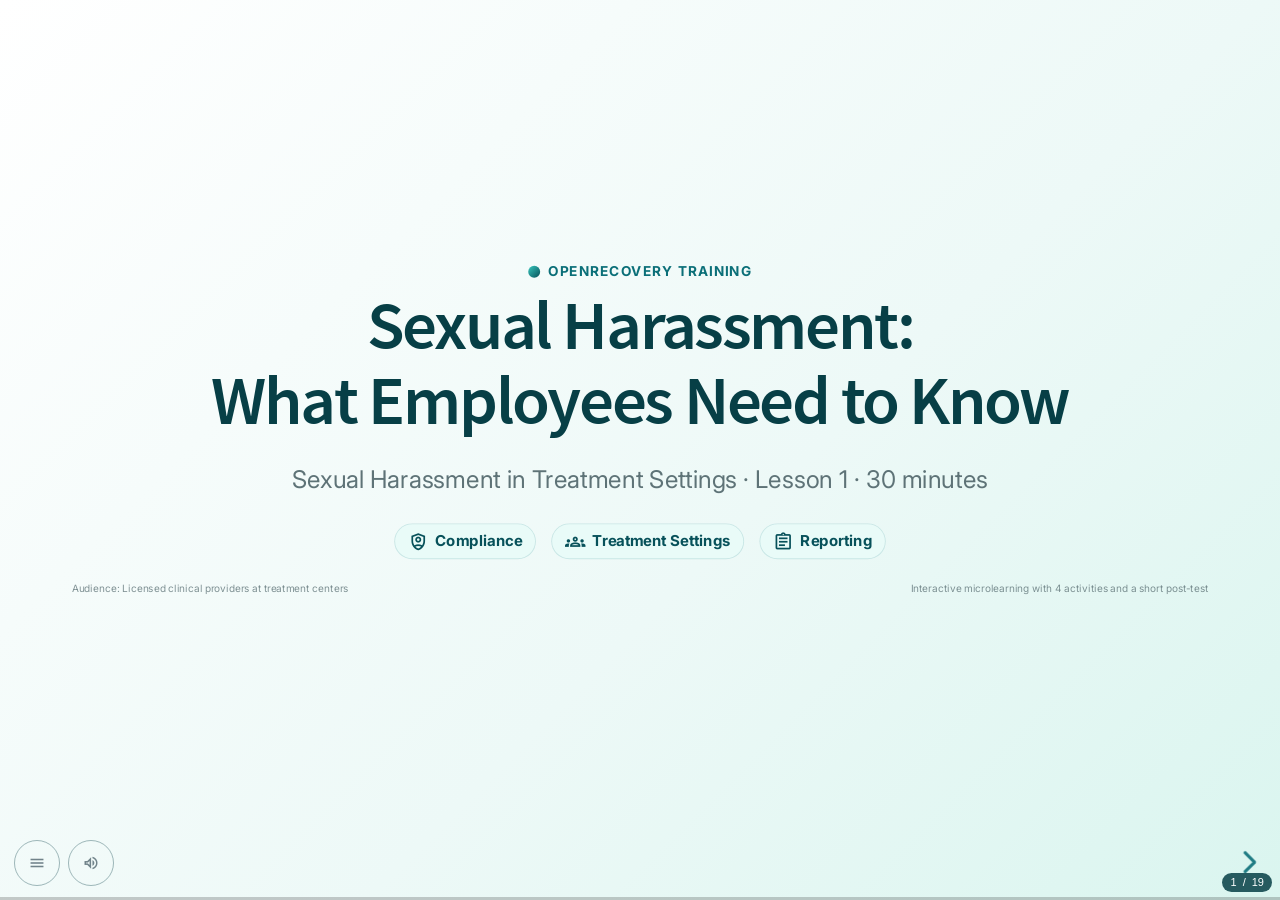
<file: presentations/sexual-harassment-in-treatment-settings/lesson-01-what-employees-need-to-know/index.html>
<!doctype html>
<html lang="en">
<head>
  <meta charset="utf-8">
  <title>Sexual Harassment: What Employees Need to Know | OpenRecovery</title>
  <meta name="viewport" content="width=device-width, initial-scale=1.0">

  <link rel="stylesheet" href="../../../core-assets/dist/reveal.css">
  <link rel="stylesheet" href="../../../core-assets/dist/theme/white.css">
  <link rel="stylesheet" href="../../../core-assets/dist/plugin/highlight/monokai.css">

  <link rel="preconnect" href="https://fonts.googleapis.com">
  <link rel="preconnect" href="https://fonts.gstatic.com" crossorigin>
  <link href="https://fonts.googleapis.com/css2?family=Inter:wght@400;500;600;700;800&amp;display=swap" rel="stylesheet">
  <link href="https://fonts.googleapis.com/css2?family=Material+Symbols+Outlined" rel="stylesheet">

  <link rel="stylesheet" href="../../../shared-styles/master.css?v=20260520-1730">
  <link rel="stylesheet" href="../../../shared-styles/lesson-runtime.css">
</head>
<body>
  <div class="reveal">
    <div class="slides">

      <section
        id="lesson-title"
        class="title-slide"
        data-title="Lesson Title"
        data-transition="fade"
        data-background-gradient="linear-gradient(135deg, #ffffff 0%, #edf9f7 58%, #daf5ef 100%)"
      >
        <div class="slide-shell center">
          <div class="title-content">
            <div class="brand-kicker">
              <span class="brand-dot"></span>
              OpenRecovery Training
            </div>

            <h1 class="lesson-title">
              Sexual Harassment:<br>
              What Employees Need to Know
            </h1>

            <p class="subtitle title-subtitle">
              Sexual Harassment in Treatment Settings &middot; Lesson 1 &middot; 30 minutes
            </p>

            <div class="pill-row">
              <span class="pill"><span class="material-symbols-outlined">shield_person</span> Compliance</span>
              <span class="pill"><span class="material-symbols-outlined">groups</span> Treatment Settings</span>
              <span class="pill"><span class="material-symbols-outlined">assignment</span> Reporting</span>
            </div>
          </div>

          <div class="footer-note">
            <span>Audience: Licensed clinical providers at treatment centers</span>
            <span>Interactive microlearning with 4 activities and a short post-test</span>
          </div>
        </div>
      </section>

      <section id="learning-goals" data-title="Learning Goals" data-transition="fade">
        <div class="slide-shell">
          <div class="two-column">
            <div class="left">
              <div class="brand-kicker">
                <span class="brand-dot"></span>
                By the end of this lesson
              </div>

              <h2>Recognize concerns, respond early, and report with clarity.</h2>

              <p class="subtitle" style="margin-left: 0;">
                This lesson is built for clinical workplaces where staff safety, patient trust, and employment obligations all matter at the same time.
              </p>

              <p class="fragment fade-up"><strong>Recognize</strong> what sexual harassment can look like in treatment settings.</p>
              <p class="fragment fade-up"><strong>Document</strong> facts, preserve evidence, and separate observation from opinion.</p>
              <p class="fragment fade-up"><strong>Report</strong> through the right pathways while protecting safety and continuity of care.</p>
            </div>

            <div class="media-panel">
              <div class="media-frame">
                <img src="assets/01-respectful-clinical-team-culture.webp" alt="Clinical staff collaborating in a respectful treatment-center setting.">
              </div>
              <p class="media-caption">
                A safe workplace culture protects both the team and the therapeutic environment.
              </p>
            </div>
          </div>
        </div>
      </section>

      <section id="why-it-matters" data-title="Why It Matters" data-transition="slide">
        <div class="slide-shell center">
          <div>
            <div class="brand-kicker">
              <span class="brand-dot"></span>
              Why this matters
            </div>

            <h2>Sexual harassment can disrupt safety, trust, and care delivery.</h2>

            <p class="subtitle">
              In treatment settings, the impact is rarely limited to one awkward moment. It can affect staff wellbeing, patient experience, workflow, and the credibility of the care environment.
            </p>

            <div class="card-grid">
              <div class="card fragment fade-up">
                <span class="material-symbols-outlined icon">health_and_safety</span>
                <h3>Staff safety</h3>
                <p>Unwelcome conduct can create fear, distraction, and reduced psychological safety at work.</p>
              </div>

              <div class="card fragment fade-up">
                <span class="material-symbols-outlined icon">volunteer_activism</span>
                <h3>Patient trust</h3>
                <p>When boundaries break down, the therapeutic environment can feel less safe for everyone involved.</p>
              </div>

              <div class="card fragment fade-up">
                <span class="material-symbols-outlined icon">gavel</span>
                <h3>Organizational response</h3>
                <p>Early reporting helps the organization investigate objectively and act before harm expands.</p>
              </div>
            </div>
          </div>
        </div>
      </section>

      <section id="core-definition" data-title="Core Definition" data-transition="fade">
        <div class="slide-shell">
          <div class="quote-box">
            <div class="brand-kicker" style="color: var(--or-mint);">
              <span class="brand-dot"></span>
              Core definition
            </div>

            <h2>
              Sexual harassment includes unwelcome sexual advances, requests for sexual favors, or other verbal or physical conduct of a sexual nature that affects employment, safety, or the work environment.
            </h2>

            <p class="muted fragment fade-up">
              In clinical practice, it becomes actionable when it interferes with job performance, creates a hostile environment, or undermines the therapeutic setting.
            </p>
          </div>
        </div>
      </section>

      <section id="where-it-can-show-up" data-title="Where It Can Show Up" data-transition="slide">
        <div class="slide-shell center">
          <div>
            <div class="brand-kicker">
              <span class="brand-dot"></span>
              Where it can show up
            </div>

            <h2>Harassment in treatment settings is not limited to one relationship.</h2>

            <p class="subtitle">
              The source content highlights four common directions of concern. Each can affect safety, workflow, and the therapeutic environment in different ways.
            </p>

            <div class="boundary-spectrum">
              <div class="spectrum-card fragment fade-up">
                <h3>Staff to staff</h3>
                <p>Comments, jokes, touching, or repeated personal attention between coworkers.</p>
              </div>

              <div class="spectrum-card fragment fade-up">
                <h3>Supervisor to staff</h3>
                <p>Power-based pressure, favoritism, or employment decisions tied to sexual attention.</p>
              </div>

              <div class="spectrum-card fragment fade-up">
                <h3>Patient to staff</h3>
                <p>Sexual comments, propositions, touching, stalking, or repeated violations of stated boundaries.</p>
              </div>

              <div class="spectrum-card fragment fade-up">
                <h3>Patient to patient</h3>
                <p>Conduct that threatens safety on the unit or undermines a respectful treatment space.</p>
              </div>
            </div>
          </div>
        </div>
      </section>

      <section id="two-patterns-to-recognize" data-title="Two Patterns To Recognize" data-transition="slide">
        <div class="slide-shell">
          <div>
            <div class="brand-kicker">
              <span class="brand-dot"></span>
              Two common patterns
            </div>

            <h2>Recognize both quid pro quo and hostile-environment concerns.</h2>

            <div class="card-grid two">
              <div class="card fragment fade-up">
                <span class="material-symbols-outlined icon">balance</span>
                <h3>Quid pro quo</h3>
                <p>Someone with power ties scheduling, evaluations, assignments, or other job-related decisions to sexual attention or favors.</p>
              </div>

              <div class="card fragment fade-up">
                <span class="material-symbols-outlined icon">warning</span>
                <h3>Hostile environment</h3>
                <p>Conduct becomes severe, repeated, or intimidating enough that the workplace feels hostile, offensive, or unsafe.</p>
              </div>
            </div>

            <p class="muted" style="margin-top: 22px; font-size: 0.5em;">
              The labels matter less than the impact: if conduct is unwelcome and it changes work conditions or safety, it deserves attention.
            </p>
          </div>
        </div>
      </section>

      <section id="activity-spot-the-concern" data-title="Activity 1: Spot The Concern" data-transition="fade">
        <div class="slide-shell">
          <div class="two-column">
            <div class="media-panel">
              <div class="media-frame">
                <img src="assets/02-spot-the-concern-scenario.webp" alt="Clinical workplace scene suggesting unwanted attention between coworkers.">
              </div>
              <p class="media-caption">
                Activity 1: Notice the power, setting, and effect on the employee trying to keep working.
              </p>
            </div>

            <div class="scenario">
              <div class="scenario-label">Activity 1</div>
              <h2 style="margin-top: 10px;">Spot the concern before it escalates.</h2>
              <p>
                A counselor has told a coworker twice that she is not interested in personal comments about her body. The comments continue during shift handoff, and the coworker now waits near her office door at the end of the day.
              </p>
              <div class="script-box">
                <p class="fragment fade-up"><strong>What signals tell you this is not harmless banter?</strong></p>
                <p class="fragment fade-up"><strong>What immediate safety or workflow concerns could develop?</strong></p>
                <p class="fragment fade-up"><strong>What should happen next besides “just ignore it”?</strong></p>
              </div>
            </div>
          </div>
        </div>
      </section>

      <section id="first-response-priorities" data-title="First Response Priorities" data-transition="slide">
        <div class="slide-shell center">
          <div>
            <div class="brand-kicker">
              <span class="brand-dot"></span>
              First response priorities
            </div>

            <h2>When something happens, steady the situation first.</h2>

            <p class="subtitle">
              Best practice is not to solve everything in the moment. Start by protecting safety, preserving facts, and activating the right people.
            </p>

            <div class="boundary-spectrum">
              <div class="spectrum-card safe fragment fade-up">
                <h3>1. Protect safety</h3>
                <p>Leave the situation, call for support, or get a supervisor involved if risk is rising.</p>
              </div>

              <div class="spectrum-card safe fragment fade-up">
                <h3>2. Set a boundary</h3>
                <p>If it is safe to do so, use brief, clear language that the conduct is not appropriate.</p>
              </div>

              <div class="spectrum-card watch fragment fade-up">
                <h3>3. Preserve facts</h3>
                <p>Record who, what, when, where, and who else was present while details are still fresh.</p>
              </div>

              <div class="spectrum-card danger fragment fade-up">
                <h3>4. Report promptly</h3>
                <p>Use HR, compliance, supervision, or emergency channels based on urgency and policy.</p>
              </div>
            </div>
          </div>
        </div>
      </section>

      <section id="document-facts-and-preserve-evidence" data-title="Document Facts And Preserve Evidence" data-transition="fade">
        <div class="slide-shell">
          <div class="two-column">
            <div class="left">
              <div class="brand-kicker">
                <span class="brand-dot"></span>
                Documentation
              </div>

              <h2>Document facts, preserve evidence, and keep the record usable.</h2>

              <p class="fragment fade-up"><strong>Capture the basics:</strong> who was involved, what was said or done, when it happened, where it happened, and who witnessed it.</p>
              <p class="fragment fade-up"><strong>Keep the language factual:</strong> describe behavior and impact without adding diagnosis, motive, or speculation.</p>
              <p class="fragment fade-up"><strong>Preserve supporting evidence:</strong> messages, voicemails, notes, screenshots, schedules, or other materials that help reconstruct the event.</p>
            </div>

            <div class="media-panel">
              <div class="media-frame">
                <img src="assets/03-document-facts-and-preserve-evidence.webp" alt="Clinician documenting facts and preserving evidence in an organized workspace.">
              </div>
              <p class="media-caption">
                Factual records support investigation, follow-up, and continuity across supervisors or reporting channels.
              </p>
            </div>
          </div>
        </div>
      </section>

      <section id="reporting-workflow" data-title="Reporting Workflow" data-transition="slide">
        <div class="slide-shell center">
          <div>
            <div class="brand-kicker">
              <span class="brand-dot"></span>
              Reporting workflow
            </div>

            <h2>Use a prompt, structured pathway instead of carrying the concern alone.</h2>

            <div class="boundary-spectrum">
              <div class="spectrum-card fragment fade-up">
                <h3>Follow policy</h3>
                <p>Start with your organization’s reporting procedure and designated contacts.</p>
              </div>

              <div class="spectrum-card fragment fade-up">
                <h3>Notify the right role</h3>
                <p>HR, compliance, and supervision may each need the information for different reasons.</p>
              </div>

              <div class="spectrum-card fragment fade-up">
                <h3>Keep support active</h3>
                <p>If a patient is involved, maintain care coverage and safety planning while the concern is addressed.</p>
              </div>

              <div class="spectrum-card fragment fade-up">
                <h3>Escalate urgent risk</h3>
                <p>Do not wait on routine workflow when there is an imminent safety concern.</p>
              </div>
            </div>
          </div>
        </div>
      </section>

      <section id="activity-documentation-practice" data-title="Activity 2: Documentation Practice" data-transition="fade">
        <div class="slide-shell">
          <div>
            <div class="brand-kicker">
              <span class="brand-dot"></span>
              Activity 2
            </div>

            <h2>Which note will help the next reviewer act?</h2>

            <div class="card-grid two">
              <div class="card fragment fade-up">
                <h3>Less useful note</h3>
                <p>
                  “He was being creepy again and clearly trying to get with me. Everyone knows he has a problem.”
                </p>
              </div>

              <div class="card fragment fade-up">
                <h3>More useful note</h3>
                <p>
                  “At 4:10 p.m. near the medication room, he said, ‘You look amazing in those scrubs,’ stepped close enough to block the doorway, and stayed there after I asked him to move.”
                </p>
              </div>
            </div>

            <div class="script-box">
              <p class="fragment fade-up"><strong>Practice:</strong> underline the second note’s concrete details.</p>
              <p class="fragment fade-up"><strong>Notice:</strong> it names time, location, exact words, behavior, and the response.</p>
            </div>
          </div>
        </div>
      </section>

      <section id="workplace-reporting-vs-mandatory-reporting" data-title="Workplace Reporting Vs Mandatory Reporting" data-transition="slide">
        <div class="slide-shell">
          <div>
            <div class="brand-kicker">
              <span class="brand-dot"></span>
              Know the pathways
            </div>

            <h2>Workplace reporting and mandatory reporting are related, but they are not the same thing.</h2>

            <div class="card-grid two">
              <div class="card fragment fade-up">
                <span class="material-symbols-outlined icon">assignment</span>
                <h3>Workplace / HR / compliance report</h3>
                <p>Used to address employee conduct, retaliation risk, and organizational response inside the workplace.</p>
              </div>

              <div class="card fragment fade-up">
                <span class="material-symbols-outlined icon">gavel</span>
                <h3>Mandatory report</h3>
                <p>May apply when abuse, neglect, exploitation, or harm to a vulnerable person is involved under law or policy.</p>
              </div>
            </div>

            <p class="muted" style="margin-top: 24px; font-size: 0.5em;">
              If both could apply, consult policy and supervision quickly. One pathway does not automatically replace the other.
            </p>
          </div>
        </div>
      </section>

      <section id="employer-duties-and-anti-retaliation" data-title="Employer Duties And Anti-Retaliation" data-transition="fade">
        <div class="slide-shell">
          <div class="two-column">
            <div class="left">
              <div class="brand-kicker">
                <span class="brand-dot"></span>
                Organizational response
              </div>

              <h2>Employees should be able to report without fear of retaliation.</h2>

              <p class="fragment fade-up"><strong>Investigate objectively:</strong> complaints should be reviewed consistently and based on facts.</p>
              <p class="fragment fade-up"><strong>Protect the reporter:</strong> follow-up should not create punishment for speaking up in good faith.</p>
              <p class="fragment fade-up"><strong>Act when warranted:</strong> corrective steps, safety planning, and post-incident support help rebuild trust.</p>
            </div>

            <div class="media-panel">
              <div class="media-frame">
                <img src="assets/04-protected-reporting-and-employer-response.webp" alt="Professional reporting meeting between a clinician and a supervisor or HR representative.">
              </div>
              <p class="media-caption">
                A strong response culture listens, protects, investigates, and follows through.
              </p>
            </div>
          </div>
        </div>
      </section>

      <section id="activity-choose-the-next-step" data-title="Activity 3: Choose The Next Step" data-transition="fade">
        <div class="slide-shell">
          <div class="scenario">
            <div class="scenario-label">Activity 3</div>
            <h2 style="margin-top: 10px;">Choose the next step, not the perfect speech.</h2>
            <p>
              A patient begins sending sexual messages to a clinician through an unofficial channel after hours. The clinician has screenshots, feels uneasy, and worries that reporting it will disrupt the patient relationship.
            </p>

            <div class="card-grid two" style="margin-top: 20px;">
              <div class="card fragment fade-up">
                <h3>Common but risky response</h3>
                <p>Handle it privately, hope it stops, and avoid documenting because the patient is “already struggling.”</p>
              </div>

              <div class="card fragment fade-up">
                <h3>Safer response</h3>
                <p>Preserve the messages, notify the right supervisor or reporting channel, and plan how patient care will continue safely.</p>
              </div>
            </div>
          </div>
        </div>
      </section>

      <section id="patient-involved-incidents" data-title="Patient-Involved Incidents" data-transition="fade">
        <div class="slide-shell">
          <div class="two-column">
            <div class="left">
              <div class="brand-kicker">
                <span class="brand-dot"></span>
                When a patient is involved
              </div>

              <h2>Protect care and safety together.</h2>

              <p class="fragment fade-up"><strong>Support the people involved:</strong> make sure staff and patients get appropriate follow-up, supervision, and safety planning.</p>
              <p class="fragment fade-up"><strong>Keep boundaries clear:</strong> use approved channels, clarify expectations, and avoid private side arrangements.</p>
              <p class="fragment fade-up"><strong>Coordinate the team:</strong> treatment, supervision, and reporting responses should work together instead of competing.</p>
            </div>

            <div class="media-panel">
              <div class="media-frame">
                <img src="assets/05-patient-safety-and-clinical-support.webp" alt="Clinical team coordinating patient support and safety after an incident.">
              </div>
              <p class="media-caption">
                Patient-related incidents often require both a clinical response and a workplace response.
              </p>
            </div>
          </div>
        </div>
      </section>

      <section id="activity-build-a-script" class="reflection-slide" data-title="Activity 4: Build A Script" data-transition="fade">
        <div class="slide-shell">
          <div class="reflection-content">
            <div class="brand-kicker">
              <span class="brand-dot"></span>
              Activity 4
            </div>

            <h2 class="reflection-title">
              <span>What would you say to set a clear boundary</span>
              <span>without arguing or overexplaining?</span>
            </h2>

            <div class="script-box" style="max-width: 960px; margin: 0 auto;">
              <p class="fragment fade-up"><strong>Direct option:</strong> “That comment is not appropriate for work. I need you to stop.”</p>
              <p class="fragment fade-up"><strong>Patient-facing option:</strong> “I’m here to support your treatment, and I need us to keep this interaction professional.”</p>
              <p class="fragment fade-up"><strong>Remember:</strong> you do not need the perfect wording before you document and report.</p>
            </div>
          </div>
        </div>
      </section>

      <section id="short-post-test" data-title="Short Post-Test" data-transition="slide">
        <div class="slide-shell">
          <div>
            <div class="brand-kicker">
              <span class="brand-dot"></span>
              Short post-test
            </div>

            <h2>Check your understanding.</h2>

            <div class="card-grid two">
              <div class="card fragment fade-up">
                <h3>1. True or false?</h3>
                <p>Harassment only counts if it happens between employees.</p>
                <p class="muted"><strong>Answer:</strong> False. Patient-to-staff and patient-to-patient incidents can also require action.</p>
              </div>

              <div class="card fragment fade-up">
                <h3>2. Best documentation habit?</h3>
                <p>A factual description with time, place, exact behavior, and witnesses.</p>
              </div>

              <div class="card fragment fade-up">
                <h3>3. If a report feels uncertain...</h3>
                <p>Use policy, supervision, HR, compliance, or legal guidance instead of staying silent.</p>
              </div>

              <div class="card fragment fade-up">
                <h3>4. If a vulnerable person may be harmed...</h3>
                <p>Check whether mandatory reporting obligations apply in addition to workplace reporting.</p>
              </div>
            </div>
          </div>
        </div>
      </section>

      <section id="resources" data-title="Resources" data-transition="slide">
        <div class="slide-shell">
          <div>
            <div class="brand-kicker">
              <span class="brand-dot"></span>
              Resources
            </div>

            <h2>Keep these reference points close.</h2>

            <table class="clean-table">
              <thead>
                <tr>
                  <th>Source</th>
                  <th>Use it for</th>
                </tr>
              </thead>
              <tbody>
                <tr class="fragment fade-up">
                  <td>EEOC &mdash; Harassment</td>
                  <td><a href="https://www.eeoc.gov/harassment" target="_blank" rel="noopener noreferrer">https://www.eeoc.gov/harassment</a></td>
                </tr>
                <tr class="fragment fade-up">
                  <td>EEOC &mdash; Enforcement Guidance on Harassment in the Workplace</td>
                  <td><a href="https://www.eeoc.gov/laws/guidance/enforcement-guidance-harassment-workplace" target="_blank" rel="noopener noreferrer">https://www.eeoc.gov/laws/guidance/enforcement-guidance-harassment-workplace</a></td>
                </tr>
                <tr class="fragment fade-up">
                  <td>OSHA &mdash; Workplace Violence</td>
                  <td><a href="https://www.osha.gov/workplace-violence" target="_blank" rel="noopener noreferrer">https://www.osha.gov/workplace-violence</a></td>
                </tr>
                <tr class="fragment fade-up">
                  <td>CDC / NIOSH &mdash; About Workplace Violence</td>
                  <td><a href="https://www.cdc.gov/niosh/violence/about/" target="_blank" rel="noopener noreferrer">https://www.cdc.gov/niosh/violence/about/</a></td>
                </tr>
                <tr class="fragment fade-up">
                  <td>SAMHSA &mdash; Behavioral health guidance and support resources</td>
                  <td><a href="https://www.samhsa.gov/" target="_blank" rel="noopener noreferrer">https://www.samhsa.gov/</a></td>
                </tr>
              </tbody>
            </table>
          </div>
        </div>
      </section>

      <section
        id="key-takeaways"
        class="dark-slide key-takeaways-slide"
        data-title="Key Takeaways"
        data-transition="slide"
        data-background-gradient="linear-gradient(145deg, #073f46 0%, #0a5963 52%, #0b6f78 100%)"
      >
        <div class="slide-shell left">
          <div class="takeaway-content">
            <div class="brand-kicker">
              <span class="brand-dot"></span>
              Key takeaways
            </div>

            <h2>Respond early, document clearly, and protect safety.</h2>

            <ul class="takeaway-list">
              <li class="fragment fade-up">
                <span class="material-symbols-outlined">check_circle</span>
                <span>Harassment in treatment settings can involve coworkers, supervisors, patients, or patient-to-patient conduct.</span>
              </li>
              <li class="fragment fade-up">
                <span class="material-symbols-outlined">edit_note</span>
                <span>Factual documentation and preserved evidence make the next step easier for supervisors, HR, compliance, and investigators.</span>
              </li>
              <li class="fragment fade-up">
                <span class="material-symbols-outlined">report</span>
                <span>Prompt reporting protects staff, supports patients, and helps the organization respond before risk grows.</span>
              </li>
              <li class="fragment fade-up">
                <span class="material-symbols-outlined">shield_person</span>
                <span>If a vulnerable person may be harmed, check mandatory-reporting obligations in addition to workplace pathways.</span>
              </li>
            </ul>
          </div>
        </div>
      </section>

    </div>
  </div>

  <script src="../../../core-assets/dist/reveal.js"></script>
  <script src="../../../core-assets/dist/plugin/notes.js"></script>
  <script src="../../../core-assets/dist/plugin/search.js"></script>
  <script src="../../../core-assets/dist/plugin/zoom.js"></script>
  <script src="../../../shared-runtime/lesson-runtime.js"></script>
  <script>
    window.OpenRecoveryLessonRuntime.init();
  </script>
</body>
</html>
</file>
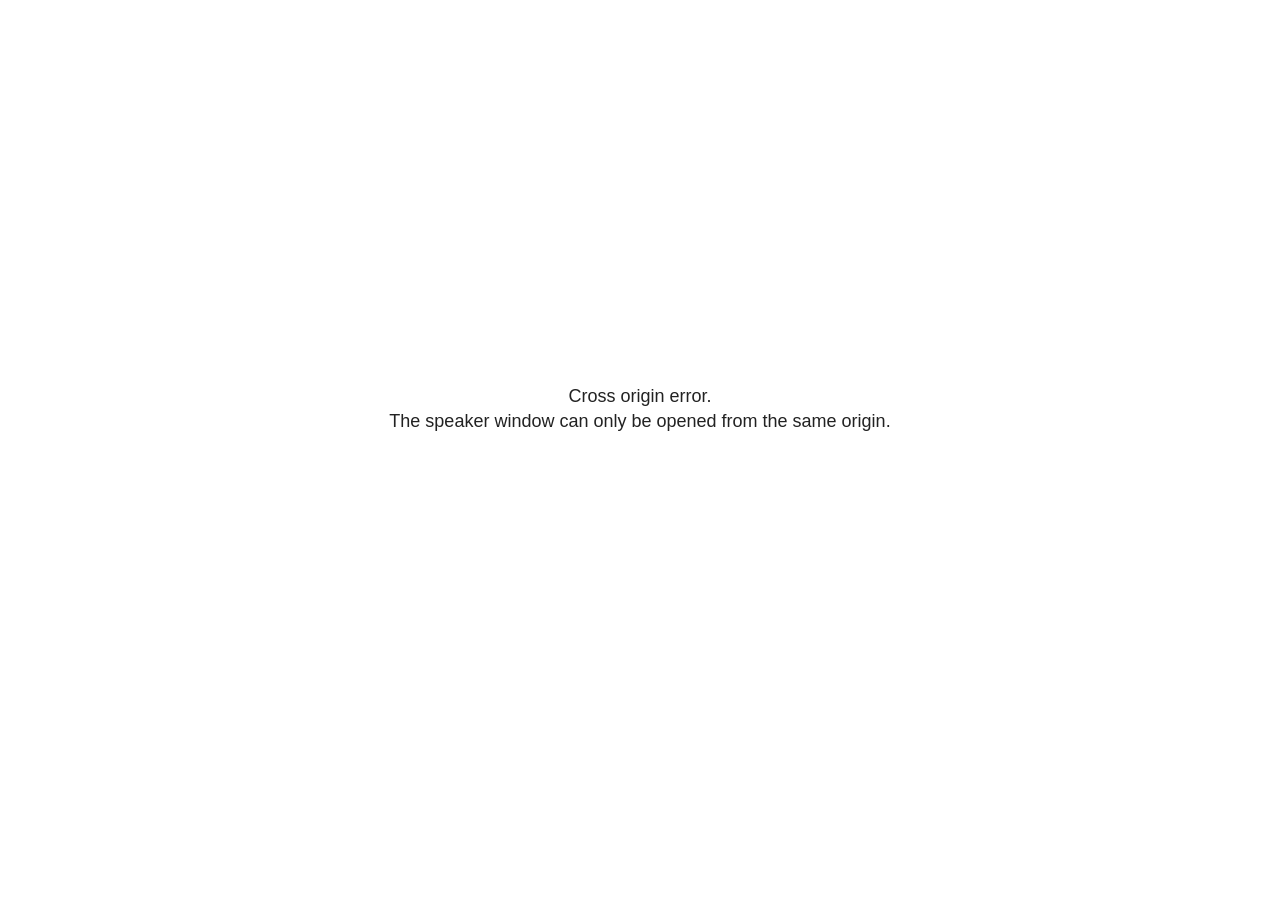
<file: core-assets/plugin/notes/speaker-view.html>
<!--
	NOTE: You need to build the notes plugin after making changes to this file.
-->
<html lang="en">
	<head>
		<meta charset="utf-8">

		<title>reveal.js - Speaker View</title>

		<style>
			body {
				font-family: Helvetica;
				font-size: 18px;
			}

			#current-slide,
			#upcoming-slide,
			#speaker-controls {
				padding: 6px;
				box-sizing: border-box;
				-moz-box-sizing: border-box;
			}

			#current-slide iframe,
			#upcoming-slide iframe {
				width: 100%;
				height: 100%;
				border: 1px solid #ddd;
			}

			#current-slide .label,
			#upcoming-slide .label {
				position: absolute;
				top: 10px;
				left: 10px;
				z-index: 2;
			}

			#connection-status {
				position: absolute;
				top: 0;
				left: 0;
				width: 100%;
				height: 100%;
				z-index: 20;
				padding: 30% 20% 20% 20%;
				font-size: 18px;
				color: #222;
				background: #fff;
				text-align: center;
				box-sizing: border-box;
				line-height: 1.4;
			}

			.overlay-element {
				height: 34px;
				line-height: 34px;
				padding: 0 10px;
				text-shadow: none;
				background: rgba( 220, 220, 220, 0.8 );
				color: #222;
				font-size: 14px;
			}

			.overlay-element.interactive:hover {
				background: rgba( 220, 220, 220, 1 );
			}

			#current-slide {
				position: absolute;
				width: 60%;
				height: 100%;
				top: 0;
				left: 0;
				padding-right: 0;
			}

			#upcoming-slide {
				position: absolute;
				width: 40%;
				height: 40%;
				right: 0;
				top: 0;
			}

			/* Speaker controls */
			#speaker-controls {
				position: absolute;
				top: 40%;
				right: 0;
				width: 40%;
				height: 60%;
				overflow: auto;
				font-size: 18px;
			}

				.speaker-controls-time.hidden,
				.speaker-controls-notes.hidden {
					display: none;
				}

				.speaker-controls-time .label,
				.speaker-controls-pace .label,
				.speaker-controls-notes .label {
					text-transform: uppercase;
					font-weight: normal;
					font-size: 0.66em;
					color: #666;
					margin: 0;
				}

				.speaker-controls-time, .speaker-controls-pace {
					border-bottom: 1px solid rgba( 200, 200, 200, 0.5 );
					margin-bottom: 10px;
					padding: 10px 16px;
					padding-bottom: 20px;
					cursor: pointer;
				}

				.speaker-controls-time .reset-button {
					opacity: 0;
					float: right;
					color: #666;
					text-decoration: none;
				}
				.speaker-controls-time:hover .reset-button {
					opacity: 1;
				}

				.speaker-controls-time .timer,
				.speaker-controls-time .clock {
					width: 50%;
				}

				.speaker-controls-time .timer,
				.speaker-controls-time .clock,
				.speaker-controls-time .pacing .hours-value,
				.speaker-controls-time .pacing .minutes-value,
				.speaker-controls-time .pacing .seconds-value {
					font-size: 1.9em;
				}

				.speaker-controls-time .timer {
					float: left;
				}

				.speaker-controls-time .clock {
					float: right;
					text-align: right;
				}

				.speaker-controls-time span.mute {
					opacity: 0.3;
				}

				.speaker-controls-time .pacing-title {
					margin-top: 5px;
				}

				.speaker-controls-time .pacing.ahead {
					color: blue;
				}

				.speaker-controls-time .pacing.on-track {
					color: green;
				}

				.speaker-controls-time .pacing.behind {
					color: red;
				}

				.speaker-controls-notes {
					padding: 10px 16px;
				}

				.speaker-controls-notes .value {
					margin-top: 5px;
					line-height: 1.4;
					font-size: 1.2em;
				}

			/* Layout selector */
			#speaker-layout {
				position: absolute;
				top: 10px;
				right: 10px;
				color: #222;
				z-index: 10;
			}
				#speaker-layout select {
					position: absolute;
					width: 100%;
					height: 100%;
					top: 0;
					left: 0;
					border: 0;
					box-shadow: 0;
					cursor: pointer;
					opacity: 0;

					font-size: 1em;
					background-color: transparent;

					-moz-appearance: none;
					-webkit-appearance: none;
					-webkit-tap-highlight-color: rgba(0, 0, 0, 0);
				}

				#speaker-layout select:focus {
					outline: none;
					box-shadow: none;
				}

			.clear {
				clear: both;
			}

			/* Speaker layout: Wide */
			body[data-speaker-layout="wide"] #current-slide,
			body[data-speaker-layout="wide"] #upcoming-slide {
				width: 50%;
				height: 45%;
				padding: 6px;
			}

			body[data-speaker-layout="wide"] #current-slide {
				top: 0;
				left: 0;
			}

			body[data-speaker-layout="wide"] #upcoming-slide {
				top: 0;
				left: 50%;
			}

			body[data-speaker-layout="wide"] #speaker-controls {
				top: 45%;
				left: 0;
				width: 100%;
				height: 50%;
				font-size: 1.25em;
			}

			/* Speaker layout: Tall */
			body[data-speaker-layout="tall"] #current-slide,
			body[data-speaker-layout="tall"] #upcoming-slide {
				width: 45%;
				height: 50%;
				padding: 6px;
			}

			body[data-speaker-layout="tall"] #current-slide {
				top: 0;
				left: 0;
			}

			body[data-speaker-layout="tall"] #upcoming-slide {
				top: 50%;
				left: 0;
			}

			body[data-speaker-layout="tall"] #speaker-controls {
				padding-top: 40px;
				top: 0;
				left: 45%;
				width: 55%;
				height: 100%;
				font-size: 1.25em;
			}

			/* Speaker layout: Notes only */
			body[data-speaker-layout="notes-only"] #current-slide,
			body[data-speaker-layout="notes-only"] #upcoming-slide {
				display: none;
			}

			body[data-speaker-layout="notes-only"] #speaker-controls {
				padding-top: 40px;
				top: 0;
				left: 0;
				width: 100%;
				height: 100%;
				font-size: 1.25em;
			}

			@media screen and (max-width: 1080px) {
				body[data-speaker-layout="default"] #speaker-controls {
					font-size: 16px;
				}
			}

			@media screen and (max-width: 900px) {
				body[data-speaker-layout="default"] #speaker-controls {
					font-size: 14px;
				}
			}

			@media screen and (max-width: 800px) {
				body[data-speaker-layout="default"] #speaker-controls {
					font-size: 12px;
				}
			}

		</style>
	</head>

	<body>

		<div id="connection-status">Loading speaker view...</div>

		<div id="current-slide"></div>
		<div id="upcoming-slide"><span class="overlay-element label">Upcoming</span></div>
		<div id="speaker-controls">
			<div class="speaker-controls-time">
				<h4 class="label">Time <span class="reset-button">Click to Reset</span></h4>
				<div class="clock">
					<span class="clock-value">0:00 AM</span>
				</div>
				<div class="timer">
					<span class="hours-value">00</span><span class="minutes-value">:00</span><span class="seconds-value">:00</span>
				</div>
				<div class="clear"></div>

				<h4 class="label pacing-title" style="display: none">Pacing – Time to finish current slide</h4>
				<div class="pacing" style="display: none">
					<span class="hours-value">00</span><span class="minutes-value">:00</span><span class="seconds-value">:00</span>
				</div>
			</div>

			<div class="speaker-controls-notes hidden">
				<h4 class="label">Notes</h4>
				<div class="value"></div>
			</div>
		</div>
		<div id="speaker-layout" class="overlay-element interactive">
			<span class="speaker-layout-label"></span>
			<select class="speaker-layout-dropdown"></select>
		</div>

		<script>

			(function() {

				var notes,
					notesValue,
					currentState,
					currentSlide,
					upcomingSlide,
					layoutLabel,
					layoutDropdown,
					pendingCalls = {},
					lastRevealApiCallId = 0,
					connected = false

				var connectionStatus = document.querySelector( '#connection-status' );

				var SPEAKER_LAYOUTS = {
					'default': 'Default',
					'wide': 'Wide',
					'tall': 'Tall',
					'notes-only': 'Notes only'
				};

				setupLayout();

				let openerOrigin;

				try {
					openerOrigin = window.opener.location.origin;
				}
				catch ( error ) { console.warn( error ) }

				// In order to prevent XSS, the speaker view will only run if its
				// opener has the same origin as itself
				if( window.location.origin !== openerOrigin ) {
					connectionStatus.innerHTML = 'Cross origin error.<br>The speaker window can only be opened from the same origin.';
					return;
				}

				var connectionTimeout = setTimeout( function() {
					connectionStatus.innerHTML = 'Error connecting to main window.<br>Please try closing and reopening the speaker view.';
				}, 5000 );

				window.addEventListener( 'message', function( event ) {

					// Validate the origin of all messages to avoid parsing messages
					// that aren't meant for us. Ignore when running off file:// so
					// that the speaker view continues to work without a web server.
					if( window.location.origin !== event.origin && window.location.origin !== 'file://' ) {
						return
					}

					clearTimeout( connectionTimeout );
					connectionStatus.style.display = 'none';

					var data = JSON.parse( event.data );

					// The overview mode is only useful to the reveal.js instance
					// where navigation occurs so we don't sync it
					if( data.state ) delete data.state.overview;

					// Messages sent by the notes plugin inside of the main window
					if( data && data.namespace === 'reveal-notes' ) {
						if( data.type === 'connect' ) {
							handleConnectMessage( data );
						}
						else if( data.type === 'state' ) {
							handleStateMessage( data );
						}
						else if( data.type === 'return' ) {
							pendingCalls[data.callId](data.result);
							delete pendingCalls[data.callId];
						}
					}
					// Messages sent by the reveal.js inside of the current slide preview
					else if( data && data.namespace === 'reveal' ) {
						const supportedEvents = [
							'slidechanged',
							'fragmentshown',
							'fragmenthidden',
							'paused',
							'resumed',
							'previewiframe',
							'previewimage',
							'previewvideo',
							'closeoverlay'
						];

						if( /ready/.test( data.eventName ) ) {
							// Send a message back to notify that the handshake is complete
							window.opener.postMessage( JSON.stringify({ namespace: 'reveal-notes', type: 'connected'} ), '*' );
						}
						else if( supportedEvents.includes( data.eventName ) && currentState !== JSON.stringify( data.state ) ) {
							dispatchStateToMainWindow( data.state );
						}
					}

				} );

				/**
				 * Updates the presentation in the main window to match the state
				 * of the presentation in the notes window.
				 */
				const dispatchStateToMainWindow = debounce(( state ) => {
					window.opener.postMessage( JSON.stringify({ method: 'setState', args: [ state ]} ), '*' );
				}, 500);

				/**
				 * Asynchronously calls the Reveal.js API of the main frame.
				 */
				function callRevealApi( methodName, methodArguments, callback ) {

					var callId = ++lastRevealApiCallId;
					pendingCalls[callId] = callback;
					window.opener.postMessage( JSON.stringify( {
						namespace: 'reveal-notes',
						type: 'call',
						callId: callId,
						methodName: methodName,
						arguments: methodArguments
					} ), '*' );

				}

				/**
				 * Called when the main window is trying to establish a
				 * connection.
				 */
				function handleConnectMessage( data ) {

					if( connected === false ) {
						connected = true;

						setupIframes( data );
						setupKeyboard();
						setupNotes();
						setupTimer();
						setupHeartbeat();
					}

				}

				/**
				 * Called when the main window sends an updated state.
				 */
				function handleStateMessage( data ) {

					// Store the most recently set state to avoid circular loops
					// applying the same state
					currentState = JSON.stringify( data.state );

					// No need for updating the notes in case of fragment changes
					if ( data.notes ) {
						notes.classList.remove( 'hidden' );
						notesValue.style.whiteSpace = data.whitespace;
						if( data.markdown ) {
							notesValue.innerHTML = marked.parse( data.notes );
						}
						else {
							notesValue.innerHTML = data.notes;
						}
					}
					else {
						notes.classList.add( 'hidden' );
					}

					// Don't show lightboxes in the upcoming slide
					const { previewVideo, previewImage, previewIframe, ...upcomingState } = data.state;

					// Update the note slides
					currentSlide.contentWindow.postMessage( JSON.stringify({ method: 'setState', args: [ data.state ] }), '*' );
					upcomingSlide.contentWindow.postMessage( JSON.stringify({ method: 'setState', args: [ upcomingState ] }), '*' );
					upcomingSlide.contentWindow.postMessage( JSON.stringify({ method: 'next' }), '*' );

				}

				// Limit to max one state update per X ms
				handleStateMessage = debounce( handleStateMessage, 200 );

				/**
				 * Forward keyboard events to the current slide window.
				 * This enables keyboard events to work even if focus
				 * isn't set on the current slide iframe.
				 *
				 * Block F5 default handling, it reloads and disconnects
				 * the speaker notes window.
				 */
				function setupKeyboard() {

					document.addEventListener( 'keydown', function( event ) {
						if( event.keyCode === 116 || ( event.metaKey && event.keyCode === 82 ) ) {
							event.preventDefault();
							return false;
						}
						currentSlide.contentWindow.postMessage( JSON.stringify({ method: 'triggerKey', args: [ event.keyCode ] }), '*' );
					} );

				}

				/**
				 * Creates the preview iframes.
				 */
				function setupIframes( data ) {

					var params = [
						'receiver',
						'progress=false',
						'history=false',
						'transition=none',
						'autoSlide=0',
						'backgroundTransition=none'
					].join( '&' );

					var urlSeparator = /\?/.test(data.url) ? '&' : '?';
					var hash = '#/' + data.state.indexh + '/' + data.state.indexv;
					var currentURL = data.url + urlSeparator + params + '&scrollActivationWidth=false&postMessageEvents=true' + hash;
					var upcomingURL = data.url + urlSeparator + params + '&scrollActivationWidth=false&controls=false' + hash;

					currentSlide = document.createElement( 'iframe' );
					currentSlide.setAttribute( 'width', 1280 );
					currentSlide.setAttribute( 'height', 1024 );
					currentSlide.setAttribute( 'src', currentURL );
					document.querySelector( '#current-slide' ).appendChild( currentSlide );

					upcomingSlide = document.createElement( 'iframe' );
					upcomingSlide.setAttribute( 'width', 640 );
					upcomingSlide.setAttribute( 'height', 512 );
					upcomingSlide.setAttribute( 'src', upcomingURL );
					document.querySelector( '#upcoming-slide' ).appendChild( upcomingSlide );

				}

				/**
				 * Setup the notes UI.
				 */
				function setupNotes() {

					notes = document.querySelector( '.speaker-controls-notes' );
					notesValue = document.querySelector( '.speaker-controls-notes .value' );

				}

				/**
				 * We send out a heartbeat at all times to ensure we can
				 * reconnect with the main presentation window after reloads.
				 */
				function setupHeartbeat() {

					setInterval( () => {
						window.opener.postMessage( JSON.stringify({ namespace: 'reveal-notes', type: 'heartbeat'} ), '*' );
					}, 1000 );

				}

				function getTimings( callback ) {

					callRevealApi( 'getSlidesAttributes', [], function ( slideAttributes ) {
						callRevealApi( 'getConfig', [], function ( config ) {
							var totalTime = config.totalTime;
							var minTimePerSlide = config.minimumTimePerSlide || 0;
							var defaultTiming = config.defaultTiming;
							if ((defaultTiming == null) && (totalTime == null)) {
								callback(null);
								return;
							}
							// Setting totalTime overrides defaultTiming
							if (totalTime) {
								defaultTiming = 0;
							}
							var timings = [];
							for ( var i in slideAttributes ) {
								var slide = slideAttributes[ i ];
								var timing = defaultTiming;
								if( slide.hasOwnProperty( 'data-timing' )) {
									var t = slide[ 'data-timing' ];
									timing = parseInt(t);
									if( isNaN(timing) ) {
										console.warn("Could not parse timing '" + t + "' of slide " + i + "; using default of " + defaultTiming);
										timing = defaultTiming;
									}
								}
								timings.push(timing);
							}
							if ( totalTime ) {
								// After we've allocated time to individual slides, we summarize it and
								// subtract it from the total time
								var remainingTime = totalTime - timings.reduce( function(a, b) { return a + b; }, 0 );
								// The remaining time is divided by the number of slides that have 0 seconds
								// allocated at the moment, giving the average time-per-slide on the remaining slides
								var remainingSlides = (timings.filter( function(x) { return x == 0 }) ).length
								var timePerSlide = Math.round( remainingTime / remainingSlides, 0 )
								// And now we replace every zero-value timing with that average
								timings = timings.map( function(x) { return (x==0 ? timePerSlide : x) } );
							}
							var slidesUnderMinimum = timings.filter( function(x) { return (x < minTimePerSlide) } ).length
							if ( slidesUnderMinimum ) {
								message = "The pacing time for " + slidesUnderMinimum + " slide(s) is under the configured minimum of " + minTimePerSlide + " seconds. Check the data-timing attribute on individual slides, or consider increasing the totalTime or minimumTimePerSlide configuration options (or removing some slides).";
								alert(message);
							}
							callback( timings );
						} );
					} );

				}

				/**
				 * Return the number of seconds allocated for presenting
				 * all slides up to and including this one.
				 */
				function getTimeAllocated( timings, callback ) {

					callRevealApi( 'getSlidePastCount', [], function ( currentSlide ) {
						var allocated = 0;
						for (var i in timings.slice(0, currentSlide + 1)) {
							allocated += timings[i];
						}
						callback( allocated );
					} );

				}

				/**
				 * Create the timer and clock and start updating them
				 * at an interval.
				 */
				function setupTimer() {

					var start = new Date(),
					timeEl = document.querySelector( '.speaker-controls-time' ),
					clockEl = timeEl.querySelector( '.clock-value' ),
					hoursEl = timeEl.querySelector( '.hours-value' ),
					minutesEl = timeEl.querySelector( '.minutes-value' ),
					secondsEl = timeEl.querySelector( '.seconds-value' ),
					pacingTitleEl = timeEl.querySelector( '.pacing-title' ),
					pacingEl = timeEl.querySelector( '.pacing' ),
					pacingHoursEl = pacingEl.querySelector( '.hours-value' ),
					pacingMinutesEl = pacingEl.querySelector( '.minutes-value' ),
					pacingSecondsEl = pacingEl.querySelector( '.seconds-value' );

					var timings = null;
					getTimings( function ( _timings ) {

						timings = _timings;
						if (_timings !== null) {
							pacingTitleEl.style.removeProperty('display');
							pacingEl.style.removeProperty('display');
						}

						// Update once directly
						_updateTimer();

						// Then update every second
						setInterval( _updateTimer, 1000 );

					} );


					function _resetTimer() {

						if (timings == null) {
							start = new Date();
							_updateTimer();
						}
						else {
							// Reset timer to beginning of current slide
							getTimeAllocated( timings, function ( slideEndTimingSeconds ) {
								var slideEndTiming = slideEndTimingSeconds * 1000;
								callRevealApi( 'getSlidePastCount', [], function ( currentSlide ) {
									var currentSlideTiming = timings[currentSlide] * 1000;
									var previousSlidesTiming = slideEndTiming - currentSlideTiming;
									var now = new Date();
									start = new Date(now.getTime() - previousSlidesTiming);
									_updateTimer();
								} );
							} );
						}

					}

					timeEl.addEventListener( 'click', function() {
						_resetTimer();
						return false;
					} );

					function _displayTime( hrEl, minEl, secEl, time) {

						var sign = Math.sign(time) == -1 ? "-" : "";
						time = Math.abs(Math.round(time / 1000));
						var seconds = time % 60;
						var minutes = Math.floor( time / 60 ) % 60 ;
						var hours = Math.floor( time / ( 60 * 60 )) ;
						hrEl.innerHTML = sign + zeroPadInteger( hours );
						if (hours == 0) {
							hrEl.classList.add( 'mute' );
						}
						else {
							hrEl.classList.remove( 'mute' );
						}
						minEl.innerHTML = ':' + zeroPadInteger( minutes );
						if (hours == 0 && minutes == 0) {
							minEl.classList.add( 'mute' );
						}
						else {
							minEl.classList.remove( 'mute' );
						}
						secEl.innerHTML = ':' + zeroPadInteger( seconds );
					}

					function _updateTimer() {

						var diff, hours, minutes, seconds,
						now = new Date();

						diff = now.getTime() - start.getTime();

						clockEl.innerHTML = now.toLocaleTimeString( 'en-US', { hour12: true, hour: '2-digit', minute:'2-digit' } );
						_displayTime( hoursEl, minutesEl, secondsEl, diff );
						if (timings !== null) {
							_updatePacing(diff);
						}

					}

					function _updatePacing(diff) {

						getTimeAllocated( timings, function ( slideEndTimingSeconds ) {
							var slideEndTiming = slideEndTimingSeconds * 1000;

							callRevealApi( 'getSlidePastCount', [], function ( currentSlide ) {
								var currentSlideTiming = timings[currentSlide] * 1000;
								var timeLeftCurrentSlide = slideEndTiming - diff;
								if (timeLeftCurrentSlide < 0) {
									pacingEl.className = 'pacing behind';
								}
								else if (timeLeftCurrentSlide < currentSlideTiming) {
									pacingEl.className = 'pacing on-track';
								}
								else {
									pacingEl.className = 'pacing ahead';
								}
								_displayTime( pacingHoursEl, pacingMinutesEl, pacingSecondsEl, timeLeftCurrentSlide );
							} );
						} );
					}

				}

				/**
				 * Sets up the speaker view layout and layout selector.
				 */
				function setupLayout() {

					layoutDropdown = document.querySelector( '.speaker-layout-dropdown' );
					layoutLabel = document.querySelector( '.speaker-layout-label' );

					// Render the list of available layouts
					for( var id in SPEAKER_LAYOUTS ) {
						var option = document.createElement( 'option' );
						option.setAttribute( 'value', id );
						option.textContent = SPEAKER_LAYOUTS[ id ];
						layoutDropdown.appendChild( option );
					}

					// Monitor the dropdown for changes
					layoutDropdown.addEventListener( 'change', function( event ) {

						setLayout( layoutDropdown.value );

					}, false );

					// Restore any currently persisted layout
					setLayout( getLayout() );

				}

				/**
				 * Sets a new speaker view layout. The layout is persisted
				 * in local storage.
				 */
				function setLayout( value ) {

					var title = SPEAKER_LAYOUTS[ value ];

					layoutLabel.innerHTML = 'Layout' + ( title ? ( ': ' + title ) : '' );
					layoutDropdown.value = value;

					document.body.setAttribute( 'data-speaker-layout', value );

					// Persist locally
					if( supportsLocalStorage() ) {
						window.localStorage.setItem( 'reveal-speaker-layout', value );
					}

				}

				/**
				 * Returns the ID of the most recently set speaker layout
				 * or our default layout if none has been set.
				 */
				function getLayout() {

					if( supportsLocalStorage() ) {
						var layout = window.localStorage.getItem( 'reveal-speaker-layout' );
						if( layout ) {
							return layout;
						}
					}

					// Default to the first record in the layouts hash
					for( var id in SPEAKER_LAYOUTS ) {
						return id;
					}

				}

				function supportsLocalStorage() {

					try {
						localStorage.setItem('test', 'test');
						localStorage.removeItem('test');
						return true;
					}
					catch( e ) {
						return false;
					}

				}

				function zeroPadInteger( num ) {

					var str = '00' + parseInt( num );
					return str.substring( str.length - 2 );

				}

				/**
				 * Limits the frequency at which a function can be called.
				 */
				function debounce( fn, ms ) {

					var lastTime = 0,
						timeout;

					return function() {

						var args = arguments;
						var context = this;

						clearTimeout( timeout );

						var timeSinceLastCall = Date.now() - lastTime;
						if( timeSinceLastCall > ms ) {
							fn.apply( context, args );
							lastTime = Date.now();
						}
						else {
							timeout = setTimeout( function() {
								fn.apply( context, args );
								lastTime = Date.now();
							}, ms - timeSinceLastCall );
						}

					}

				}

			})();

		</script>
	</body>
</html>
</file>
<file: core-assets/dist/reveal.css>
.reveal .stretch,.reveal .r-stretch{max-width:none;max-height:none}.reveal pre.stretch code,.reveal pre.r-stretch code{box-sizing:border-box;height:100%;max-height:100%}.reveal .r-fit-text{white-space:nowrap;display:inline-block}.reveal .r-stack{grid-template-rows:100%;display:grid}.reveal .r-stack>*{grid-area:1/1;margin:auto}.reveal .r-vstack,.reveal .r-hstack{display:flex}.reveal .r-vstack img,.reveal .r-vstack video,.reveal .r-hstack img,.reveal .r-hstack video{object-fit:contain;min-width:0;min-height:0}.reveal .r-vstack{flex-direction:column;justify-content:center;align-items:center}.reveal .r-hstack{flex-direction:row;justify-content:center;align-items:center}.reveal .items-stretch{align-items:stretch}.reveal .items-start{align-items:flex-start}.reveal .items-center{align-items:center}.reveal .items-end{align-items:flex-end}.reveal .justify-between{justify-content:space-between}.reveal .justify-around{justify-content:space-around}.reveal .justify-start{justify-content:flex-start}.reveal .justify-center{justify-content:center}.reveal .justify-end{justify-content:flex-end}html.reveal-full-page{width:100%;height:100vh;height:calc(var(--vh,1vh) * 100);height:100dvh;overflow:hidden}.reveal-viewport{color:#000;--r-controls-spacing:12px;--r-overlay-header-height:40px;--r-overlay-margin:0px;--r-overlay-padding:6px;--r-overlay-gap:5px;background-color:#fff;height:100%;margin:0;line-height:1;position:relative;overflow:hidden}@media screen and (width<=1024px),(height<=768px){.reveal-viewport{--r-overlay-header-height:26px}}.reveal-viewport:fullscreen{width:100%!important;height:100%!important;top:0!important;left:0!important;transform:none!important}.reveal .fragment{transition:all .2s}.reveal .fragment:not(.custom){opacity:0;visibility:hidden;will-change:opacity}.reveal .fragment.visible{opacity:1;visibility:inherit}.reveal .fragment.disabled{transition:none}.reveal .fragment.grow{opacity:1;visibility:inherit}.reveal .fragment.grow.visible{transform:scale(1.3)}.reveal .fragment.shrink{opacity:1;visibility:inherit}.reveal .fragment.shrink.visible{transform:scale(.7)}.reveal .fragment.zoom-in{transform:scale(.1)}.reveal .fragment.zoom-in.visible{transform:none}.reveal .fragment.fade-out{opacity:1;visibility:inherit}.reveal .fragment.fade-out.visible{opacity:0;visibility:hidden}.reveal .fragment.semi-fade-out{opacity:1;visibility:inherit}.reveal .fragment.semi-fade-out.visible{opacity:.5;visibility:inherit}.reveal .fragment.strike{opacity:1;visibility:inherit}.reveal .fragment.strike.visible{text-decoration:line-through}.reveal .fragment.fade-up{transform:translateY(40px)}.reveal .fragment.fade-up.visible{transform:translate(0)}.reveal .fragment.fade-down{transform:translateY(-40px)}.reveal .fragment.fade-down.visible{transform:translate(0)}.reveal .fragment.fade-right{transform:translate(-40px)}.reveal .fragment.fade-right.visible{transform:translate(0)}.reveal .fragment.fade-left{transform:translate(40px)}.reveal .fragment.fade-left.visible{transform:translate(0)}.reveal .fragment.fade-in-then-out,.reveal .fragment.current-visible{opacity:0;visibility:hidden}.reveal .fragment.fade-in-then-out.current-fragment,.reveal .fragment.current-visible.current-fragment{opacity:1;visibility:inherit}.reveal .fragment.fade-in-then-semi-out{opacity:0;visibility:hidden}.reveal .fragment.fade-in-then-semi-out.visible{opacity:.5;visibility:inherit}.reveal .fragment.fade-in-then-semi-out.current-fragment,.reveal .fragment.highlight-red,.reveal .fragment.highlight-current-red,.reveal .fragment.highlight-green,.reveal .fragment.highlight-current-green,.reveal .fragment.highlight-blue,.reveal .fragment.highlight-current-blue{opacity:1;visibility:inherit}.reveal .fragment.highlight-red.visible{color:#ff2c2d}.reveal .fragment.highlight-green.visible{color:#17ff2e}.reveal .fragment.highlight-blue.visible{color:#1b91ff}.reveal .fragment.highlight-current-red.current-fragment{color:#ff2c2d}.reveal .fragment.highlight-current-green.current-fragment{color:#17ff2e}.reveal .fragment.highlight-current-blue.current-fragment{color:#1b91ff}.reveal:after{content:"";font-style:italic}.reveal iframe{z-index:1}.reveal a{position:relative}@keyframes bounce-right{0%,10%,25%,40%,50%{transform:translate(0)}20%{transform:translate(10px)}30%{transform:translate(-5px)}}@keyframes bounce-left{0%,10%,25%,40%,50%{transform:translate(0)}20%{transform:translate(-10px)}30%{transform:translate(5px)}}@keyframes bounce-down{0%,10%,25%,40%,50%{transform:translateY(0)}20%{transform:translateY(10px)}30%{transform:translateY(-5px)}}.reveal .controls{top:auto;bottom:var(--r-controls-spacing);right:var(--r-controls-spacing);z-index:11;color:#000;pointer-events:none;font-size:10px;display:none;position:absolute;left:auto}.reveal .controls button{cursor:pointer;color:currentColor;z-index:2;pointer-events:auto;font-size:inherit;visibility:hidden;opacity:0;-webkit-appearance:none;-webkit-tap-highlight-color:#0000;background-color:#0000;border:0;outline:0;padding:0;transition:color .2s,opacity .2s,transform .2s;position:absolute;transform:scale(.9999)}.reveal .controls .controls-arrow:before,.reveal .controls .controls-arrow:after{content:"";transform-origin:.2em;will-change:transform;background-color:currentColor;border-radius:.25em;width:2.6em;height:.5em;transition:all .15s,background-color .8s;position:absolute;top:0;left:0}.reveal .controls .controls-arrow{width:3.6em;height:3.6em;position:relative}.reveal .controls .controls-arrow:before{transform:translate(.5em)translateY(1.55em)rotate(45deg)}.reveal .controls .controls-arrow:after{transform:translate(.5em)translateY(1.55em)rotate(-45deg)}.reveal .controls .controls-arrow:hover:before{transform:translate(.5em)translateY(1.55em)rotate(40deg)}.reveal .controls .controls-arrow:hover:after{transform:translate(.5em)translateY(1.55em)rotate(-40deg)}.reveal .controls .controls-arrow:active:before{transform:translate(.5em)translateY(1.55em)rotate(36deg)}.reveal .controls .controls-arrow:active:after{transform:translate(.5em)translateY(1.55em)rotate(-36deg)}.reveal .controls .navigate-left{bottom:3.2em;right:6.4em;transform:translate(-10px)}.reveal .controls .navigate-left.highlight{animation:2s ease-out 50 both bounce-left}.reveal .controls .navigate-right{bottom:3.2em;right:0;transform:translate(10px)}.reveal .controls .navigate-right .controls-arrow{transform:rotate(180deg)}.reveal .controls .navigate-right.highlight{animation:2s ease-out 50 both bounce-right}.reveal .controls .navigate-up{bottom:6.4em;right:3.2em;transform:translateY(-10px)}.reveal .controls .navigate-up .controls-arrow{transform:rotate(90deg)}.reveal .controls .navigate-down{padding-bottom:1.4em;bottom:-1.4em;right:3.2em;transform:translateY(10px)}.reveal .controls .navigate-down .controls-arrow{transform:rotate(-90deg)}.reveal .controls .navigate-down.highlight{animation:2s ease-out 50 both bounce-down}.reveal .controls[data-controls-back-arrows=faded] .navigate-up.enabled{opacity:.3}.reveal .controls[data-controls-back-arrows=faded] .navigate-up.enabled:hover{opacity:1}.reveal .controls[data-controls-back-arrows=hidden] .navigate-up.enabled{opacity:0;visibility:hidden}.reveal .controls .enabled{visibility:visible;opacity:.9;cursor:pointer;transform:none}.reveal .controls .enabled.fragmented{opacity:.5}.reveal .controls .enabled:hover,.reveal .controls .enabled.fragmented:hover{opacity:1}.reveal:not(.rtl) .controls[data-controls-back-arrows=faded] .navigate-left.enabled{opacity:.3}.reveal:not(.rtl) .controls[data-controls-back-arrows=faded] .navigate-left.enabled:hover{opacity:1}.reveal:not(.rtl) .controls[data-controls-back-arrows=hidden] .navigate-left.enabled{opacity:0;visibility:hidden}.reveal.rtl .controls[data-controls-back-arrows=faded] .navigate-right.enabled{opacity:.3}.reveal.rtl .controls[data-controls-back-arrows=faded] .navigate-right.enabled:hover{opacity:1}.reveal.rtl .controls[data-controls-back-arrows=hidden] .navigate-right.enabled{opacity:0;visibility:hidden}.reveal[data-navigation-mode=linear].has-horizontal-slides .navigate-up,.reveal[data-navigation-mode=linear].has-horizontal-slides .navigate-down{display:none}.reveal[data-navigation-mode=linear].has-horizontal-slides .navigate-left,.reveal:not(.has-vertical-slides) .controls .navigate-left{bottom:1.4em;right:5.5em}.reveal[data-navigation-mode=linear].has-horizontal-slides .navigate-right,.reveal:not(.has-vertical-slides) .controls .navigate-right{bottom:1.4em;right:.5em}.reveal:not(.has-horizontal-slides) .controls .navigate-up{bottom:5em;right:1.4em}.reveal:not(.has-horizontal-slides) .controls .navigate-down{bottom:.5em;right:1.4em}.reveal.has-dark-background .controls{color:#fff}.reveal.has-light-background .controls{color:#000}.reveal.no-hover .controls .controls-arrow:hover:before,.reveal.no-hover .controls .controls-arrow:active:before{transform:translate(.5em)translateY(1.55em)rotate(45deg)}.reveal.no-hover .controls .controls-arrow:hover:after,.reveal.no-hover .controls .controls-arrow:active:after{transform:translate(.5em)translateY(1.55em)rotate(-45deg)}@media screen and (width>=500px){.reveal-viewport{--r-controls-spacing:.8em}.reveal .controls[data-controls-layout=edges]{inset:0}.reveal .controls[data-controls-layout=edges] .navigate-left,.reveal .controls[data-controls-layout=edges] .navigate-right,.reveal .controls[data-controls-layout=edges] .navigate-up,.reveal .controls[data-controls-layout=edges] .navigate-down{bottom:auto;right:auto}.reveal .controls[data-controls-layout=edges] .navigate-left{top:50%;left:var(--r-controls-spacing);margin-top:-1.8em}.reveal .controls[data-controls-layout=edges] .navigate-right{top:50%;right:var(--r-controls-spacing);margin-top:-1.8em}.reveal .controls[data-controls-layout=edges] .navigate-up{top:var(--r-controls-spacing);margin-left:-1.8em;left:50%}.reveal .controls[data-controls-layout=edges] .navigate-down{bottom:calc(var(--r-controls-spacing) - 1.4em + .3em);margin-left:-1.8em;left:50%}}.reveal .progress{z-index:10;color:#fff;background-color:#0003;width:100%;height:3px;display:none;position:absolute;bottom:0;left:0}.reveal .progress:after{content:"";width:100%;height:10px;display:block;position:absolute;top:-10px}.reveal .progress span{transform-origin:0 0;background-color:currentColor;width:100%;height:100%;transition:transform .8s cubic-bezier(.26,.86,.44,.985);display:block;transform:scaleX(0)}@media (pointer:coarse){.reveal .controls{font-size:clamp(10px,2.5vmin,40px)}.reveal .progress{height:clamp(3px,.75vmin,10px)}}.reveal .slide-number{z-index:31;color:#fff;background-color:#0006;padding:5px;font-family:Helvetica,sans-serif;font-size:12px;line-height:1;display:block;position:absolute;bottom:8px;right:8px}.reveal .slide-number a{color:currentColor}.reveal .slide-number-delimiter{margin:0 3px}.reveal{touch-action:pinch-zoom;width:100%;height:100%;position:relative;overflow:hidden}.reveal.embedded{touch-action:pan-y}.reveal.embedded.is-vertical-slide{touch-action:none}.reveal .slides{pointer-events:none;z-index:1;text-align:center;perspective:600px;perspective-origin:50% 40%;width:100%;height:100%;margin:auto;position:absolute;inset:0;overflow:visible}.reveal .slides>section{perspective:600px}.reveal .slides>section,.reveal .slides>section>section{pointer-events:auto;z-index:10;transform-style:flat;width:100%;transition:transform-origin .8s cubic-bezier(.26,.86,.44,.985),transform .8s cubic-bezier(.26,.86,.44,.985),visibility .8s cubic-bezier(.26,.86,.44,.985),opacity .8s cubic-bezier(.26,.86,.44,.985);display:none;position:absolute}.reveal[data-transition-speed=fast] .slides section{transition-duration:.4s}.reveal[data-transition-speed=slow] .slides section{transition-duration:1.2s}.reveal .slides section[data-transition-speed=fast]{transition-duration:.4s}.reveal .slides section[data-transition-speed=slow]{transition-duration:1.2s}.reveal .slides>section.stack{pointer-events:none;height:100%;padding-top:0;padding-bottom:0}.reveal .slides>section.present,.reveal .slides>section>section.present{z-index:11;opacity:1;display:block}.reveal .slides>section:empty,.reveal .slides>section>section:empty,.reveal .slides>section[data-background-interactive],.reveal .slides>section>section[data-background-interactive]{pointer-events:none}.reveal.center,.reveal.center .slides,.reveal.center .slides section{min-height:0!important}.reveal .slides>section:not(.present),.reveal .slides>section>section:not(.present){pointer-events:none}.reveal.overview .slides>section,.reveal.overview .slides>section>section{pointer-events:auto}.reveal .slides>section.past,.reveal .slides>section.future,.reveal .slides>section.past>section,.reveal .slides>section.future>section,.reveal .slides>section>section.past,.reveal .slides>section>section.future{opacity:0}.reveal .slides>section[data-transition=slide].past,.reveal .slides>section[data-transition~=slide-out].past,.reveal.slide .slides>section:not([data-transition]).past{transform:translate(-150%)}.reveal .slides>section[data-transition=slide].future,.reveal .slides>section[data-transition~=slide-in].future,.reveal.slide .slides>section:not([data-transition]).future{transform:translate(150%)}.reveal .slides>section>section[data-transition=slide].past,.reveal .slides>section>section[data-transition~=slide-out].past,.reveal.slide .slides>section>section:not([data-transition]).past{transform:translateY(-150%)}.reveal .slides>section>section[data-transition=slide].future,.reveal .slides>section>section[data-transition~=slide-in].future,.reveal.slide .slides>section>section:not([data-transition]).future{transform:translateY(150%)}.reveal .slides>section[data-transition=linear].past,.reveal .slides>section[data-transition~=linear-out].past,.reveal.linear .slides>section:not([data-transition]).past{transform:translate(-150%)}.reveal .slides>section[data-transition=linear].future,.reveal .slides>section[data-transition~=linear-in].future,.reveal.linear .slides>section:not([data-transition]).future{transform:translate(150%)}.reveal .slides>section>section[data-transition=linear].past,.reveal .slides>section>section[data-transition~=linear-out].past,.reveal.linear .slides>section>section:not([data-transition]).past{transform:translateY(-150%)}.reveal .slides>section>section[data-transition=linear].future,.reveal .slides>section>section[data-transition~=linear-in].future,.reveal.linear .slides>section>section:not([data-transition]).future{transform:translateY(150%)}.reveal .slides section[data-transition=default].stack,.reveal.default .slides section.stack{transform-style:preserve-3d}.reveal .slides>section[data-transition=default].past,.reveal .slides>section[data-transition~=default-out].past,.reveal.default .slides>section:not([data-transition]).past{transform:translate(-100%)rotateY(-90deg)translate(-100%)}.reveal .slides>section[data-transition=default].future,.reveal .slides>section[data-transition~=default-in].future,.reveal.default .slides>section:not([data-transition]).future{transform:translate(100%)rotateY(90deg)translate(100%)}.reveal .slides>section>section[data-transition=default].past,.reveal .slides>section>section[data-transition~=default-out].past,.reveal.default .slides>section>section:not([data-transition]).past{transform:translateY(-300px)rotateX(70deg)translateY(-300px)}.reveal .slides>section>section[data-transition=default].future,.reveal .slides>section>section[data-transition~=default-in].future,.reveal.default .slides>section>section:not([data-transition]).future{transform:translateY(300px)rotateX(-70deg)translateY(300px)}.reveal .slides section[data-transition=convex].stack,.reveal.convex .slides section.stack{transform-style:preserve-3d}.reveal .slides>section[data-transition=convex].past,.reveal .slides>section[data-transition~=convex-out].past,.reveal.convex .slides>section:not([data-transition]).past{transform:translate(-100%)rotateY(-90deg)translate(-100%)}.reveal .slides>section[data-transition=convex].future,.reveal .slides>section[data-transition~=convex-in].future,.reveal.convex .slides>section:not([data-transition]).future{transform:translate(100%)rotateY(90deg)translate(100%)}.reveal .slides>section>section[data-transition=convex].past,.reveal .slides>section>section[data-transition~=convex-out].past,.reveal.convex .slides>section>section:not([data-transition]).past{transform:translateY(-300px)rotateX(70deg)translateY(-300px)}.reveal .slides>section>section[data-transition=convex].future,.reveal .slides>section>section[data-transition~=convex-in].future,.reveal.convex .slides>section>section:not([data-transition]).future{transform:translateY(300px)rotateX(-70deg)translateY(300px)}.reveal .slides section[data-transition=concave].stack,.reveal.concave .slides section.stack{transform-style:preserve-3d}.reveal .slides>section[data-transition=concave].past,.reveal .slides>section[data-transition~=concave-out].past,.reveal.concave .slides>section:not([data-transition]).past{transform:translate(-100%)rotateY(90deg)translate(-100%)}.reveal .slides>section[data-transition=concave].future,.reveal .slides>section[data-transition~=concave-in].future,.reveal.concave .slides>section:not([data-transition]).future{transform:translate(100%)rotateY(-90deg)translate(100%)}.reveal .slides>section>section[data-transition=concave].past,.reveal .slides>section>section[data-transition~=concave-out].past,.reveal.concave .slides>section>section:not([data-transition]).past{transform:translateY(-80%)rotateX(-70deg)translateY(-80%)}.reveal .slides>section>section[data-transition=concave].future,.reveal .slides>section>section[data-transition~=concave-in].future,.reveal.concave .slides>section>section:not([data-transition]).future{transform:translateY(80%)rotateX(70deg)translateY(80%)}.reveal .slides section[data-transition=zoom],.reveal.zoom .slides section:not([data-transition]){transition-timing-function:ease}.reveal .slides>section[data-transition=zoom].past,.reveal .slides>section[data-transition~=zoom-out].past,.reveal.zoom .slides>section:not([data-transition]).past{visibility:hidden;transform:scale(16)}.reveal .slides>section[data-transition=zoom].future,.reveal .slides>section[data-transition~=zoom-in].future,.reveal.zoom .slides>section:not([data-transition]).future{visibility:hidden;transform:scale(.2)}.reveal .slides>section>section[data-transition=zoom].past,.reveal .slides>section>section[data-transition~=zoom-out].past,.reveal.zoom .slides>section>section:not([data-transition]).past{transform:scale(16)}.reveal .slides>section>section[data-transition=zoom].future,.reveal .slides>section>section[data-transition~=zoom-in].future,.reveal.zoom .slides>section>section:not([data-transition]).future{transform:scale(.2)}.reveal.cube .slides{perspective:1300px}.reveal.cube .slides section{backface-visibility:hidden;box-sizing:border-box;min-height:700px;transform-style:preserve-3d;padding:30px}.reveal.center.cube .slides section{min-height:0}.reveal.cube .slides section:not(.stack):before{content:"";background:#0000001a;border-radius:4px;width:100%;height:100%;display:block;position:absolute;top:0;left:0;transform:translateZ(-20px)}.reveal.cube .slides section:not(.stack):after{content:"";z-index:1;background:0 0;border-radius:4px;width:90%;height:30px;display:block;position:absolute;bottom:0;left:5%;transform:translateZ(-90px)rotateX(65deg);box-shadow:0 95px 25px #0003}.reveal.cube .slides>section.stack{background:0 0;padding:0}.reveal.cube .slides>section.past{transform-origin:100% 0;transform:translate(-100%)rotateY(-90deg)}.reveal.cube .slides>section.future{transform-origin:0 0;transform:translate(100%)rotateY(90deg)}.reveal.cube .slides>section>section.past{transform-origin:0 100%;transform:translateY(-100%)rotateX(90deg)}.reveal.cube .slides>section>section.future{transform-origin:0 0;transform:translateY(100%)rotateX(-90deg)}.reveal.page .slides{perspective-origin:0%;perspective:3000px}.reveal.page .slides section{box-sizing:border-box;min-height:700px;transform-style:preserve-3d;padding:30px}.reveal.page .slides section.past{z-index:12}.reveal.page .slides section:not(.stack):before{content:"";background:#0000001a;width:100%;height:100%;display:block;position:absolute;top:0;left:0;transform:translateZ(-20px)}.reveal.page .slides section:not(.stack):after{content:"";z-index:1;background:0 0;border-radius:4px;width:90%;height:30px;display:block;position:absolute;bottom:0;left:5%;transform:translateZ(-90px)rotateX(65deg);box-shadow:0 95px 25px #0003}.reveal.page .slides>section.stack{background:0 0;padding:0}.reveal.page .slides>section.past{transform-origin:0 0;transform:translate(-40%)rotateY(-80deg)}.reveal.page .slides>section.future{transform-origin:100% 0;transform:translate(0,0)}.reveal.page .slides>section>section.past{transform-origin:0 0;transform:translateY(-40%)rotateX(80deg)}.reveal.page .slides>section>section.future{transform-origin:0 100%;transform:translate(0,0)}.reveal .slides section[data-transition=fade],.reveal.fade .slides section:not([data-transition]),.reveal.fade .slides>section>section:not([data-transition]){transition:opacity .5s;transform:none}.reveal.fade.overview .slides section,.reveal.fade.overview .slides>section>section{transition:none}.reveal .slides section[data-transition=none],.reveal.none .slides section:not([data-transition]){transition:none;transform:none}.reveal .pause-overlay{visibility:hidden;opacity:0;z-index:100;background:#000;width:100%;height:100%;transition:all 1s;position:absolute;top:0;left:0}.reveal .pause-overlay .resume-button{color:#ccc;cursor:pointer;background:0 0;border:2px solid #ccc;border-radius:2px;padding:6px 14px;font-size:16px;position:absolute;bottom:20px;right:20px}.reveal .pause-overlay .resume-button:hover{color:#fff;border-color:#fff}.reveal.paused .pause-overlay{visibility:visible;opacity:1}.reveal .no-transition,.reveal .no-transition *,.reveal .slides.disable-slide-transitions section{transition:none!important}.reveal .slides.disable-slide-transitions section{transform:none!important}.reveal .backgrounds{perspective:600px;width:100%;height:100%;position:absolute;top:0;left:0}.reveal .slide-background{opacity:0;visibility:hidden;background-color:#0000;width:100%;height:100%;transition:all .8s cubic-bezier(.26,.86,.44,.985);display:none;position:absolute;overflow:hidden}.reveal .slide-background-content{background-position:50%;background-repeat:no-repeat;background-size:cover;width:100%;height:100%;position:absolute}.reveal .slide-background.stack{display:block}.reveal .slide-background.present{opacity:1;visibility:visible;z-index:2}.print-pdf .reveal .slide-background{opacity:1!important;visibility:visible!important}.reveal .slide-background video{object-fit:cover;width:100%;max-width:none;height:100%;max-height:none;position:absolute;top:0;left:0}.reveal .slide-background[data-background-size=contain] video{object-fit:contain}.reveal[data-background-transition=none]>.backgrounds .slide-background:not([data-background-transition]),.reveal>.backgrounds .slide-background[data-background-transition=none]{transition:none}.reveal[data-background-transition=slide]>.backgrounds .slide-background:not([data-background-transition]),.reveal>.backgrounds .slide-background[data-background-transition=slide]{opacity:1}.reveal[data-background-transition=slide]>.backgrounds .slide-background.past:not([data-background-transition]),.reveal>.backgrounds .slide-background.past[data-background-transition=slide]{transform:translate(-100%)}.reveal[data-background-transition=slide]>.backgrounds .slide-background.future:not([data-background-transition]),.reveal>.backgrounds .slide-background.future[data-background-transition=slide]{transform:translate(100%)}.reveal[data-background-transition=slide]>.backgrounds .slide-background>.slide-background.past:not([data-background-transition]),.reveal>.backgrounds .slide-background>.slide-background.past[data-background-transition=slide]{transform:translateY(-100%)}.reveal[data-background-transition=slide]>.backgrounds .slide-background>.slide-background.future:not([data-background-transition]),.reveal>.backgrounds .slide-background>.slide-background.future[data-background-transition=slide]{transform:translateY(100%)}.reveal[data-background-transition=convex]>.backgrounds .slide-background.past:not([data-background-transition]),.reveal>.backgrounds .slide-background.past[data-background-transition=convex]{opacity:0;transform:translate(-100%)rotateY(-90deg)translate(-100%)}.reveal[data-background-transition=convex]>.backgrounds .slide-background.future:not([data-background-transition]),.reveal>.backgrounds .slide-background.future[data-background-transition=convex]{opacity:0;transform:translate(100%)rotateY(90deg)translate(100%)}.reveal[data-background-transition=convex]>.backgrounds .slide-background>.slide-background.past:not([data-background-transition]),.reveal>.backgrounds .slide-background>.slide-background.past[data-background-transition=convex]{opacity:0;transform:translateY(-100%)rotateX(90deg)translateY(-100%)}.reveal[data-background-transition=convex]>.backgrounds .slide-background>.slide-background.future:not([data-background-transition]),.reveal>.backgrounds .slide-background>.slide-background.future[data-background-transition=convex]{opacity:0;transform:translateY(100%)rotateX(-90deg)translateY(100%)}.reveal[data-background-transition=concave]>.backgrounds .slide-background.past:not([data-background-transition]),.reveal>.backgrounds .slide-background.past[data-background-transition=concave]{opacity:0;transform:translate(-100%)rotateY(90deg)translate(-100%)}.reveal[data-background-transition=concave]>.backgrounds .slide-background.future:not([data-background-transition]),.reveal>.backgrounds .slide-background.future[data-background-transition=concave]{opacity:0;transform:translate(100%)rotateY(-90deg)translate(100%)}.reveal[data-background-transition=concave]>.backgrounds .slide-background>.slide-background.past:not([data-background-transition]),.reveal>.backgrounds .slide-background>.slide-background.past[data-background-transition=concave]{opacity:0;transform:translateY(-100%)rotateX(-90deg)translateY(-100%)}.reveal[data-background-transition=concave]>.backgrounds .slide-background>.slide-background.future:not([data-background-transition]),.reveal>.backgrounds .slide-background>.slide-background.future[data-background-transition=concave]{opacity:0;transform:translateY(100%)rotateX(90deg)translateY(100%)}.reveal[data-background-transition=zoom]>.backgrounds .slide-background:not([data-background-transition]),.reveal>.backgrounds .slide-background[data-background-transition=zoom]{transition-timing-function:ease}.reveal[data-background-transition=zoom]>.backgrounds .slide-background.past:not([data-background-transition]),.reveal>.backgrounds .slide-background.past[data-background-transition=zoom]{opacity:0;visibility:hidden;transform:scale(16)}.reveal[data-background-transition=zoom]>.backgrounds .slide-background.future:not([data-background-transition]),.reveal>.backgrounds .slide-background.future[data-background-transition=zoom]{opacity:0;visibility:hidden;transform:scale(.2)}.reveal[data-background-transition=zoom]>.backgrounds .slide-background>.slide-background.past:not([data-background-transition]),.reveal>.backgrounds .slide-background>.slide-background.past[data-background-transition=zoom]{opacity:0;visibility:hidden;transform:scale(16)}.reveal[data-background-transition=zoom]>.backgrounds .slide-background>.slide-background.future:not([data-background-transition]),.reveal>.backgrounds .slide-background>.slide-background.future[data-background-transition=zoom]{opacity:0;visibility:hidden;transform:scale(.2)}.reveal[data-transition-speed=fast]>.backgrounds .slide-background{transition-duration:.4s}.reveal[data-transition-speed=slow]>.backgrounds .slide-background{transition-duration:1.2s}.reveal [data-auto-animate-target^=unmatched]{will-change:opacity}.reveal section[data-auto-animate]:not(.stack):not([data-auto-animate=running]) [data-auto-animate-target^=unmatched]{opacity:0}.reveal.overview{perspective-origin:50%;perspective:700px}.reveal.overview .slides section{cursor:pointer;box-sizing:border-box;height:100%;overflow:hidden;opacity:1!important;visibility:visible!important;top:0!important}.reveal.overview .slides section:hover,.reveal.overview .slides section.present{outline-offset:10px;outline:10px solid #96969699}.reveal.overview .slides section.present{outline:10px solid var(--r-link-color)}.reveal.overview .slides section .fragment{opacity:1;transition:none}.reveal.overview .slides section:after,.reveal.overview .slides section:before{display:none!important}.reveal.overview .slides>section.stack{background:0 0;outline:none;padding:0;overflow:visible;top:0!important}.reveal.overview .backgrounds{perspective:inherit}.reveal.overview .backgrounds .slide-background{opacity:1;visibility:visible;outline-offset:10px;outline:10px solid #9696961a}.reveal.overview .backgrounds .slide-background.stack{overflow:visible}.reveal.overview .slides section,.reveal.overview-deactivating .slides section,.reveal.overview .backgrounds .slide-background,.reveal.overview-deactivating .backgrounds .slide-background{transition:none}.reveal.rtl .slides,.reveal.rtl .slides h1,.reveal.rtl .slides h2,.reveal.rtl .slides h3,.reveal.rtl .slides h4,.reveal.rtl .slides h5,.reveal.rtl .slides h6{direction:rtl;font-family:sans-serif}.reveal.rtl pre,.reveal.rtl code{direction:ltr}.reveal.rtl ol,.reveal.rtl ul{text-align:right}.reveal.rtl .progress span{transform-origin:100% 0}.reveal.has-parallax-background .backgrounds{transition:all .8s}.reveal.has-parallax-background[data-transition-speed=fast] .backgrounds{transition-duration:.4s}.reveal.has-parallax-background[data-transition-speed=slow] .backgrounds{transition-duration:1.2s}@keyframes fade-in{0%{opacity:0}to{opacity:1}}@keyframes scale-up{0%{transform:scale(.95)}to{transform:scale(1)}}.reveal [data-preview-image],.reveal [data-preview-video],.reveal [data-preview-link]:not(a):not([data-preview-link=false]){cursor:zoom-in}.r-overlay{top:var(--r-overlay-margin);right:var(--r-overlay-margin);bottom:var(--r-overlay-margin);left:var(--r-overlay-margin);border-radius:min(var(--r-overlay-margin), 6px);z-index:99;-webkit-backdrop-filter:blur(10px);backdrop-filter:blur(10px);color:#fff;background:#000000f2;font-family:ui-sans-serif,system-ui,-apple-system,Helvetica,sans-serif;transition:all .3s;animation:.3s fade-in;position:absolute}.r-overlay-viewport{top:var(--r-overlay-padding);right:var(--r-overlay-padding);bottom:var(--r-overlay-padding);left:var(--r-overlay-padding);gap:var(--r-overlay-gap);flex-direction:column;display:flex;position:absolute}.r-overlay-header{z-index:2;box-sizing:border-box;height:var(--r-overlay-header-height);justify-content:flex-end;align-items:center;gap:6px;display:flex}.r-overlay-header .r-overlay-header-button{all:unset;min-width:var(--r-overlay-header-height);min-height:var(--r-overlay-header-height);padding:0 calc(var(--r-overlay-header-height) / 4);opacity:1;cursor:pointer;box-sizing:border-box;border-radius:6px;justify-content:center;align-items:center;gap:8px;font-size:18px;display:flex}.r-overlay-header .r-overlay-header-button:hover{opacity:1;background-color:#ffffff26}.r-overlay-header .icon{background-position:50%;background-repeat:no-repeat;background-size:100%;width:20px;height:20px;display:inline-block}.r-overlay-close .icon{background-image:url([data-uri])}.r-overlay-external .icon{background-image:url([data-uri])}.r-overlay-content{background-color:#141414cc;border-radius:6px;flex-grow:1;place-items:center;animation:.5s cubic-bezier(.26,.86,.44,.985) scale-up;display:grid;position:relative;overflow:hidden}.r-overlay-spinner{z-index:10;visibility:hidden;opacity:0;background-image:url([data-uri]%2F%2F%2F6%2Bvr8nJybW1tcDAwOjo6Nvb26ioqKOjo7Ozs%2FLy8vz8%2FAAAAAAAAAAAACH%2FC05FVFNDQVBFMi4wAwEAAAAh%2FhpDcmVhdGVkIHdpdGggYWpheGxvYWQuaW5mbwAh%[base64]%2FV%2FnmOM82XiHRLYKhKP1oZmADdEAAAh%2BQQJCgAAACwAAAAAIAAgAAAE6hDISWlZpOrNp1lGNRSdRpDUolIGw5RUYhhHukqFu8DsrEyqnWThGvAmhVlteBvojpTDDBUEIFwMFBRAmBkSgOrBFZogCASwBDEY%2FCZSg7GSE0gSCjQBMVG023xWBhklAnoEdhQEfyNqMIcKjhRsjEdnezB%2BA4k8gTwJhFuiW4dokXiloUepBAp5qaKpp6%2BHo7aWW54wl7obvEe0kRuoplCGepwSx2jJvqHEmGt6whJpGpfJCHmOoNHKaHx61WiSR92E4lbFoq%2BB6QDtuetcaBPnW6%2BO7wDHpIiK9SaVK5GgV543tzjgGcghAgAh%[base64]%2B%2BG%2Bw48edZPK%2BM6hLJpQg484enXIdQFSS1u6UhksENEQAAIfkECQoAAAAsAAAAACAAIAAABOcQyEmpGKLqzWcZRVUQnZYg1aBSh2GUVEIQ2aQOE%2BG%2BcD4ntpWkZQj1JIiZIogDFFyHI0UxQwFugMSOFIPJftfVAEoZLBbcLEFhlQiqGp1Vd140AUklUN3eCA51C1EWMzMCezCBBmkxVIVHBWd3HHl9JQOIJSdSnJ0TDKChCwUJjoWMPaGqDKannasMo6WnM562R5YluZRwur0wpgqZE7NKUm%2BFNRPIhjBJxKZteWuIBMN4zRMIVIhffcgojwCF117i4nlLnY5ztRLsnOk%2BaV%2BoJY7V7m76PdkS4trKcdg0Zc0tTcKkRAAAIfkECQoAAAAsAAAAACAAIAAABO4QyEkpKqjqzScpRaVkXZWQEximw1BSCUEIlDohrft6cpKCk5xid5MNJTaAIkekKGQkWyKHkvhKsR7ARmitkAYDYRIbUQRQjWBwJRzChi9CRlBcY1UN4g0%[base64]%[base64]%2BE71SRQeyqUToLA7VxF0JDyIQh%2FMVVPMt1ECZlfcjZJ9mIKoaTl1MRIl5o4CUKXOwmyrCInCKqcWtvadL2SYhyASyNDJ0uIiRMDjI0Fd30%2FiI2UA5GSS5UDj2l6NoqgOgN4gksEBgYFf0FDqKgHnyZ9OX8HrgYHdHpcHQULXAS2qKpENRg7eAMLC7kTBaixUYFkKAzWAAnLC7FLVxLWDBLKCwaKTULgEwbLA4hJtOkSBNqITT3xEgfLpBtzE%2FjiuL04RGEBgwWhShRgQExHBAAh%2BQQJCgAAACwAAAAAIAAgAAAE7xDISWlSqerNpyJKhWRdlSAVoVLCWk6JKlAqAavhO9UkUHsqlE6CwO1cRdCQ8iEIfzFVTzLdRAmZX3I2SfZiCqGk5dTESJeaOAlClzsJsqwiJwiqnFrb2nS9kmIcgEsjQydLiIlHehhpejaIjzh9eomSjZR%[base64]%2BE71SRQeyqUToLA7VxF0JDyIQh%[base64]%2BE71SRQeyqUToLA7VxF0JDyIQh%2FMVVPMt1ECZlfcjZJ9mIKoaTl1MRIl5o4CUKXOwmyrCInCKqcWtvadL2SYhyASyNDJ0uIiUd6GAULDJCRiXo1CpGXDJOUjY%2BYip9DhToJA4RBLwMLCwVDfRgbBAaqqoZ1XBMHswsHtxtFaH1iqaoGNgAIxRpbFAgfPQSqpbgGBqUD1wBXeCYp1AYZ19JJOYgH1KwA4UBvQwXUBxPqVD9L3sbp2BNk2xvvFPJd%2BMFCN6HAAIKgNggY0KtEBAAh%[base64]%2BvsYMDAzZQPC9VCNkDWUhGkuE5PxJNwiUK4UfLzOlD4WvzAHaoG9nxPi5d%2BjYUqfAhhykOFwJWiAAAIfkECQoAAAAsAAAAACAAIAAABPAQyElpUqnqzaciSoVkXVUMFaFSwlpOCcMYlErAavhOMnNLNo8KsZsMZItJEIDIFSkLGQoQTNhIsFehRww2CQLKF0tYGKYSg%2BygsZIuNqJksKgbfgIGepNo2cIUB3V1B3IvNiBYNQaDSTtfhhx0CwVPI0UJe0%2Bbm4g5VgcGoqOcnjmjqDSdnhgEoamcsZuXO1aWQy8KAwOAuTYYGwi7w5h%2BKr0SJ8MFihpNbx%2B4Erq7BYBuzsdiH1jCAzoSfl0rVirNbRXlBBlLX%2BBP0XJLAPGzTkAuAOqb0WT5AH7OcdCm5B8TgRwSRKIHQtaLCwg1RAAAOwAAAAAAAAAAAA%3D%3D);width:32px;height:32px;margin:-16px 0 0 -16px;display:block;position:absolute;top:50%;left:50%}.r-overlay-preview .r-overlay-content iframe{opacity:0;visibility:hidden;border:0;width:100%;max-width:100%;height:100%;max-height:100%;transition:all .3s}.r-overlay-preview[data-state=loaded] iframe{opacity:1;visibility:visible}.r-overlay-preview .r-overlay-content img,.r-overlay-preview .r-overlay-content video{object-fit:scale-down;width:100%;max-width:100%;height:100%;max-height:100%;margin:0;position:absolute}.r-overlay-preview[data-preview-fit=none] img,.r-overlay-preview[data-preview-fit=none] video{object-fit:none}.r-overlay-preview[data-preview-fit=scale-down] img,.r-overlay-preview[data-preview-fit=scale-down] video{object-fit:scale-down}.r-overlay-preview[data-preview-fit=contain] img,.r-overlay-preview[data-preview-fit=contain] video{object-fit:contain}.r-overlay-preview[data-preview-fit=cover] img,.r-overlay-preview[data-preview-fit=cover] video{object-fit:cover}.r-overlay-preview[data-state=loaded] .r-overlay-content-inner{z-index:-1;text-align:center;letter-spacing:normal;width:100%;position:absolute;top:45%;left:0}.r-overlay-preview .r-overlay-error{color:orange;font-size:18px}.r-overlay-preview .x-frame-error{opacity:0;transition:opacity .3s .3s}.r-overlay-preview[data-state=loaded] .x-frame-error{opacity:1}.r-overlay-preview[data-state=loading] .r-overlay-spinner{opacity:.6;visibility:visible}.r-overlay-help .r-overlay-content{overflow:auto}.r-overlay-help-content{text-align:center;letter-spacing:normal;max-width:560px;margin:auto;padding:20px 0}.r-overlay-help-content .title{margin-top:0;font-size:20px}.r-overlay-help .r-overlay-help-content table{border-collapse:collapse;text-align:left;border:1px solid #fff;font-size:16px}.r-overlay-help .r-overlay-help-content table th,.r-overlay-help .r-overlay-help-content table td{vertical-align:middle;border:1px solid #fff;width:240px;padding:14px}.r-overlay-help .r-overlay-help-content table th{padding-top:20px;padding-bottom:20px}.reveal .playback{z-index:30;cursor:pointer;-webkit-tap-highlight-color:#0000;transition:all .4s;position:absolute;bottom:20px;left:15px}.reveal.overview .playback{opacity:0;visibility:hidden}.reveal .hljs{min-height:100%}.reveal .hljs table{margin:initial}.reveal .hljs-ln-code,.reveal .hljs-ln-numbers{border:0;padding:0}.reveal .hljs-ln-numbers{opacity:.6;text-align:right;vertical-align:top;padding-right:.75em}.reveal .hljs.has-highlights tr:not(.highlight-line){opacity:.4}.reveal .hljs.has-highlights.fragment{transition:all .2s}.reveal .hljs:not(:first-child).fragment{box-sizing:border-box;width:100%;position:absolute;top:0;left:0}.reveal pre[data-auto-animate-target]{overflow:hidden}.reveal pre[data-auto-animate-target] code{height:100%}.reveal .roll{vertical-align:top;perspective:400px;perspective-origin:50%;line-height:1.2;display:inline-block;overflow:hidden}.reveal .roll:hover{text-shadow:none;background:0 0}.reveal .roll span{pointer-events:none;transform-origin:50% 0;transform-style:preserve-3d;backface-visibility:hidden;padding:0 2px;transition:all .4s;display:block;position:relative}.reveal .roll:hover span{background:#00000080;transform:translateZ(-45px)rotateX(90deg)}.reveal .roll span:after{content:attr(data-title);backface-visibility:hidden;transform-origin:50% 0;padding:0 2px;display:block;position:absolute;top:0;left:0;transform:translateY(110%)rotateX(-90deg)}.reveal aside.notes{display:none}.reveal .speaker-notes{z-index:1;color:#222;box-sizing:border-box;text-align:left;-webkit-overflow-scrolling:touch;background-color:#f5f5f5;border:1px solid #0000000d;width:33.3333%;height:100%;padding:14px 18px;font-family:Helvetica,sans-serif;font-size:18px;line-height:1.4;display:none;position:absolute;top:0;left:100%;overflow:auto}.reveal .speaker-notes .notes-placeholder{color:#ccc;font-style:italic}.reveal .speaker-notes:focus{outline:none}.reveal .speaker-notes:before{content:"Speaker notes";opacity:.5;margin-bottom:10px;display:block}.reveal.show-notes{max-width:75%;overflow:visible}.reveal.show-notes .speaker-notes{display:block}@media screen and (width>=1600px){.reveal .speaker-notes{font-size:20px}}@media screen and (width<=1024px){.reveal.show-notes{border-left:0;max-width:none;max-height:70vh;overflow:visible}.reveal.show-notes .speaker-notes{border:0;width:100%;height:30vh;top:100%;left:0}}@media screen and (width<=600px){.reveal.show-notes{max-height:60vh}.reveal.show-notes .speaker-notes{height:40vh;top:100%}.reveal .speaker-notes{font-size:14px}}.reveal .jump-to-slide{z-index:30;-webkit-tap-highlight-color:#0000;font-size:32px;position:absolute;top:15px;left:15px}.reveal .jump-to-slide-input{font-size:inherit;color:currentColor;background:0 0;border:0;padding:8px}.reveal .jump-to-slide-input::placeholder{color:currentColor;opacity:.5}.reveal.has-dark-background .jump-to-slide-input{color:#fff}.reveal.has-light-background .jump-to-slide-input{color:#222}.reveal .jump-to-slide-input:focus{outline:none}.reveal .r-overlay-button{all:unset;z-index:30;cursor:pointer;-webkit-tap-highlight-color:#0000;appearance:none;color:#fff;background:#000000b3;border-radius:5px;justify-content:center;align-items:center;padding:10px;font-size:.4em;display:flex;position:absolute}.reveal .r-overlay-button:hover{background:#000000e6}.reveal.has-light-background .r-overlay-button{color:#222;background:#ffffffb3}.reveal.has-light-background .r-overlay-button:hover{background:#ffffffe6}.reveal .r-media-play-button{bottom:20px;left:15px}.zoomed .reveal *,.zoomed .reveal :before,.zoomed .reveal :after{backface-visibility:visible!important}.zoomed .reveal .progress,.zoomed .reveal .controls{opacity:0}.zoomed .reveal .roll span{background:0 0}.zoomed .reveal .roll span:after,.reveal-viewport.loading-scroll-mode{visibility:hidden}.reveal-viewport.reveal-scroll{z-index:1;--r-scrollbar-width:7px;--r-scrollbar-trigger-size:5px;--r-controls-spacing:8px;margin:0 auto;overflow:hidden auto}@media screen and (width<=500px){.reveal-viewport.reveal-scroll{--r-scrollbar-width:3px;--r-scrollbar-trigger-size:3px}}.reveal-viewport.reveal-scroll .controls,.reveal-viewport.reveal-scroll .progress,.reveal-viewport.reveal-scroll .playback,.reveal-viewport.reveal-scroll .backgrounds,.reveal-viewport.reveal-scroll .slide-number,.reveal-viewport.reveal-scroll .speaker-notes{display:none!important}.reveal-viewport.reveal-scroll .r-overlay,.reveal-viewport.reveal-scroll .pause-overlay,.reveal-viewport.reveal-scroll .r-media-play-button{position:fixed}.reveal-viewport.reveal-scroll .reveal{touch-action:manipulation;overflow:visible}.reveal-viewport.reveal-scroll .slides{pointer-events:initial;perspective:none;perspective-origin:50%;margin:0;padding:0;display:block;position:static;top:auto;left:auto;overflow:visible;width:100%!important}.reveal-viewport.reveal-scroll .scroll-page{width:100%;height:calc(var(--page-height) + var(--page-scroll-padding));z-index:1;position:relative;overflow:visible}.reveal-viewport.reveal-scroll .scroll-page-sticky{height:var(--page-height);position:sticky;top:0}.reveal-viewport.reveal-scroll .scroll-page-content{width:100%;height:100%;position:absolute;top:0;left:0;overflow:hidden}.reveal-viewport.reveal-scroll .scroll-page section{visibility:visible!important;width:var(--slide-width)!important;height:var(--slide-height)!important;opacity:1!important;transform:scale(var(--slide-scale)) translate(-50%, -50%)!important;transform-style:flat!important;transform-origin:0 0!important;display:block!important;position:absolute!important;top:50%!important;left:50%!important}.reveal-viewport.reveal-scroll .slide-background{visibility:visible;opacity:1;touch-action:manipulation;width:100%;height:100%;position:absolute;top:0;left:0;z-index:auto!important;display:block!important}.reveal-viewport.reveal-scroll[data-scrollbar=true]::-webkit-scrollbar{display:none}.reveal-viewport.reveal-scroll[data-scrollbar=auto]::-webkit-scrollbar{display:none}.reveal-viewport.reveal-scroll[data-scrollbar=true],.reveal-viewport.reveal-scroll[data-scrollbar=auto]{scrollbar-width:none}.reveal.has-dark-background,.reveal-viewport.has-dark-background{--r-overlay-element-bg-color:240, 240, 240;--r-overlay-element-fg-color:0, 0, 0}.reveal.has-light-background,.reveal-viewport.has-light-background{--r-overlay-element-bg-color:0, 0, 0;--r-overlay-element-fg-color:240, 240, 240}.reveal-viewport.reveal-scroll .scrollbar{z-index:20;opacity:0;transition:all .3s;position:sticky;top:50%}.reveal-viewport.reveal-scroll .scrollbar.visible,.reveal-viewport.reveal-scroll .scrollbar:hover{opacity:1}.reveal-viewport.reveal-scroll .scrollbar .scrollbar-inner{width:var(--r-scrollbar-width);height:calc(var(--viewport-height) - var(--r-controls-spacing) * 2);right:var(--r-controls-spacing);border-radius:var(--r-scrollbar-width);z-index:10;position:absolute;top:0;transform:translateY(-50%)}.reveal-viewport.reveal-scroll .scrollbar .scrollbar-playhead{width:var(--r-scrollbar-width);height:var(--r-scrollbar-width);border-radius:var(--r-scrollbar-width);background-color:rgba(var(--r-overlay-element-bg-color), 1);z-index:11;transition:background-color .2s;position:absolute;top:0;left:0}.reveal-viewport.reveal-scroll .scrollbar .scrollbar-slide{background-color:rgba(var(--r-overlay-element-bg-color), .2);width:100%;box-shadow:0 0 0px 1px rgba(var(--r-overlay-element-fg-color), .1);border-radius:var(--r-scrollbar-width);transition:background-color .2s;position:absolute}.reveal-viewport.reveal-scroll .scrollbar .scrollbar-slide:after{content:"";z-index:-1;background:0 0;width:200%;height:100%;position:absolute;top:0;left:-50%}.reveal-viewport.reveal-scroll .scrollbar .scrollbar-slide:hover,.reveal-viewport.reveal-scroll .scrollbar .scrollbar-slide.active{background-color:rgba(var(--r-overlay-element-bg-color), .4)}.reveal-viewport.reveal-scroll .scrollbar .scrollbar-trigger{width:100%;transition:background-color .2s;position:absolute}.reveal-viewport.reveal-scroll .scrollbar .scrollbar-slide.active.has-triggers{background-color:rgba(var(--r-overlay-element-bg-color), .4);z-index:10}.reveal-viewport.reveal-scroll .scrollbar .scrollbar-slide.active .scrollbar-trigger:after{content:"";width:var(--r-scrollbar-trigger-size);height:var(--r-scrollbar-trigger-size);background-color:rgba(var(--r-overlay-element-bg-color), 1);opacity:.4;border-radius:20px;transition:transform .2s,opacity .2s;position:absolute;top:50%;left:50%;transform:translate(-50%,-50%)}.reveal-viewport.reveal-scroll .scrollbar .scrollbar-slide.active .scrollbar-trigger.active:after,.reveal-viewport.reveal-scroll .scrollbar .scrollbar-slide.active .scrollbar-trigger.active~.scrollbar-trigger:after{opacity:1}.reveal-viewport.reveal-scroll .scrollbar .scrollbar-slide.active .scrollbar-trigger~.scrollbar-trigger.active:after{transform:translate(calc(var(--r-scrollbar-width) * -2), 0);background-color:rgba(var(--r-overlay-element-bg-color), 1)}html.reveal-print *{-webkit-print-color-adjust:exact}html.reveal-print{width:100%;height:100%;overflow:visible}html.reveal-print body{border:0;padding:0;overflow:visible;float:none!important;margin:0 auto!important}html.reveal-print .nestedarrow,html.reveal-print .reveal .controls,html.reveal-print .reveal .progress,html.reveal-print .reveal .playback,html.reveal-print .reveal.overview,html.reveal-print .state-background{display:none!important}html.reveal-print .reveal pre code{overflow:hidden!important}html.reveal-print .reveal{width:auto!important;height:auto!important;overflow:hidden!important}html.reveal-print .reveal .slides{pointer-events:initial;perspective:none;perspective-origin:50%;display:block;position:static;top:auto;left:auto;overflow:visible;zoom:1!important;width:100%!important;height:auto!important;margin:0!important;padding:0!important}html.reveal-print .reveal .slides .pdf-page{z-index:1;page-break-after:always;position:relative;overflow:hidden}html.reveal-print .reveal .slides .pdf-page:last-of-type{page-break-after:avoid}html.reveal-print .reveal .slides section{min-height:1px;visibility:visible!important;box-sizing:border-box!important;opacity:1!important;transform-style:flat!important;margin:0!important;padding:0!important;display:block!important;position:absolute!important;transform:none!important}html.reveal-print .reveal section.stack{page-break-after:avoid!important;height:auto!important;min-height:auto!important;margin:0!important;padding:0!important;position:relative!important}html.reveal-print .reveal img{box-shadow:none}html.reveal-print .reveal .backgrounds{display:none}html.reveal-print .reveal .slide-background{width:100%;height:100%;position:absolute;top:0;left:0;z-index:auto!important;display:block!important}html.reveal-print .reveal.show-notes{max-width:none;max-height:none}html.reveal-print .reveal .speaker-notes-pdf{z-index:100;width:100%;height:auto;max-height:none;display:block;inset:auto}html.reveal-print .reveal .speaker-notes-pdf[data-layout=separate-page]{color:inherit;page-break-after:always;background-color:#0000;border:0;padding:20px;position:relative}html.reveal-print .reveal .slide-number-pdf{visibility:visible;font-size:14px;display:block;position:absolute}html.reveal-print .aria-status{display:none}@media print{html:not(.print-pdf){width:auto;height:auto;overflow:visible}html:not(.print-pdf) body{margin:0;padding:0;overflow:visible}html:not(.print-pdf) .reveal{background:#fff;font-size:20pt}html:not(.print-pdf) .reveal .controls,html:not(.print-pdf) .reveal .state-background,html:not(.print-pdf) .reveal .progress,html:not(.print-pdf) .reveal .backgrounds,html:not(.print-pdf) .reveal .slide-number{display:none!important}html:not(.print-pdf) .reveal p,html:not(.print-pdf) .reveal td,html:not(.print-pdf) .reveal li{color:#000;font-size:20pt!important}html:not(.print-pdf) .reveal h1,html:not(.print-pdf) .reveal h2,html:not(.print-pdf) .reveal h3,html:not(.print-pdf) .reveal h4,html:not(.print-pdf) .reveal h5,html:not(.print-pdf) .reveal h6{text-align:left;letter-spacing:normal;height:auto;line-height:normal;color:#000!important}html:not(.print-pdf) .reveal h1{font-size:28pt!important}html:not(.print-pdf) .reveal h2{font-size:24pt!important}html:not(.print-pdf) .reveal h3{font-size:22pt!important}html:not(.print-pdf) .reveal h4{font-variant:small-caps;font-size:22pt!important}html:not(.print-pdf) .reveal h5{font-size:21pt!important}html:not(.print-pdf) .reveal h6{font-style:italic;font-size:20pt!important}html:not(.print-pdf) .reveal a:link,html:not(.print-pdf) .reveal a:visited{font-weight:700;text-decoration:underline;color:#000!important}html:not(.print-pdf) .reveal ul,html:not(.print-pdf) .reveal ol,html:not(.print-pdf) .reveal div,html:not(.print-pdf) .reveal p{visibility:visible;width:auto;height:auto;margin:0;display:block;position:static;overflow:visible;text-align:left!important}html:not(.print-pdf) .reveal pre,html:not(.print-pdf) .reveal table{margin-left:0;margin-right:0}html:not(.print-pdf) .reveal pre code{padding:20px}html:not(.print-pdf) .reveal blockquote{margin:20px 0}html:not(.print-pdf) .reveal .slides{perspective:none;perspective-origin:50%;zoom:1!important;text-align:left!important;width:auto!important;height:auto!important;margin-top:0!important;margin-left:0!important;padding:0!important;display:block!important;position:static!important;top:0!important;left:0!important;overflow:visible!important;transform:none!important}html:not(.print-pdf) .reveal .slides section{visibility:visible!important;z-index:auto!important;opacity:1!important;page-break-after:always!important;transform-style:flat!important;width:auto!important;height:auto!important;margin-top:0!important;margin-left:0!important;padding:60px 20px!important;transition:none!important;display:block!important;position:static!important;top:0!important;left:0!important;overflow:visible!important;transform:none!important}html:not(.print-pdf) .reveal .slides section.stack{padding:0!important}html:not(.print-pdf) .reveal .slides section:last-of-type{page-break-after:avoid!important}html:not(.print-pdf) .reveal .slides section .fragment{opacity:1!important;visibility:visible!important;transform:none!important}html:not(.print-pdf) .reveal .r-fit-text{white-space:normal!important}html:not(.print-pdf) .reveal section img{box-shadow:none;background:#fff;border:1px solid #666;margin:15px 0;display:block}html:not(.print-pdf) .reveal section small{font-size:.8em}html:not(.print-pdf) .reveal .hljs{white-space:pre-wrap;word-wrap:break-word;word-break:break-word;max-height:100%;font-size:15pt}html:not(.print-pdf) .reveal .hljs .hljs-ln-numbers{white-space:nowrap}html:not(.print-pdf) .reveal .hljs td{font-size:inherit!important;color:inherit!important}}
</file>
